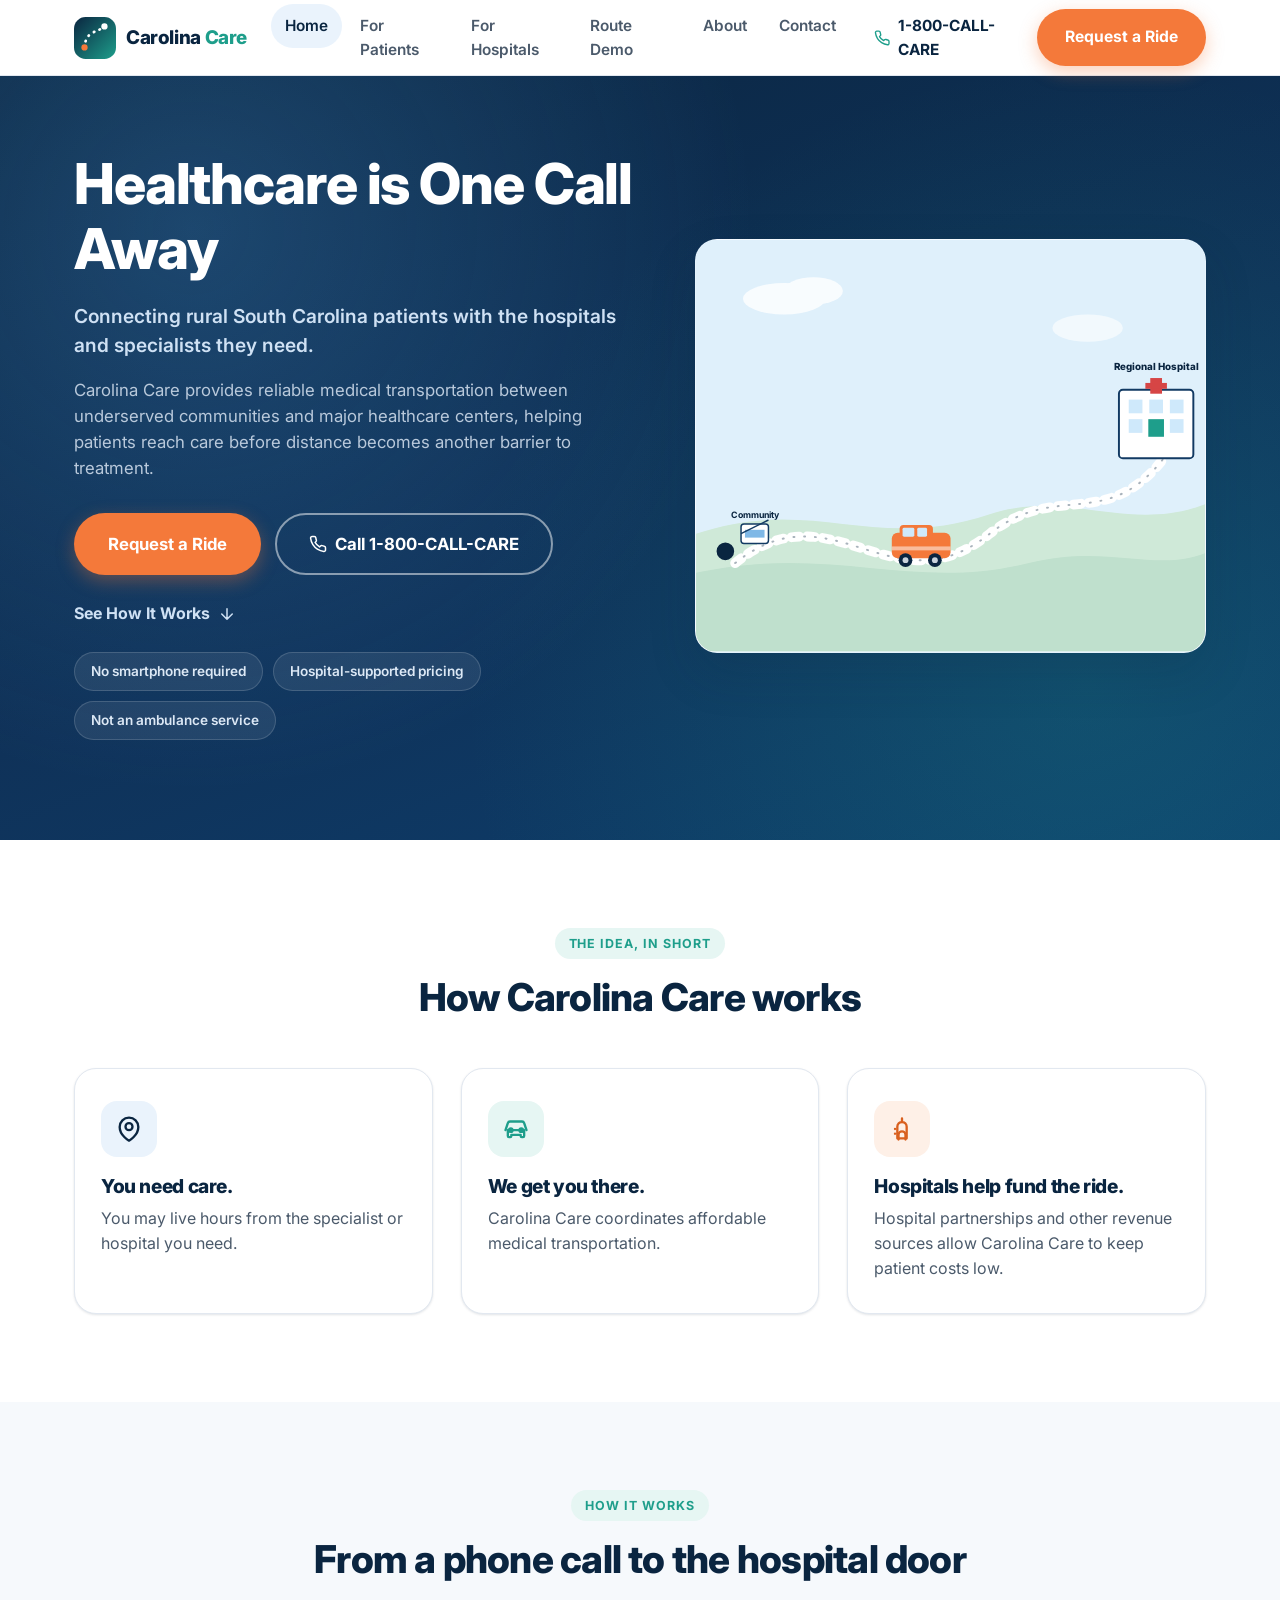
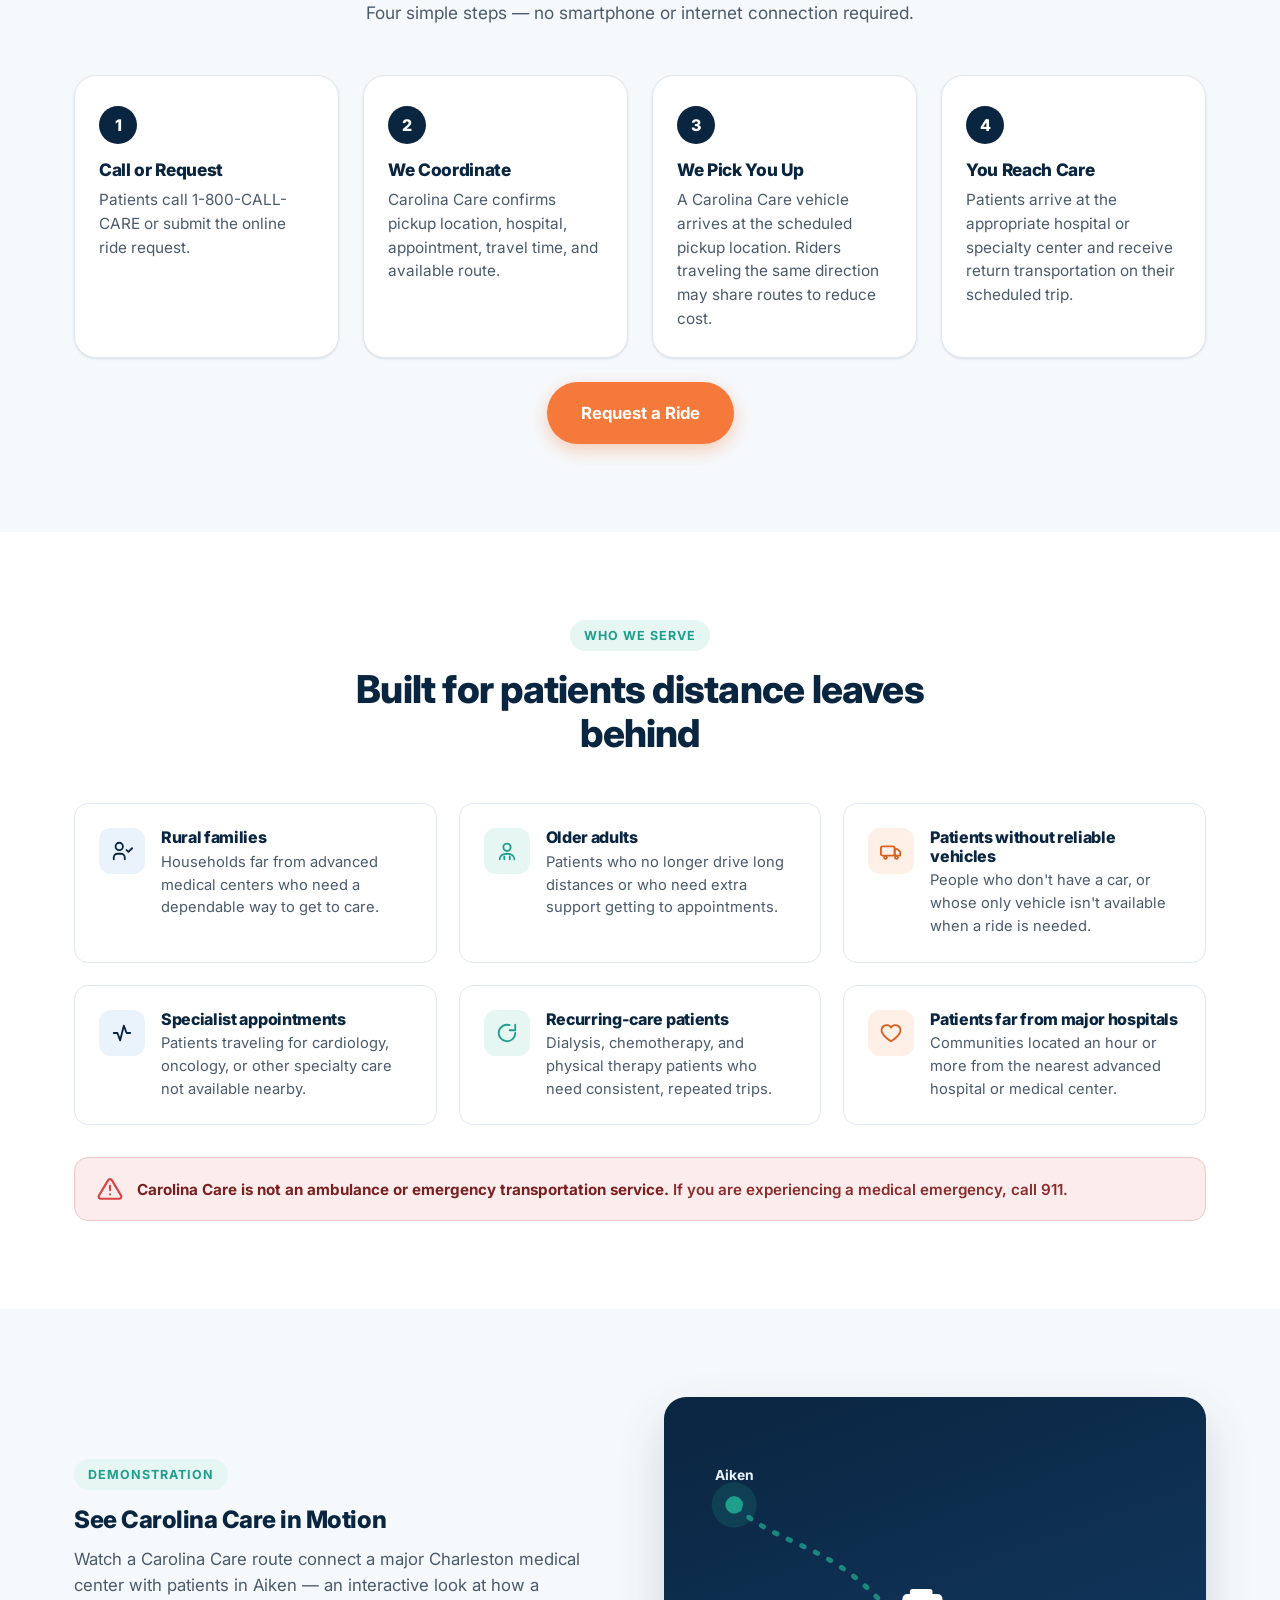
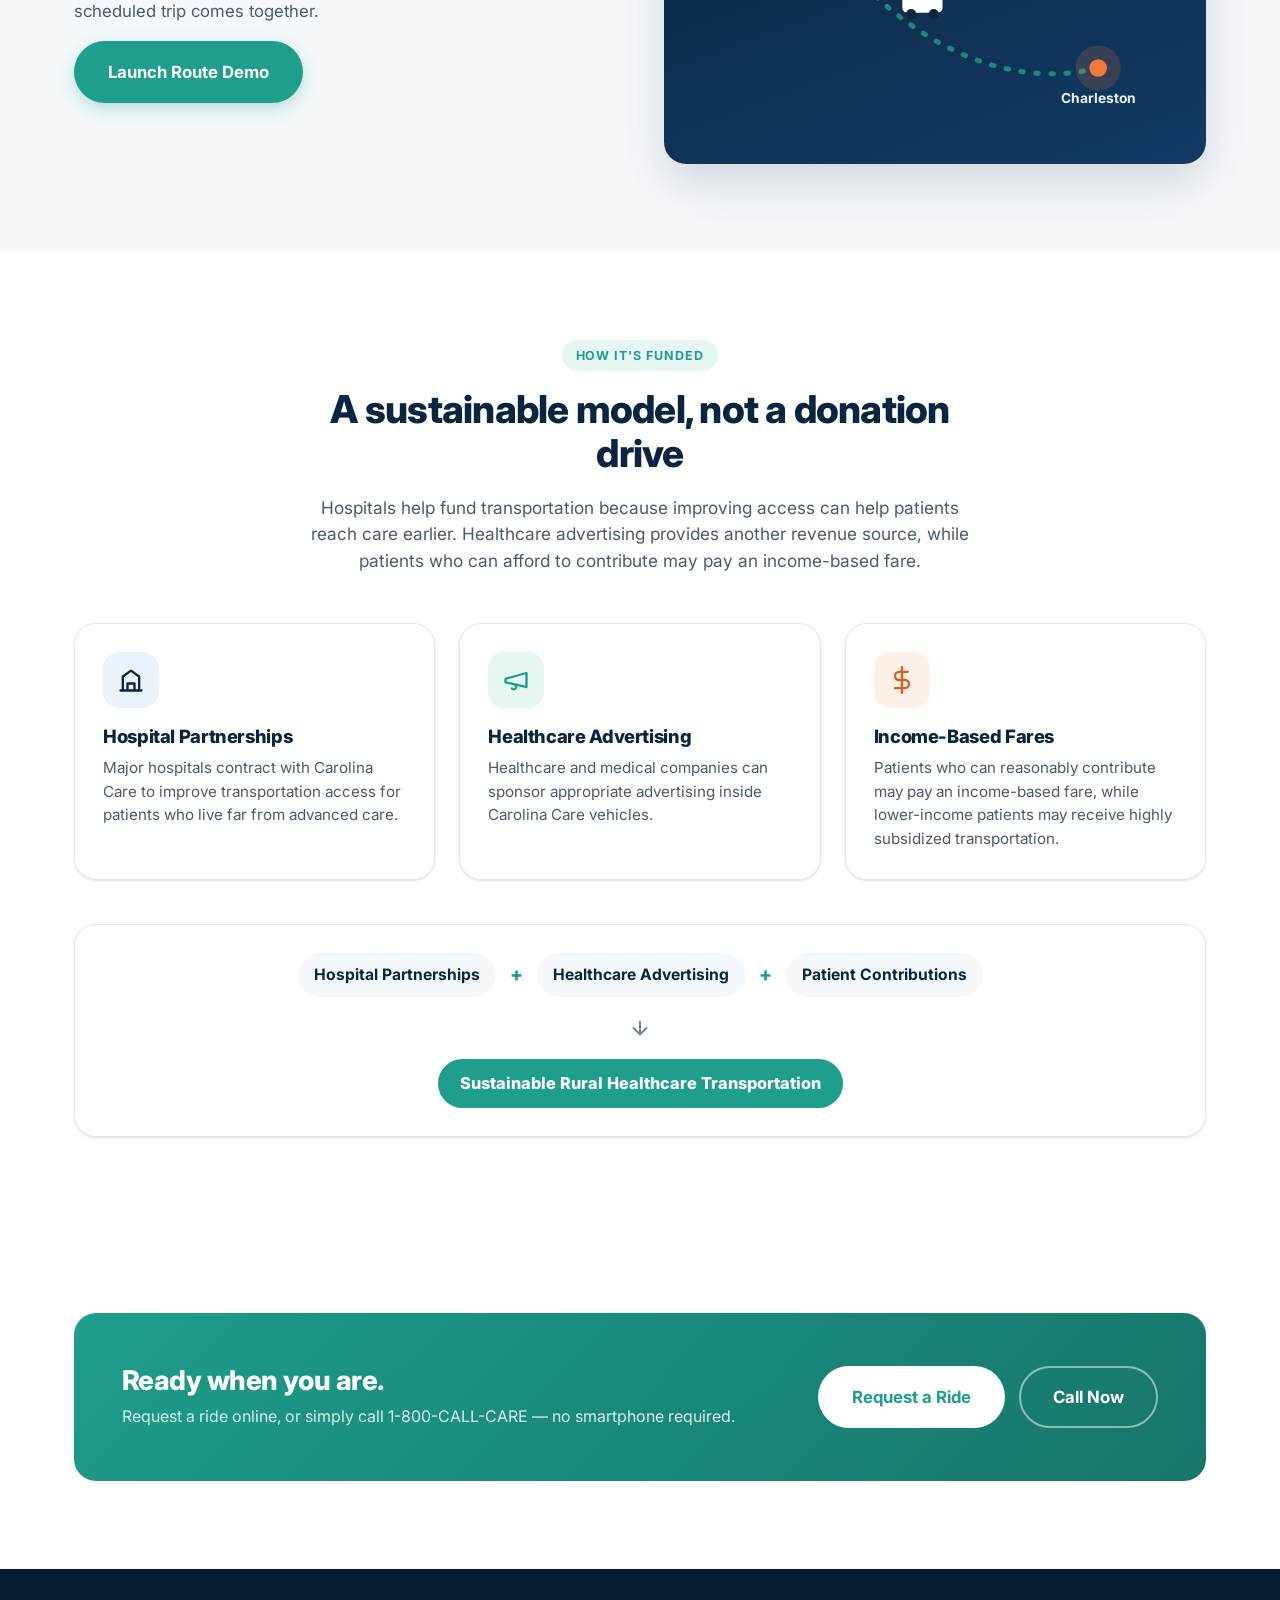
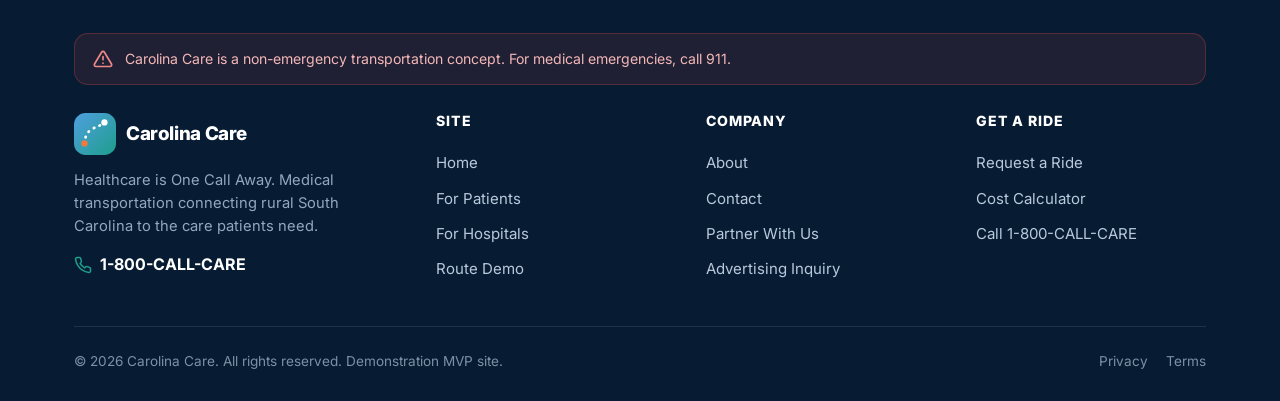
<file: index.html>
<!DOCTYPE html>
<html lang="en">
<head>
<meta charset="UTF-8" />
<meta name="viewport" content="width=device-width, initial-scale=1.0" />
<title>Carolina Care | Healthcare is One Call Away</title>
<meta name="description" content="Carolina Care connects rural and underserved South Carolina communities with hospitals and specialists through reliable, affordable medical transportation." />
<link rel="icon" type="image/svg+xml" href="assets/img/favicon.svg" />
<link rel="preconnect" href="https://fonts.googleapis.com" />
<link rel="preconnect" href="https://fonts.gstatic.com" crossorigin />
<link href="https://fonts.googleapis.com/css2?family=Inter:wght@400;500;600;700;800&display=swap" rel="stylesheet" />
<link rel="stylesheet" href="assets/css/styles.css" />
</head>
<body>
<a class="skip-link" href="#main">Skip to main content</a>

<!-- ===== Header ===== -->
<header class="site-header">
  <div class="container header-inner">
    <a class="brand" href="index.html" aria-label="Carolina Care home">
      <svg class="brand-logo" viewBox="0 0 40 40" fill="none" xmlns="http://www.w3.org/2000/svg" aria-hidden="true">
        <defs><linearGradient id="logoGrad" x1="0" y1="0" x2="40" y2="40" gradientUnits="userSpaceOnUse"><stop stop-color="#0A2540"/><stop offset="1" stop-color="#1E9E8B"/></linearGradient></defs>
        <rect width="40" height="40" rx="11" fill="url(#logoGrad)"/>
        <path d="M10 29C10 29 10 20 16 16C20.5 13 24 13 29 9" stroke="white" stroke-width="2.6" stroke-linecap="round" stroke-dasharray="0.5 5.5"/>
        <circle cx="10" cy="29" r="3" fill="#F4793A"/>
        <circle cx="29" cy="9" r="3" fill="white"/>
      </svg>
      <span class="brand-text">Carolina <span>Care</span></span>
    </a>
    <nav class="main-nav" aria-label="Primary">
      <ul>
        <li><a href="index.html">Home</a></li>
        <li><a href="patients.html">For Patients</a></li>
        <li><a href="hospitals.html">For Hospitals</a></li>
        <li><a href="route-demo.html">Route Demo</a></li>
        <li><a href="about.html">About</a></li>
        <li><a href="contact.html">Contact</a></li>
      </ul>
    </nav>
    <div class="header-actions">
      <a class="phone-link" href="tel:+18002255227">
        <svg viewBox="0 0 24 24" fill="none" stroke="currentColor" stroke-width="2" stroke-linecap="round" stroke-linejoin="round" aria-hidden="true"><path d="M22 16.92v3a2 2 0 0 1-2.18 2 19.79 19.79 0 0 1-8.63-3.07 19.5 19.5 0 0 1-6-6 19.79 19.79 0 0 1-3.07-8.67A2 2 0 0 1 4.11 2h3a2 2 0 0 1 2 1.72c.13.96.36 1.9.68 2.81a2 2 0 0 1-.45 2.11L8.09 9.91a16 16 0 0 0 6 6l1.27-1.27a2 2 0 0 1 2.11-.45c.9.32 1.85.55 2.81.68A2 2 0 0 1 22 16.92z"/></svg>
        1-800-CALL-CARE
      </a>
      <a class="btn btn-primary" href="patients.html#request">Request a Ride</a>
      <button class="hamburger" id="hamburger" aria-label="Open menu" aria-expanded="false" aria-controls="mobile-menu">
        <span></span><span></span><span></span>
      </button>
    </div>
  </div>
  <div class="mobile-menu" id="mobile-menu">
    <ul>
      <li><a href="index.html">Home</a></li>
      <li><a href="patients.html">For Patients</a></li>
      <li><a href="hospitals.html">For Hospitals</a></li>
      <li><a href="route-demo.html">Route Demo</a></li>
      <li><a href="about.html">About</a></li>
      <li><a href="contact.html">Contact</a></li>
    </ul>
    <a class="mobile-phone" href="tel:+18002255227">
      <svg viewBox="0 0 24 24" fill="none" stroke="currentColor" stroke-width="2" stroke-linecap="round" stroke-linejoin="round" aria-hidden="true"><path d="M22 16.92v3a2 2 0 0 1-2.18 2 19.79 19.79 0 0 1-8.63-3.07 19.5 19.5 0 0 1-6-6 19.79 19.79 0 0 1-3.07-8.67A2 2 0 0 1 4.11 2h3a2 2 0 0 1 2 1.72c.13.96.36 1.9.68 2.81a2 2 0 0 1-.45 2.11L8.09 9.91a16 16 0 0 0 6 6l1.27-1.27a2 2 0 0 1 2.11-.45c.9.32 1.85.55 2.81.68A2 2 0 0 1 22 16.92z"/></svg>
      1-800-CALL-CARE
    </a>
    <a class="btn btn-primary btn-block" href="patients.html#request">Request a Ride</a>
  </div>
</header>

<!-- ===== Mobile sticky CTA ===== -->
<div class="mobile-cta-bar">
  <a class="call" href="tel:+18002255227">
    <svg viewBox="0 0 24 24" fill="none" stroke="currentColor" stroke-width="2" stroke-linecap="round" stroke-linejoin="round" aria-hidden="true"><path d="M22 16.92v3a2 2 0 0 1-2.18 2 19.79 19.79 0 0 1-8.63-3.07 19.5 19.5 0 0 1-6-6 19.79 19.79 0 0 1-3.07-8.67A2 2 0 0 1 4.11 2h3a2 2 0 0 1 2 1.72c.13.96.36 1.9.68 2.81a2 2 0 0 1-.45 2.11L8.09 9.91a16 16 0 0 0 6 6l1.27-1.27a2 2 0 0 1 2.11-.45c.9.32 1.85.55 2.81.68A2 2 0 0 1 22 16.92z"/></svg>
    Call
  </a>
  <a class="request" href="patients.html#request">
    <svg viewBox="0 0 24 24" fill="none" stroke="currentColor" stroke-width="2" stroke-linecap="round" stroke-linejoin="round" aria-hidden="true"><path d="M3 12h18M3 12l6-6M3 12l6 6"/></svg>
    Request Ride
  </a>
</div>

<main id="main">

  <!-- ===== Hero ===== -->
  <section class="hero">
    <div class="container hero-grid">
      <div>
        <h1>Healthcare is One Call Away</h1>
        <p class="hero-sub">Connecting rural South Carolina patients with the hospitals and specialists they need.</p>
        <p class="hero-body">Carolina Care provides reliable medical transportation between underserved communities and major healthcare centers, helping patients reach care before distance becomes another barrier to treatment.</p>
        <div class="hero-actions">
          <a class="btn btn-primary btn-lg" href="patients.html#request">Request a Ride</a>
          <a class="btn btn-outline-light btn-lg" href="tel:+18002255227">
            <svg viewBox="0 0 24 24" fill="none" stroke="currentColor" stroke-width="2" stroke-linecap="round" stroke-linejoin="round" aria-hidden="true"><path d="M22 16.92v3a2 2 0 0 1-2.18 2 19.79 19.79 0 0 1-8.63-3.07 19.5 19.5 0 0 1-6-6 19.79 19.79 0 0 1-3.07-8.67A2 2 0 0 1 4.11 2h3a2 2 0 0 1 2 1.72c.13.96.36 1.9.68 2.81a2 2 0 0 1-.45 2.11L8.09 9.91a16 16 0 0 0 6 6l1.27-1.27a2 2 0 0 1 2.11-.45c.9.32 1.85.55 2.81.68A2 2 0 0 1 22 16.92z"/></svg>
            Call 1-800-CALL-CARE
          </a>
        </div>
        <a class="hero-tertiary" href="#how-it-works">
          See How It Works
          <svg viewBox="0 0 24 24" fill="none" stroke="currentColor" stroke-width="2" stroke-linecap="round" stroke-linejoin="round" aria-hidden="true"><path d="M12 5v14M19 12l-7 7-7-7"/></svg>
        </a>
        <div class="badge-row">
          <span class="stat-chip">No smartphone required</span>
          <span class="stat-chip">Hospital-supported pricing</span>
          <span class="stat-chip">Not an ambulance service</span>
        </div>
      </div>
      <div class="hero-visual">
        <div class="hero-scene">
          <svg viewBox="0 0 520 420" xmlns="http://www.w3.org/2000/svg" role="img" aria-label="Illustration of a Carolina Care van driving a South Carolina road from a rural community to a hospital">
            <rect width="520" height="420" fill="#dff0fb"/>
            <g class="cloud-drift" opacity="0.8">
              <ellipse cx="90" cy="60" rx="42" ry="16" fill="#ffffff"/>
              <ellipse cx="120" cy="52" rx="30" ry="14" fill="#ffffff"/>
            </g>
            <g class="cloud-drift" opacity="0.6" style="animation-delay:-6s">
              <ellipse cx="400" cy="90" rx="36" ry="14" fill="#ffffff"/>
            </g>
            <path d="M0 300 C 120 260, 180 320, 300 280 C 380 254, 440 300, 520 270 L520 420 L0 420 Z" fill="#cfe9d8"/>
            <path d="M0 340 C 140 310, 220 360, 340 330 C 420 310, 470 340, 520 320 L520 420 L0 420 Z" fill="#bfe0cd"/>
            <path class="route-dash" d="M40 330 C 140 250, 200 380, 300 300 C 370 245, 420 300, 480 220" stroke="#ffffff" stroke-width="10" fill="none" stroke-linecap="round"/>
            <path d="M40 330 C 140 250, 200 380, 300 300 C 370 245, 420 300, 480 220" stroke="#0a2540" stroke-width="2" fill="none" stroke-dasharray="1 10" stroke-linecap="round" opacity="0.35"/>
            <g transform="translate(30,318)">
              <circle r="8" fill="#0a2540"/>
              <circle class="pulse-dot" r="8" fill="none" stroke="#0a2540" stroke-width="2"/>
            </g>
            <g transform="translate(60,300)">
              <rect x="-14" y="-10" width="28" height="20" rx="3" fill="#ffffff" stroke="#123a63" stroke-width="1.5"/>
              <rect x="-10" y="-4" width="20" height="8" fill="#7fb8e6"/>
              <path d="M-14 0 L14 -14" stroke="#123a63" stroke-width="1.5"/>
              <text x="0" y="-16" text-anchor="middle" font-size="9" fill="#0a2540" font-weight="700" font-family="Inter, sans-serif">Community</text>
            </g>
            <g class="van-float" transform="translate(230,315)">
              <rect x="-30" y="-16" width="60" height="26" rx="6" fill="#f4793a"/>
              <rect x="-22" y="-24" width="34" height="14" rx="4" fill="#f4793a"/>
              <rect x="-19" y="-21" width="12" height="9" rx="1.5" fill="#cfe9fb"/>
              <rect x="-4" y="-21" width="10" height="9" rx="1.5" fill="#cfe9fb"/>
              <circle cx="-16" cy="12" r="7" fill="#0a2540"/>
              <circle cx="14" cy="12" r="7" fill="#0a2540"/>
              <circle cx="-16" cy="12" r="3" fill="#c9d3dc"/>
              <circle cx="14" cy="12" r="3" fill="#c9d3dc"/>
              <rect x="-30" y="-2" width="60" height="4" fill="#ffffff" opacity="0.5"/>
            </g>
            <g transform="translate(470,205)">
              <rect x="-38" y="-52" width="76" height="70" rx="4" fill="#ffffff" stroke="#123a63" stroke-width="2"/>
              <rect x="-28" y="-42" width="14" height="14" fill="#cfe9fb"/>
              <rect x="-7" y="-42" width="14" height="14" fill="#cfe9fb"/>
              <rect x="14" y="-42" width="14" height="14" fill="#cfe9fb"/>
              <rect x="-28" y="-22" width="14" height="14" fill="#cfe9fb"/>
              <rect x="14" y="-22" width="14" height="14" fill="#cfe9fb"/>
              <rect x="-8" y="-22" width="16" height="18" fill="#1e9e8b"/>
              <rect x="-6" y="-64" width="12" height="16" fill="#d64545"/>
              <rect x="-11" y="-59" width="22" height="6" fill="#d64545"/>
              <text x="0" y="-72" text-anchor="middle" font-size="10" fill="#0a2540" font-weight="800" font-family="Inter, sans-serif">Regional Hospital</text>
            </g>
          </svg>
        </div>
      </div>
    </div>
  </section>

  <!-- ===== Quick Explanation ===== -->
  <section class="section">
    <div class="container">
      <div class="section-head">
        <span class="eyebrow">The idea, in short</span>
        <h2>How Carolina Care works</h2>
      </div>
      <div class="trio-grid">
        <div class="trio-card reveal">
          <div class="icon-badge navy">
            <svg viewBox="0 0 24 24" fill="none" stroke="currentColor" stroke-width="2" stroke-linecap="round" stroke-linejoin="round"><path d="M12 22s8-4.5 8-11.8A8 8 0 0 0 4 10.2C4 17.5 12 22 12 22z"/><circle cx="12" cy="10" r="3"/></svg>
          </div>
          <h3>You need care.</h3>
          <p>You may live hours from the specialist or hospital you need.</p>
        </div>
        <div class="trio-card reveal" style="transition-delay:0.08s">
          <div class="icon-badge teal">
            <svg viewBox="0 0 24 24" fill="none" stroke="currentColor" stroke-width="2" stroke-linecap="round" stroke-linejoin="round"><path d="M3 13l2-6a2 2 0 0 1 2-1.4h10A2 2 0 0 1 19 7l2 6"/><path d="M5 13h14v5a1 1 0 0 1-1 1h-1a1 1 0 0 1-1-1v-1H8v1a1 1 0 0 1-1 1H6a1 1 0 0 1-1-1z"/><circle cx="7.5" cy="13" r="1.5"/><circle cx="16.5" cy="13" r="1.5"/></svg>
          </div>
          <h3>We get you there.</h3>
          <p>Carolina Care coordinates affordable medical transportation.</p>
        </div>
        <div class="trio-card reveal" style="transition-delay:0.16s">
          <div class="icon-badge accent">
            <svg viewBox="0 0 24 24" fill="none" stroke="currentColor" stroke-width="2" stroke-linecap="round" stroke-linejoin="round"><path d="M6 12h.01M6 16h.01M12 3v3m0 0a4 4 0 0 1 4 4v10H8V10a4 4 0 0 1 4-4z"/><path d="M9 21v-4a3 3 0 0 1 6 0v4"/></svg>
          </div>
          <h3>Hospitals help fund the ride.</h3>
          <p>Hospital partnerships and other revenue sources allow Carolina Care to keep patient costs low.</p>
        </div>
      </div>
    </div>
  </section>

  <!-- ===== How It Works ===== -->
  <section class="section section-alt" id="how-it-works">
    <div class="container">
      <div class="section-head">
        <span class="eyebrow">How it works</span>
        <h2>From a phone call to the hospital door</h2>
        <p>Four simple steps — no smartphone or internet connection required.</p>
      </div>
      <div class="steps-grid">
        <div class="step-card reveal">
          <span class="step-num">1</span>
          <h3>Call or Request</h3>
          <p>Patients call 1-800-CALL-CARE or submit the online ride request.</p>
        </div>
        <div class="step-card reveal" style="transition-delay:0.06s">
          <span class="step-num">2</span>
          <h3>We Coordinate</h3>
          <p>Carolina Care confirms pickup location, hospital, appointment, travel time, and available route.</p>
        </div>
        <div class="step-card reveal" style="transition-delay:0.12s">
          <span class="step-num">3</span>
          <h3>We Pick You Up</h3>
          <p>A Carolina Care vehicle arrives at the scheduled pickup location. Riders traveling the same direction may share routes to reduce cost.</p>
        </div>
        <div class="step-card reveal" style="transition-delay:0.18s">
          <span class="step-num">4</span>
          <h3>You Reach Care</h3>
          <p>Patients arrive at the appropriate hospital or specialty center and receive return transportation on their scheduled trip.</p>
        </div>
      </div>
      <div class="text-center mt-24">
        <a class="btn btn-primary btn-lg" href="patients.html#request">Request a Ride</a>
      </div>
    </div>
  </section>

  <!-- ===== Who We Serve ===== -->
  <section class="section">
    <div class="container">
      <div class="section-head">
        <span class="eyebrow">Who we serve</span>
        <h2>Built for patients distance leaves behind</h2>
      </div>
      <div class="serve-grid">
        <div class="serve-card reveal">
          <div class="icon-badge navy"><svg viewBox="0 0 24 24" fill="none" stroke="currentColor" stroke-width="2" stroke-linecap="round" stroke-linejoin="round"><path d="M3 21v-2a4 4 0 0 1 4-4h4a4 4 0 0 1 4 4v2"/><circle cx="9" cy="7" r="4"/><path d="M17 11l2 2 4-4"/></svg></div>
          <div><h4>Rural families</h4><p>Households far from advanced medical centers who need a dependable way to get to care.</p></div>
        </div>
        <div class="serve-card reveal" style="transition-delay:0.05s">
          <div class="icon-badge teal"><svg viewBox="0 0 24 24" fill="none" stroke="currentColor" stroke-width="2" stroke-linecap="round" stroke-linejoin="round"><circle cx="12" cy="8" r="4"/><path d="M4 21c0-4 4-6 8-6s8 2 8 6"/><path d="M9 21v-3M15 21v-3"/></svg></div>
          <div><h4>Older adults</h4><p>Patients who no longer drive long distances or who need extra support getting to appointments.</p></div>
        </div>
        <div class="serve-card reveal" style="transition-delay:0.1s">
          <div class="icon-badge accent"><svg viewBox="0 0 24 24" fill="none" stroke="currentColor" stroke-width="2" stroke-linecap="round" stroke-linejoin="round"><rect x="1" y="7" width="15" height="10" rx="2"/><path d="M16 10h3l3 3v4h-6z"/><circle cx="6" cy="19" r="1.6"/><circle cx="18" cy="19" r="1.6"/></svg></div>
          <div><h4>Patients without reliable vehicles</h4><p>People who don't have a car, or whose only vehicle isn't available when a ride is needed.</p></div>
        </div>
        <div class="serve-card reveal" style="transition-delay:0.15s">
          <div class="icon-badge navy"><svg viewBox="0 0 24 24" fill="none" stroke="currentColor" stroke-width="2" stroke-linecap="round" stroke-linejoin="round"><path d="M3 12h4l3 8 4-16 3 8h4"/></svg></div>
          <div><h4>Specialist appointments</h4><p>Patients traveling for cardiology, oncology, or other specialty care not available nearby.</p></div>
        </div>
        <div class="serve-card reveal" style="transition-delay:0.2s">
          <div class="icon-badge teal"><svg viewBox="0 0 24 24" fill="none" stroke="currentColor" stroke-width="2" stroke-linecap="round" stroke-linejoin="round"><path d="M21 12a9 9 0 1 1-6.2-8.56"/><path d="M21 3v6h-6"/></svg></div>
          <div><h4>Recurring-care patients</h4><p>Dialysis, chemotherapy, and physical therapy patients who need consistent, repeated trips.</p></div>
        </div>
        <div class="serve-card reveal" style="transition-delay:0.25s">
          <div class="icon-badge accent"><svg viewBox="0 0 24 24" fill="none" stroke="currentColor" stroke-width="2" stroke-linecap="round" stroke-linejoin="round"><path d="M12 21s-7-4.35-9.5-9A5.5 5.5 0 0 1 12 6a5.5 5.5 0 0 1 9.5 6c-2.5 4.65-9.5 9-9.5 9z"/></svg></div>
          <div><h4>Patients far from major hospitals</h4><p>Communities located an hour or more from the nearest advanced hospital or medical center.</p></div>
        </div>
      </div>
      <div class="emergency-note reveal">
        <svg viewBox="0 0 24 24" fill="none" stroke="currentColor" stroke-width="2" stroke-linecap="round" stroke-linejoin="round" aria-hidden="true"><path d="M10.29 3.86L1.82 18a2 2 0 0 0 1.71 3h16.94a2 2 0 0 0 1.71-3L13.71 3.86a2 2 0 0 0-3.42 0z"/><path d="M12 9v4M12 17h.01"/></svg>
        <span><strong>Carolina Care is not an ambulance or emergency transportation service.</strong> If you are experiencing a medical emergency, call 911.</span>
      </div>
    </div>
  </section>

  <!-- ===== Route Demo Preview ===== -->
  <section class="section section-alt">
    <div class="container route-preview">
      <div class="route-preview-copy reveal">
        <span class="eyebrow">Demonstration</span>
        <h2>See Carolina Care in Motion</h2>
        <p>Watch a Carolina Care route connect a major Charleston medical center with patients in Aiken — an interactive look at how a scheduled trip comes together.</p>
        <a class="btn btn-teal btn-lg" href="route-demo.html">Launch Route Demo</a>
      </div>
      <div class="mini-route-card reveal" style="transition-delay:0.1s">
        <svg viewBox="0 0 400 260" xmlns="http://www.w3.org/2000/svg" role="img" aria-label="Preview of the Charleston to Aiken route animation">
          <path d="M330 200 C 250 220, 180 170, 150 140 C 110 100, 70 100, 40 70" stroke="#1e9e8b" stroke-width="4" fill="none" stroke-linecap="round" stroke-dasharray="2 10" opacity="0.8"/>
          <g transform="translate(330,200)">
            <circle r="18" fill="rgba(244,121,58,0.18)"/>
            <circle r="7" fill="#f4793a"/>
          </g>
          <g transform="translate(40,70)">
            <circle r="18" fill="rgba(30,158,139,0.18)"/>
            <circle r="7" fill="#1e9e8b"/>
          </g>
          <g class="van-float" transform="translate(190,150)">
            <rect x="-16" y="-9" width="32" height="15" rx="4" fill="#ffffff"/>
            <rect x="-10" y="-13" width="18" height="8" rx="2" fill="#ffffff"/>
            <circle cx="-9" cy="7" r="4" fill="#0a2540"/>
            <circle cx="9" cy="7" r="4" fill="#0a2540"/>
          </g>
          <text x="330" y="228" text-anchor="middle" fill="#eaf3fc" font-size="11" font-weight="700" font-family="Inter, sans-serif">Charleston</text>
          <text x="40" y="50" text-anchor="middle" fill="#eaf3fc" font-size="11" font-weight="700" font-family="Inter, sans-serif">Aiken</text>
        </svg>
      </div>
    </div>
  </section>

  <!-- ===== Business Model ===== -->
  <section class="section">
    <div class="container">
      <div class="section-head">
        <span class="eyebrow">How it's funded</span>
        <h2>A sustainable model, not a donation drive</h2>
        <p>Hospitals help fund transportation because improving access can help patients reach care earlier. Healthcare advertising provides another revenue source, while patients who can afford to contribute may pay an income-based fare.</p>
      </div>
      <div class="model-grid">
        <div class="info-card model-card reveal">
          <div class="icon-badge navy"><svg viewBox="0 0 24 24" fill="none" stroke="currentColor" stroke-width="2" stroke-linecap="round" stroke-linejoin="round"><path d="M3 21h18M5 21V9l7-5 7 5v12M9 21v-6h6v6"/></svg></div>
          <h3>Hospital Partnerships</h3>
          <p>Major hospitals contract with Carolina Care to improve transportation access for patients who live far from advanced care.</p>
        </div>
        <div class="info-card model-card reveal" style="transition-delay:0.08s">
          <div class="icon-badge teal"><svg viewBox="0 0 24 24" fill="none" stroke="currentColor" stroke-width="2" stroke-linecap="round" stroke-linejoin="round"><path d="M3 11l18-5v12L3 14v-3z"/><path d="M11.6 16.8a2 2 0 1 1-3.2 2.4"/></svg></div>
          <h3>Healthcare Advertising</h3>
          <p>Healthcare and medical companies can sponsor appropriate advertising inside Carolina Care vehicles.</p>
        </div>
        <div class="info-card model-card reveal" style="transition-delay:0.16s">
          <div class="icon-badge accent"><svg viewBox="0 0 24 24" fill="none" stroke="currentColor" stroke-width="2" stroke-linecap="round" stroke-linejoin="round"><path d="M12 1v22M17 5H9.5a3.5 3.5 0 0 0 0 7h5a3.5 3.5 0 0 1 0 7H6"/></svg></div>
          <h3>Income-Based Fares</h3>
          <p>Patients who can reasonably contribute may pay an income-based fare, while lower-income patients may receive highly subsidized transportation.</p>
        </div>
      </div>
      <div class="equation reveal">
        <span class="eq-item">Hospital Partnerships</span>
        <span class="eq-plus">+</span>
        <span class="eq-item">Healthcare Advertising</span>
        <span class="eq-plus">+</span>
        <span class="eq-item">Patient Contributions</span>
        <span class="eq-arrow-row">
          <svg width="22" height="22" viewBox="0 0 24 24" fill="none" stroke="currentColor" stroke-width="2" stroke-linecap="round" stroke-linejoin="round"><path d="M12 5v14M19 12l-7 7-7-7"/></svg>
        </span>
        <span class="eq-result">Sustainable Rural Healthcare Transportation</span>
      </div>
    </div>
  </section>

  <!-- ===== CTA Banner ===== -->
  <section class="section">
    <div class="container">
      <div class="cta-banner reveal">
        <div>
          <h2>Ready when you are.</h2>
          <p>Request a ride online, or simply call 1-800-CALL-CARE — no smartphone required.</p>
        </div>
        <div class="hero-actions" style="margin-bottom:0">
          <a class="btn btn-primary btn-lg" href="patients.html#request">Request a Ride</a>
          <a class="btn btn-outline-light btn-lg" href="tel:+18002255227">Call Now</a>
        </div>
      </div>
    </div>
  </section>

</main>

<!-- ===== Footer ===== -->
<footer class="site-footer">
  <div class="container">
    <div class="footer-emergency">
      <svg viewBox="0 0 24 24" fill="none" stroke="currentColor" stroke-width="2" stroke-linecap="round" stroke-linejoin="round" aria-hidden="true"><path d="M10.29 3.86L1.82 18a2 2 0 0 0 1.71 3h16.94a2 2 0 0 0 1.71-3L13.71 3.86a2 2 0 0 0-3.42 0z"/><path d="M12 9v4M12 17h.01"/></svg>
      Carolina Care is a non-emergency transportation concept. For medical emergencies, call 911.
    </div>
    <div class="footer-grid">
      <div class="footer-brand">
        <a class="brand" href="index.html" aria-label="Carolina Care home">
          <svg class="brand-logo" viewBox="0 0 40 40" fill="none" xmlns="http://www.w3.org/2000/svg" aria-hidden="true">
            <defs><linearGradient id="logoGradFooter" x1="0" y1="0" x2="40" y2="40" gradientUnits="userSpaceOnUse"><stop stop-color="#4f9fe0"/><stop offset="1" stop-color="#1e9e8b"/></linearGradient></defs>
            <rect width="40" height="40" rx="11" fill="url(#logoGradFooter)"/>
            <path d="M10 29C10 29 10 20 16 16C20.5 13 24 13 29 9" stroke="white" stroke-width="2.6" stroke-linecap="round" stroke-dasharray="0.5 5.5"/>
            <circle cx="10" cy="29" r="3" fill="#f4793a"/>
            <circle cx="29" cy="9" r="3" fill="white"/>
          </svg>
          <span class="brand-text">Carolina Care</span>
        </a>
        <p>Healthcare is One Call Away. Medical transportation connecting rural South Carolina to the care patients need.</p>
        <a class="footer-phone" href="tel:+18002255227">
          <svg viewBox="0 0 24 24" fill="none" stroke="currentColor" stroke-width="2" stroke-linecap="round" stroke-linejoin="round" aria-hidden="true"><path d="M22 16.92v3a2 2 0 0 1-2.18 2 19.79 19.79 0 0 1-8.63-3.07 19.5 19.5 0 0 1-6-6 19.79 19.79 0 0 1-3.07-8.67A2 2 0 0 1 4.11 2h3a2 2 0 0 1 2 1.72c.13.96.36 1.9.68 2.81a2 2 0 0 1-.45 2.11L8.09 9.91a16 16 0 0 0 6 6l1.27-1.27a2 2 0 0 1 2.11-.45c.9.32 1.85.55 2.81.68A2 2 0 0 1 22 16.92z"/></svg>
          1-800-CALL-CARE
        </a>
      </div>
      <div class="footer-col">
        <h4>Site</h4>
        <a href="index.html">Home</a>
        <a href="patients.html">For Patients</a>
        <a href="hospitals.html">For Hospitals</a>
        <a href="route-demo.html">Route Demo</a>
      </div>
      <div class="footer-col">
        <h4>Company</h4>
        <a href="about.html">About</a>
        <a href="contact.html">Contact</a>
        <a href="hospitals.html#partner">Partner With Us</a>
        <a href="contact.html#advertising">Advertising Inquiry</a>
      </div>
      <div class="footer-col">
        <h4>Get a Ride</h4>
        <a href="patients.html#request">Request a Ride</a>
        <a href="patients.html#calculator">Cost Calculator</a>
        <a href="tel:+18002255227">Call 1-800-CALL-CARE</a>
      </div>
    </div>
    <div class="footer-bottom">
      <span>&copy; <span data-year></span> Carolina Care. All rights reserved. Demonstration MVP site.</span>
      <div class="legal-links">
        <a href="privacy.html">Privacy</a>
        <a href="terms.html">Terms</a>
      </div>
    </div>
  </div>
</footer>

<script src="assets/js/main.js"></script>
</body>
</html>
</file>
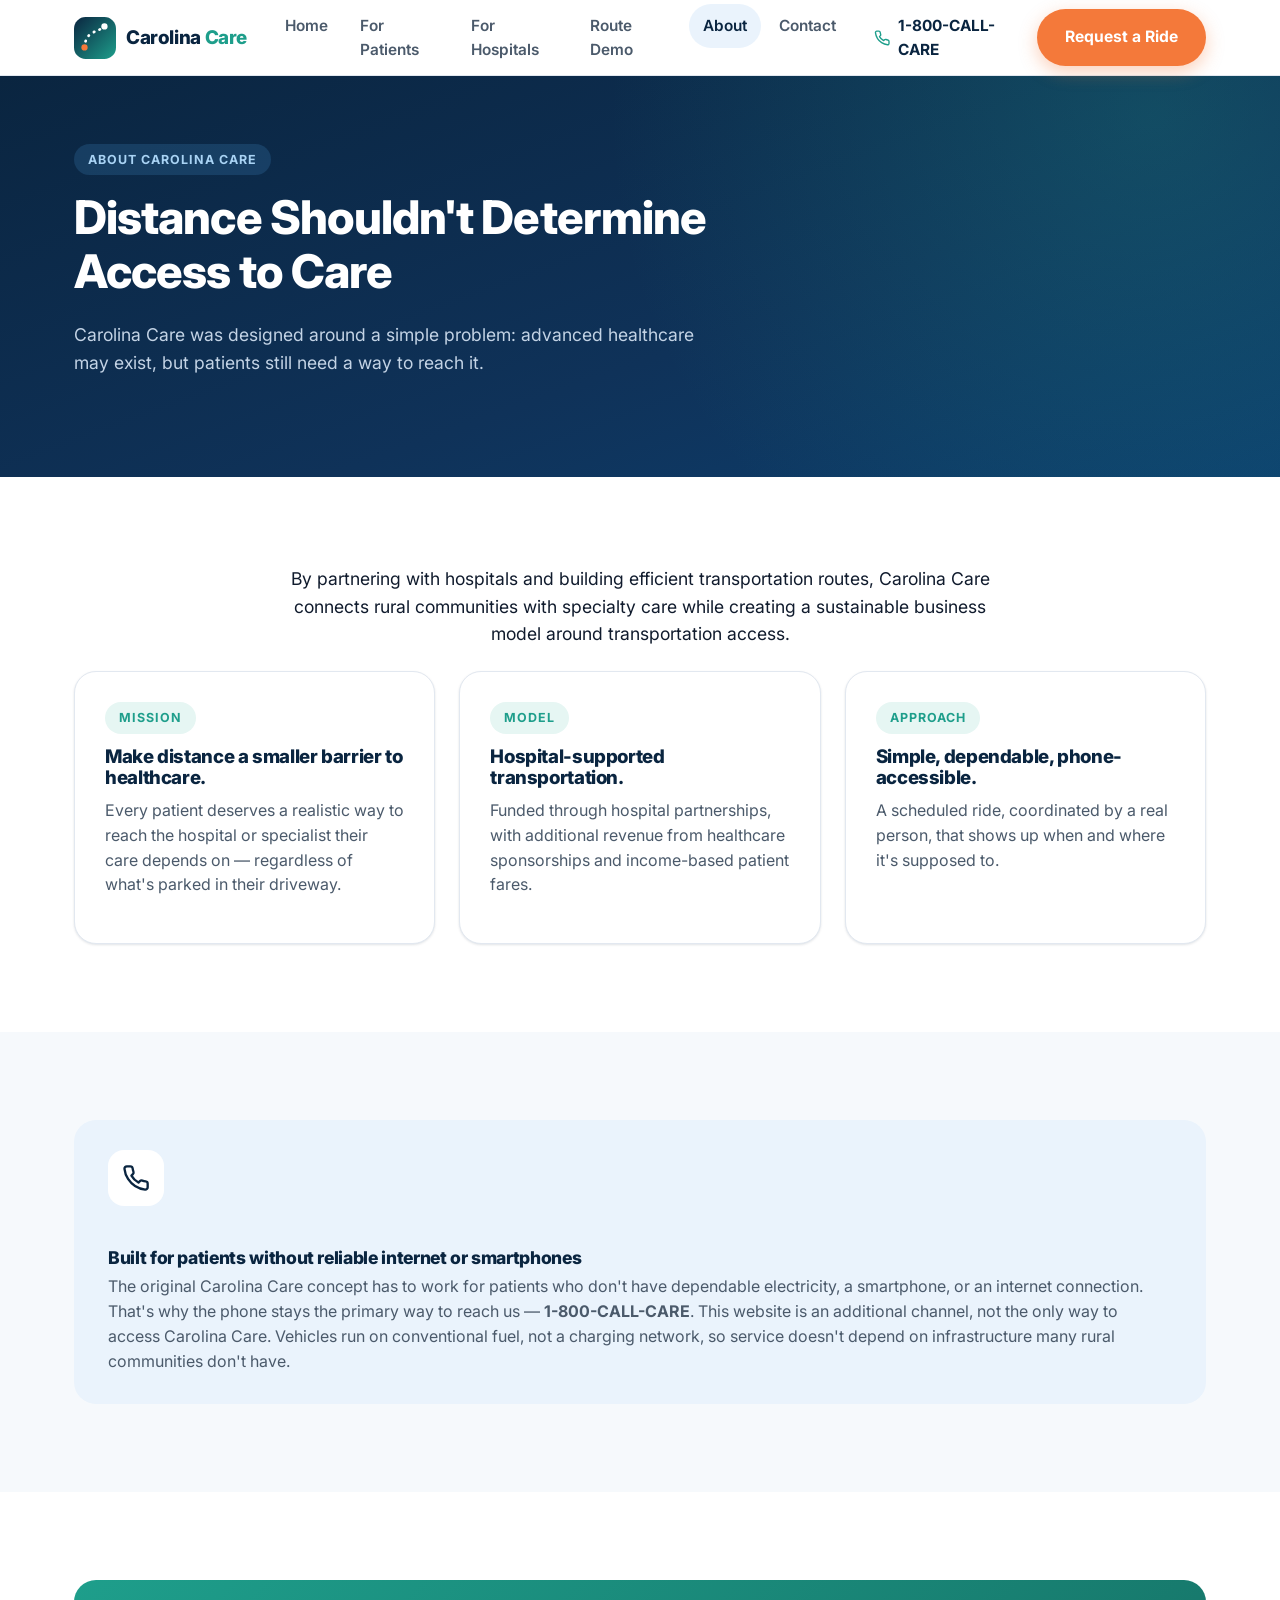
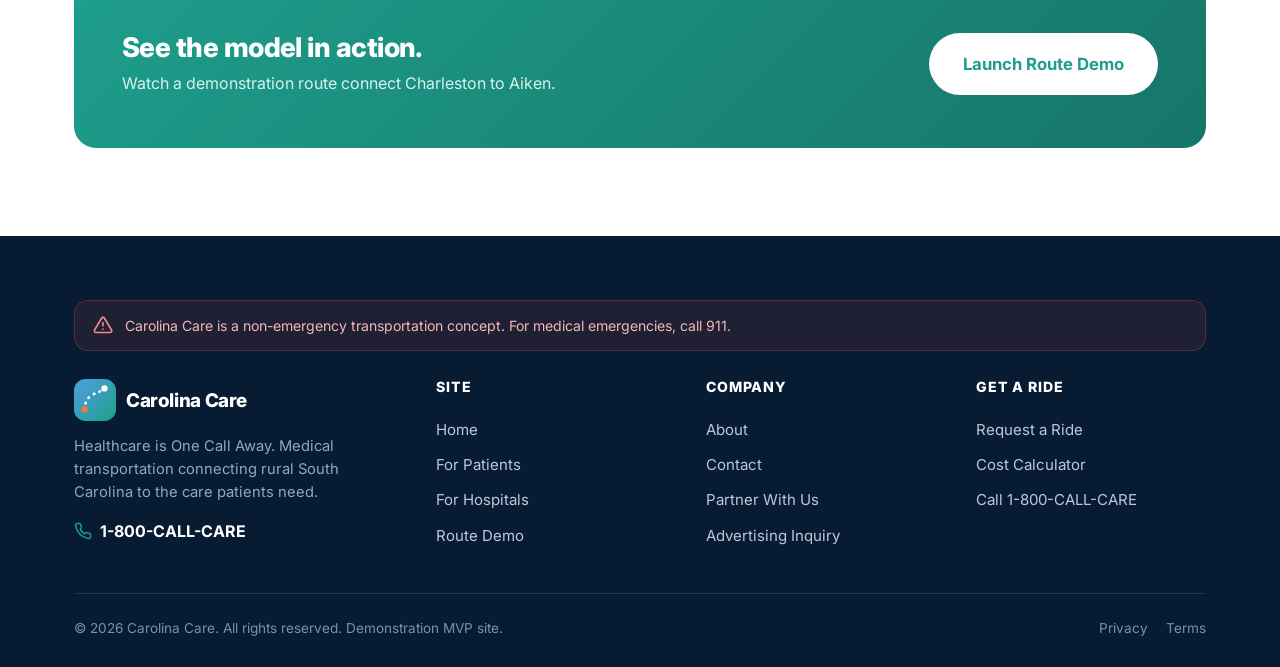
<file: about.html>
<!DOCTYPE html>
<html lang="en">
<head>
<meta charset="UTF-8" />
<meta name="viewport" content="width=device-width, initial-scale=1.0" />
<title>About | Carolina Care</title>
<meta name="description" content="Carolina Care was built around a simple idea: distance shouldn't determine access to care. Learn about our mission, model, and approach." />
<link rel="icon" type="image/svg+xml" href="assets/img/favicon.svg" />
<link rel="preconnect" href="https://fonts.googleapis.com" />
<link rel="preconnect" href="https://fonts.gstatic.com" crossorigin />
<link href="https://fonts.googleapis.com/css2?family=Inter:wght@400;500;600;700;800&display=swap" rel="stylesheet" />
<link rel="stylesheet" href="assets/css/styles.css" />
</head>
<body>
<a class="skip-link" href="#main">Skip to main content</a>

<header class="site-header">
  <div class="container header-inner">
    <a class="brand" href="index.html" aria-label="Carolina Care home">
      <svg class="brand-logo" viewBox="0 0 40 40" fill="none" xmlns="http://www.w3.org/2000/svg" aria-hidden="true">
        <defs><linearGradient id="logoGrad" x1="0" y1="0" x2="40" y2="40" gradientUnits="userSpaceOnUse"><stop stop-color="#0A2540"/><stop offset="1" stop-color="#1E9E8B"/></linearGradient></defs>
        <rect width="40" height="40" rx="11" fill="url(#logoGrad)"/>
        <path d="M10 29C10 29 10 20 16 16C20.5 13 24 13 29 9" stroke="white" stroke-width="2.6" stroke-linecap="round" stroke-dasharray="0.5 5.5"/>
        <circle cx="10" cy="29" r="3" fill="#F4793A"/>
        <circle cx="29" cy="9" r="3" fill="white"/>
      </svg>
      <span class="brand-text">Carolina <span>Care</span></span>
    </a>
    <nav class="main-nav" aria-label="Primary">
      <ul>
        <li><a href="index.html">Home</a></li>
        <li><a href="patients.html">For Patients</a></li>
        <li><a href="hospitals.html">For Hospitals</a></li>
        <li><a href="route-demo.html">Route Demo</a></li>
        <li><a href="about.html">About</a></li>
        <li><a href="contact.html">Contact</a></li>
      </ul>
    </nav>
    <div class="header-actions">
      <a class="phone-link" href="tel:+18002255227">
        <svg viewBox="0 0 24 24" fill="none" stroke="currentColor" stroke-width="2" stroke-linecap="round" stroke-linejoin="round"><path d="M22 16.92v3a2 2 0 0 1-2.18 2 19.79 19.79 0 0 1-8.63-3.07 19.5 19.5 0 0 1-6-6 19.79 19.79 0 0 1-3.07-8.67A2 2 0 0 1 4.11 2h3a2 2 0 0 1 2 1.72c.13.96.36 1.9.68 2.81a2 2 0 0 1-.45 2.11L8.09 9.91a16 16 0 0 0 6 6l1.27-1.27a2 2 0 0 1 2.11-.45c.9.32 1.85.55 2.81.68A2 2 0 0 1 22 16.92z"/></svg>
        1-800-CALL-CARE
      </a>
      <a class="btn btn-primary" href="patients.html#request">Request a Ride</a>
      <button class="hamburger" id="hamburger" aria-label="Open menu" aria-expanded="false" aria-controls="mobile-menu">
        <span></span><span></span><span></span>
      </button>
    </div>
  </div>
  <div class="mobile-menu" id="mobile-menu">
    <ul>
      <li><a href="index.html">Home</a></li>
      <li><a href="patients.html">For Patients</a></li>
      <li><a href="hospitals.html">For Hospitals</a></li>
      <li><a href="route-demo.html">Route Demo</a></li>
      <li><a href="about.html">About</a></li>
      <li><a href="contact.html">Contact</a></li>
    </ul>
    <a class="mobile-phone" href="tel:+18002255227">
      <svg viewBox="0 0 24 24" fill="none" stroke="currentColor" stroke-width="2" stroke-linecap="round" stroke-linejoin="round"><path d="M22 16.92v3a2 2 0 0 1-2.18 2 19.79 19.79 0 0 1-8.63-3.07 19.5 19.5 0 0 1-6-6 19.79 19.79 0 0 1-3.07-8.67A2 2 0 0 1 4.11 2h3a2 2 0 0 1 2 1.72c.13.96.36 1.9.68 2.81a2 2 0 0 1-.45 2.11L8.09 9.91a16 16 0 0 0 6 6l1.27-1.27a2 2 0 0 1 2.11-.45c.9.32 1.85.55 2.81.68A2 2 0 0 1 22 16.92z"/></svg>
      1-800-CALL-CARE
    </a>
    <a class="btn btn-primary btn-block" href="patients.html#request">Request a Ride</a>
  </div>
</header>

<div class="mobile-cta-bar">
  <a class="call" href="tel:+18002255227">
    <svg viewBox="0 0 24 24" fill="none" stroke="currentColor" stroke-width="2" stroke-linecap="round" stroke-linejoin="round"><path d="M22 16.92v3a2 2 0 0 1-2.18 2 19.79 19.79 0 0 1-8.63-3.07 19.5 19.5 0 0 1-6-6 19.79 19.79 0 0 1-3.07-8.67A2 2 0 0 1 4.11 2h3a2 2 0 0 1 2 1.72c.13.96.36 1.9.68 2.81a2 2 0 0 1-.45 2.11L8.09 9.91a16 16 0 0 0 6 6l1.27-1.27a2 2 0 0 1 2.11-.45c.9.32 1.85.55 2.81.68A2 2 0 0 1 22 16.92z"/></svg>
    Call
  </a>
  <a class="request" href="patients.html#request">
    <svg viewBox="0 0 24 24" fill="none" stroke="currentColor" stroke-width="2" stroke-linecap="round" stroke-linejoin="round"><path d="M3 12h18M3 12l6-6M3 12l6 6"/></svg>
    Request Ride
  </a>
</div>

<main id="main">

  <section class="page-hero">
    <div class="container">
      <span class="eyebrow" style="background:rgba(79,159,224,0.18);color:#a9d3f4">About Carolina Care</span>
      <h1>Distance Shouldn't Determine Access to Care</h1>
      <p>Carolina Care was designed around a simple problem: advanced healthcare may exist, but patients still need a way to reach it.</p>
    </div>
  </section>

  <section class="section">
    <div class="container">
      <div class="legal-content text-center" style="max-width:720px;">
        <p style="font-size:1.1rem;color:var(--text);">By partnering with hospitals and building efficient transportation routes, Carolina Care connects rural communities with specialty care while creating a sustainable business model around transportation access.</p>
      </div>

      <div class="pillar-grid mt-24">
        <div class="pillar-card reveal">
          <span class="eyebrow">Mission</span>
          <h3>Make distance a smaller barrier to healthcare.</h3>
          <p>Every patient deserves a realistic way to reach the hospital or specialist their care depends on — regardless of what's parked in their driveway.</p>
        </div>
        <div class="pillar-card reveal" style="transition-delay:0.08s">
          <span class="eyebrow">Model</span>
          <h3>Hospital-supported transportation.</h3>
          <p>Funded through hospital partnerships, with additional revenue from healthcare sponsorships and income-based patient fares.</p>
        </div>
        <div class="pillar-card reveal" style="transition-delay:0.16s">
          <span class="eyebrow">Approach</span>
          <h3>Simple, dependable, phone-accessible.</h3>
          <p>A scheduled ride, coordinated by a real person, that shows up when and where it's supposed to.</p>
        </div>
      </div>
    </div>
  </section>

  <section class="section section-alt">
    <div class="container">
      <div class="access-strip reveal">
        <div class="icon-badge navy" style="background:#fff;">
          <svg viewBox="0 0 24 24" fill="none" stroke="currentColor" stroke-width="2" stroke-linecap="round" stroke-linejoin="round"><path d="M22 16.92v3a2 2 0 0 1-2.18 2 19.79 19.79 0 0 1-8.63-3.07 19.5 19.5 0 0 1-6-6 19.79 19.79 0 0 1-3.07-8.67A2 2 0 0 1 4.11 2h3a2 2 0 0 1 2 1.72c.13.96.36 1.9.68 2.81a2 2 0 0 1-.45 2.11L8.09 9.91a16 16 0 0 0 6 6l1.27-1.27a2 2 0 0 1 2.11-.45c.9.32 1.85.55 2.81.68A2 2 0 0 1 22 16.92z"/></svg>
        </div>
        <div>
          <h3>Built for patients without reliable internet or smartphones</h3>
          <p>The original Carolina Care concept has to work for patients who don't have dependable electricity, a smartphone, or an internet connection. That's why the phone stays the primary way to reach us — <strong>1-800-CALL-CARE</strong>. This website is an additional channel, not the only way to access Carolina Care. Vehicles run on conventional fuel, not a charging network, so service doesn't depend on infrastructure many rural communities don't have.</p>
        </div>
      </div>
    </div>
  </section>

  <section class="section">
    <div class="container">
      <div class="cta-banner reveal">
        <div>
          <h2>See the model in action.</h2>
          <p>Watch a demonstration route connect Charleston to Aiken.</p>
        </div>
        <a class="btn btn-primary btn-lg" href="route-demo.html">Launch Route Demo</a>
      </div>
    </div>
  </section>

</main>

<footer class="site-footer">
  <div class="container">
    <div class="footer-emergency">
      <svg viewBox="0 0 24 24" fill="none" stroke="currentColor" stroke-width="2" stroke-linecap="round" stroke-linejoin="round" aria-hidden="true"><path d="M10.29 3.86L1.82 18a2 2 0 0 0 1.71 3h16.94a2 2 0 0 0 1.71-3L13.71 3.86a2 2 0 0 0-3.42 0z"/><path d="M12 9v4M12 17h.01"/></svg>
      Carolina Care is a non-emergency transportation concept. For medical emergencies, call 911.
    </div>
    <div class="footer-grid">
      <div class="footer-brand">
        <a class="brand" href="index.html" aria-label="Carolina Care home">
          <svg class="brand-logo" viewBox="0 0 40 40" fill="none" xmlns="http://www.w3.org/2000/svg" aria-hidden="true">
            <defs><linearGradient id="logoGradFooter" x1="0" y1="0" x2="40" y2="40" gradientUnits="userSpaceOnUse"><stop stop-color="#4f9fe0"/><stop offset="1" stop-color="#1e9e8b"/></linearGradient></defs>
            <rect width="40" height="40" rx="11" fill="url(#logoGradFooter)"/>
            <path d="M10 29C10 29 10 20 16 16C20.5 13 24 13 29 9" stroke="white" stroke-width="2.6" stroke-linecap="round" stroke-dasharray="0.5 5.5"/>
            <circle cx="10" cy="29" r="3" fill="#f4793a"/>
            <circle cx="29" cy="9" r="3" fill="white"/>
          </svg>
          <span class="brand-text">Carolina Care</span>
        </a>
        <p>Healthcare is One Call Away. Medical transportation connecting rural South Carolina to the care patients need.</p>
        <a class="footer-phone" href="tel:+18002255227">
          <svg viewBox="0 0 24 24" fill="none" stroke="currentColor" stroke-width="2" stroke-linecap="round" stroke-linejoin="round" aria-hidden="true"><path d="M22 16.92v3a2 2 0 0 1-2.18 2 19.79 19.79 0 0 1-8.63-3.07 19.5 19.5 0 0 1-6-6 19.79 19.79 0 0 1-3.07-8.67A2 2 0 0 1 4.11 2h3a2 2 0 0 1 2 1.72c.13.96.36 1.9.68 2.81a2 2 0 0 1-.45 2.11L8.09 9.91a16 16 0 0 0 6 6l1.27-1.27a2 2 0 0 1 2.11-.45c.9.32 1.85.55 2.81.68A2 2 0 0 1 22 16.92z"/></svg>
          1-800-CALL-CARE
        </a>
      </div>
      <div class="footer-col">
        <h4>Site</h4>
        <a href="index.html">Home</a>
        <a href="patients.html">For Patients</a>
        <a href="hospitals.html">For Hospitals</a>
        <a href="route-demo.html">Route Demo</a>
      </div>
      <div class="footer-col">
        <h4>Company</h4>
        <a href="about.html">About</a>
        <a href="contact.html">Contact</a>
        <a href="hospitals.html#partner">Partner With Us</a>
        <a href="contact.html#advertising">Advertising Inquiry</a>
      </div>
      <div class="footer-col">
        <h4>Get a Ride</h4>
        <a href="patients.html#request">Request a Ride</a>
        <a href="patients.html#calculator">Cost Calculator</a>
        <a href="tel:+18002255227">Call 1-800-CALL-CARE</a>
      </div>
    </div>
    <div class="footer-bottom">
      <span>&copy; <span data-year></span> Carolina Care. All rights reserved. Demonstration MVP site.</span>
      <div class="legal-links">
        <a href="privacy.html">Privacy</a>
        <a href="terms.html">Terms</a>
      </div>
    </div>
  </div>
</footer>

<script src="assets/js/main.js"></script>
</body>
</html>
</file>
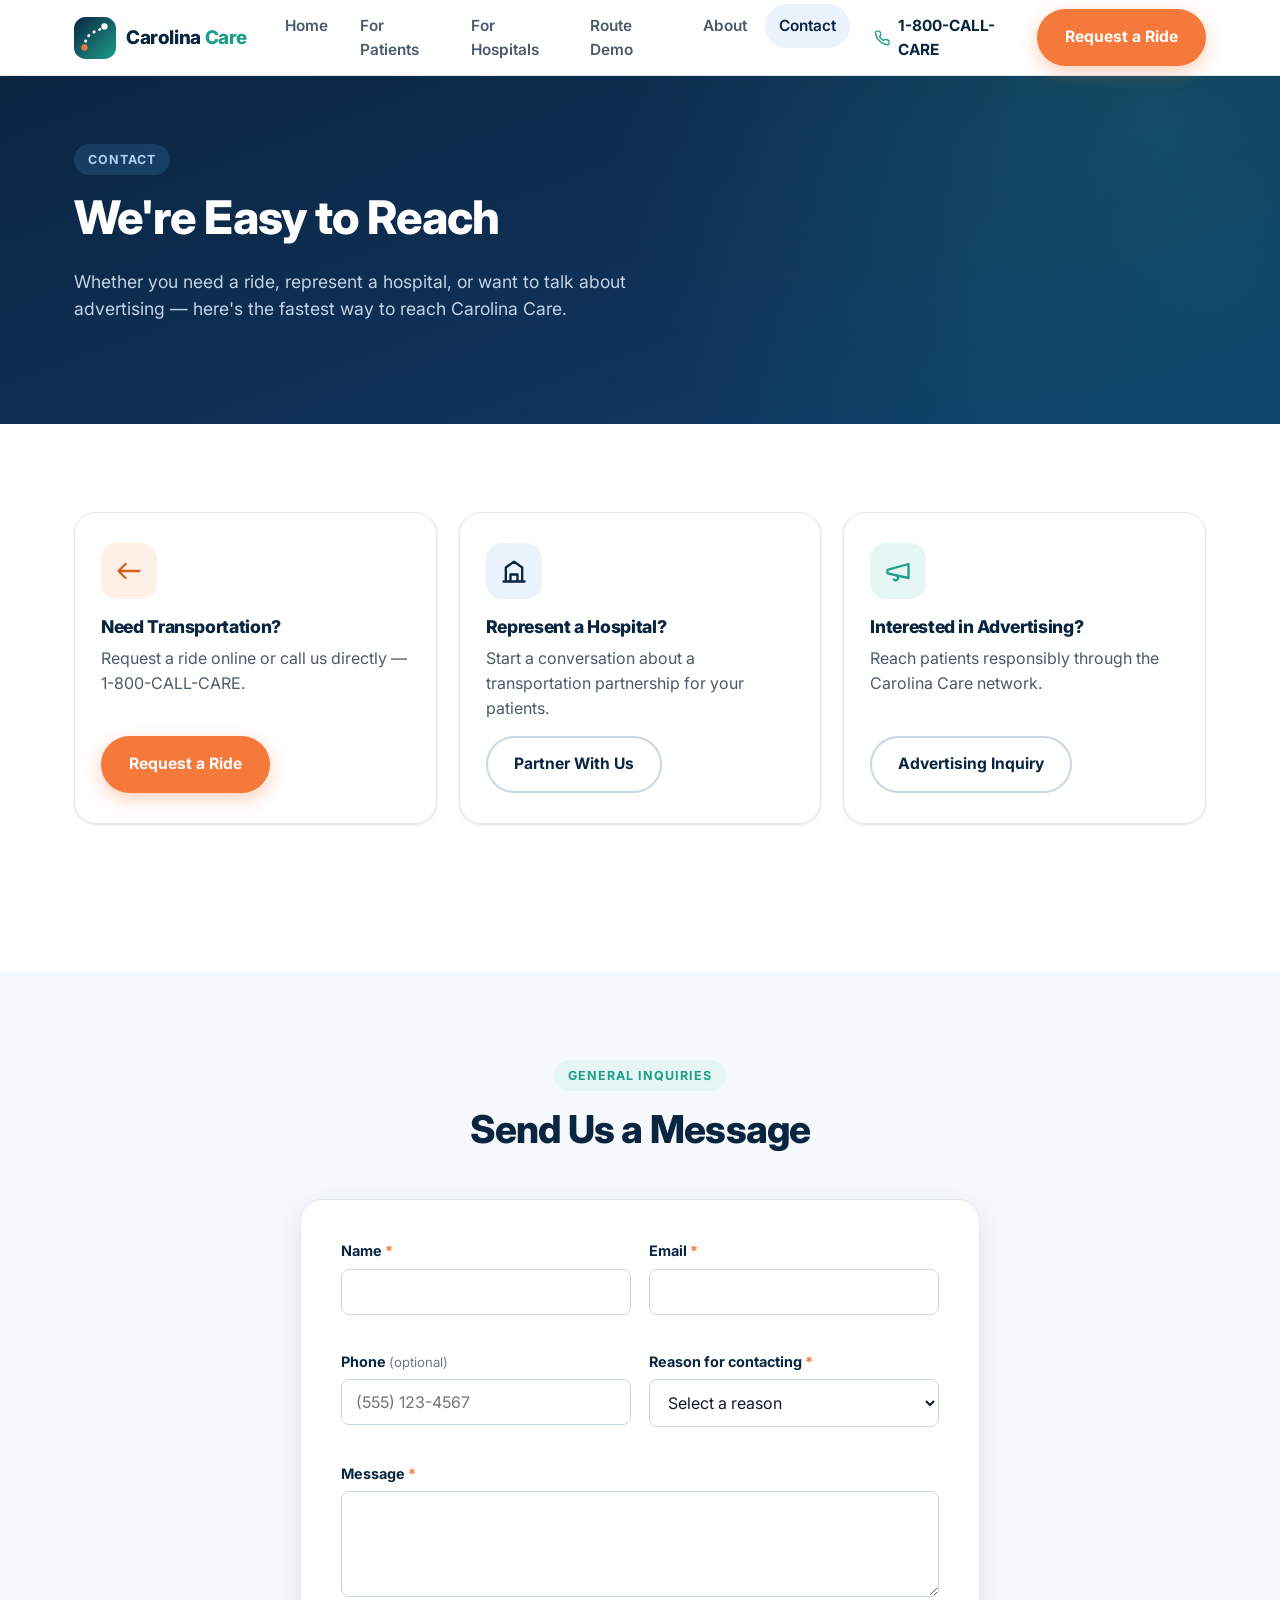
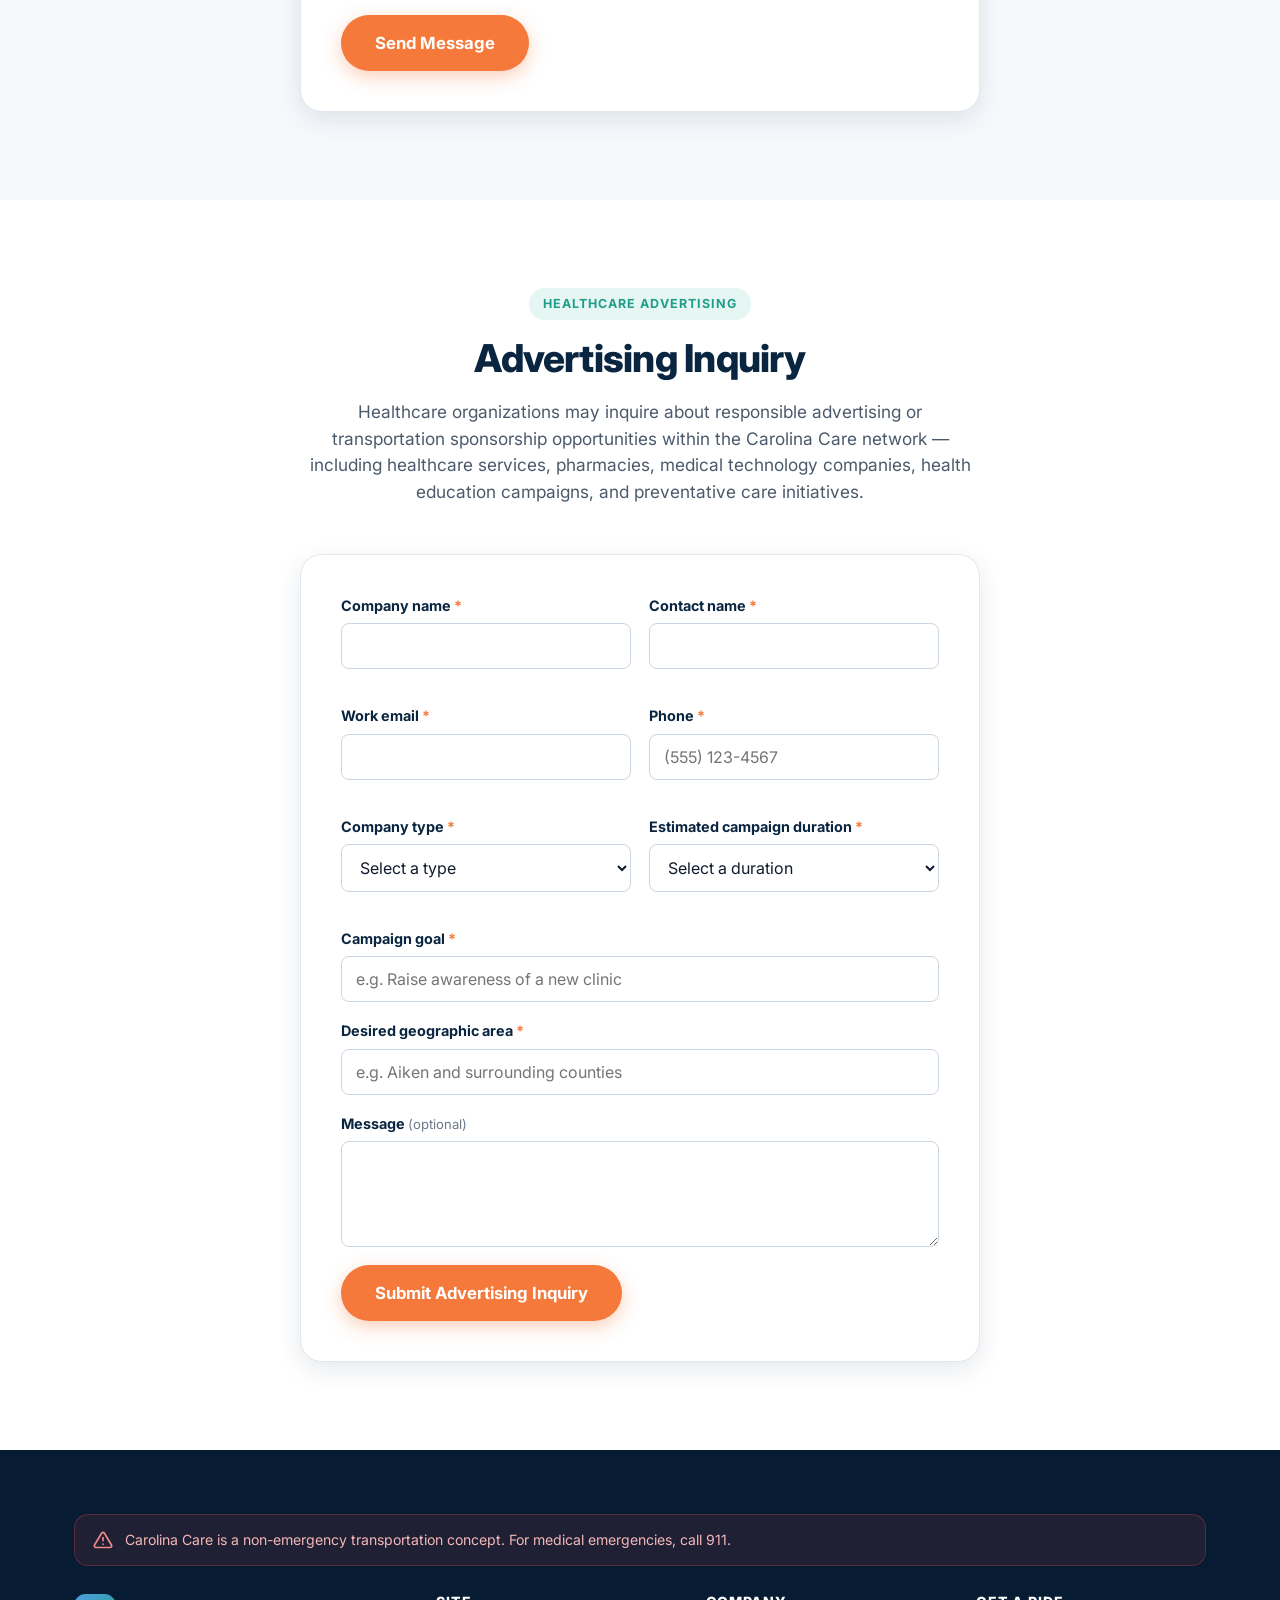
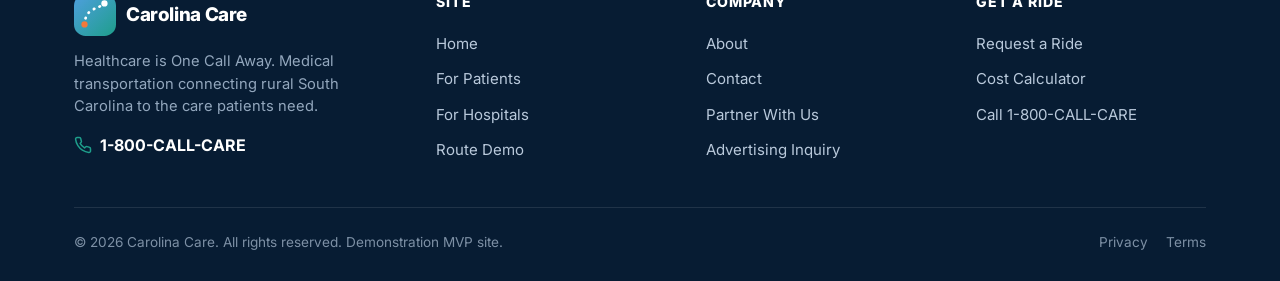
<file: contact.html>
<!DOCTYPE html>
<html lang="en">
<head>
<meta charset="UTF-8" />
<meta name="viewport" content="width=device-width, initial-scale=1.0" />
<title>Contact | Carolina Care</title>
<meta name="description" content="Request a ride, start a hospital partnership conversation, inquire about advertising, or reach the Carolina Care team." />
<link rel="icon" type="image/svg+xml" href="assets/img/favicon.svg" />
<link rel="preconnect" href="https://fonts.googleapis.com" />
<link rel="preconnect" href="https://fonts.gstatic.com" crossorigin />
<link href="https://fonts.googleapis.com/css2?family=Inter:wght@400;500;600;700;800&display=swap" rel="stylesheet" />
<link rel="stylesheet" href="assets/css/styles.css" />
</head>
<body>
<a class="skip-link" href="#main">Skip to main content</a>

<header class="site-header">
  <div class="container header-inner">
    <a class="brand" href="index.html" aria-label="Carolina Care home">
      <svg class="brand-logo" viewBox="0 0 40 40" fill="none" xmlns="http://www.w3.org/2000/svg" aria-hidden="true">
        <defs><linearGradient id="logoGrad" x1="0" y1="0" x2="40" y2="40" gradientUnits="userSpaceOnUse"><stop stop-color="#0A2540"/><stop offset="1" stop-color="#1E9E8B"/></linearGradient></defs>
        <rect width="40" height="40" rx="11" fill="url(#logoGrad)"/>
        <path d="M10 29C10 29 10 20 16 16C20.5 13 24 13 29 9" stroke="white" stroke-width="2.6" stroke-linecap="round" stroke-dasharray="0.5 5.5"/>
        <circle cx="10" cy="29" r="3" fill="#F4793A"/>
        <circle cx="29" cy="9" r="3" fill="white"/>
      </svg>
      <span class="brand-text">Carolina <span>Care</span></span>
    </a>
    <nav class="main-nav" aria-label="Primary">
      <ul>
        <li><a href="index.html">Home</a></li>
        <li><a href="patients.html">For Patients</a></li>
        <li><a href="hospitals.html">For Hospitals</a></li>
        <li><a href="route-demo.html">Route Demo</a></li>
        <li><a href="about.html">About</a></li>
        <li><a href="contact.html">Contact</a></li>
      </ul>
    </nav>
    <div class="header-actions">
      <a class="phone-link" href="tel:+18002255227">
        <svg viewBox="0 0 24 24" fill="none" stroke="currentColor" stroke-width="2" stroke-linecap="round" stroke-linejoin="round"><path d="M22 16.92v3a2 2 0 0 1-2.18 2 19.79 19.79 0 0 1-8.63-3.07 19.5 19.5 0 0 1-6-6 19.79 19.79 0 0 1-3.07-8.67A2 2 0 0 1 4.11 2h3a2 2 0 0 1 2 1.72c.13.96.36 1.9.68 2.81a2 2 0 0 1-.45 2.11L8.09 9.91a16 16 0 0 0 6 6l1.27-1.27a2 2 0 0 1 2.11-.45c.9.32 1.85.55 2.81.68A2 2 0 0 1 22 16.92z"/></svg>
        1-800-CALL-CARE
      </a>
      <a class="btn btn-primary" href="patients.html#request">Request a Ride</a>
      <button class="hamburger" id="hamburger" aria-label="Open menu" aria-expanded="false" aria-controls="mobile-menu">
        <span></span><span></span><span></span>
      </button>
    </div>
  </div>
  <div class="mobile-menu" id="mobile-menu">
    <ul>
      <li><a href="index.html">Home</a></li>
      <li><a href="patients.html">For Patients</a></li>
      <li><a href="hospitals.html">For Hospitals</a></li>
      <li><a href="route-demo.html">Route Demo</a></li>
      <li><a href="about.html">About</a></li>
      <li><a href="contact.html">Contact</a></li>
    </ul>
    <a class="mobile-phone" href="tel:+18002255227">
      <svg viewBox="0 0 24 24" fill="none" stroke="currentColor" stroke-width="2" stroke-linecap="round" stroke-linejoin="round"><path d="M22 16.92v3a2 2 0 0 1-2.18 2 19.79 19.79 0 0 1-8.63-3.07 19.5 19.5 0 0 1-6-6 19.79 19.79 0 0 1-3.07-8.67A2 2 0 0 1 4.11 2h3a2 2 0 0 1 2 1.72c.13.96.36 1.9.68 2.81a2 2 0 0 1-.45 2.11L8.09 9.91a16 16 0 0 0 6 6l1.27-1.27a2 2 0 0 1 2.11-.45c.9.32 1.85.55 2.81.68A2 2 0 0 1 22 16.92z"/></svg>
      1-800-CALL-CARE
    </a>
    <a class="btn btn-primary btn-block" href="patients.html#request">Request a Ride</a>
  </div>
</header>

<div class="mobile-cta-bar">
  <a class="call" href="tel:+18002255227">
    <svg viewBox="0 0 24 24" fill="none" stroke="currentColor" stroke-width="2" stroke-linecap="round" stroke-linejoin="round"><path d="M22 16.92v3a2 2 0 0 1-2.18 2 19.79 19.79 0 0 1-8.63-3.07 19.5 19.5 0 0 1-6-6 19.79 19.79 0 0 1-3.07-8.67A2 2 0 0 1 4.11 2h3a2 2 0 0 1 2 1.72c.13.96.36 1.9.68 2.81a2 2 0 0 1-.45 2.11L8.09 9.91a16 16 0 0 0 6 6l1.27-1.27a2 2 0 0 1 2.11-.45c.9.32 1.85.55 2.81.68A2 2 0 0 1 22 16.92z"/></svg>
    Call
  </a>
  <a class="request" href="patients.html#request">
    <svg viewBox="0 0 24 24" fill="none" stroke="currentColor" stroke-width="2" stroke-linecap="round" stroke-linejoin="round"><path d="M3 12h18M3 12l6-6M3 12l6 6"/></svg>
    Request Ride
  </a>
</div>

<main id="main">

  <section class="page-hero">
    <div class="container">
      <span class="eyebrow" style="background:rgba(79,159,224,0.18);color:#a9d3f4">Contact</span>
      <h1>We're Easy to Reach</h1>
      <p>Whether you need a ride, represent a hospital, or want to talk about advertising — here's the fastest way to reach Carolina Care.</p>
    </div>
  </section>

  <section class="section">
    <div class="container">
      <div class="contact-grid">
        <div class="contact-card reveal">
          <div class="icon-badge accent"><svg viewBox="0 0 24 24" fill="none" stroke="currentColor" stroke-width="2" stroke-linecap="round" stroke-linejoin="round"><path d="M3 12h18M3 12l6-6M3 12l6 6"/></svg></div>
          <h3>Need Transportation?</h3>
          <p>Request a ride online or call us directly — 1-800-CALL-CARE.</p>
          <a class="btn btn-primary" href="patients.html#request">Request a Ride</a>
        </div>
        <div class="contact-card reveal" style="transition-delay:0.08s">
          <div class="icon-badge navy"><svg viewBox="0 0 24 24" fill="none" stroke="currentColor" stroke-width="2" stroke-linecap="round" stroke-linejoin="round"><path d="M3 21h18M5 21V9l7-5 7 5v12M9 21v-6h6v6"/></svg></div>
          <h3>Represent a Hospital?</h3>
          <p>Start a conversation about a transportation partnership for your patients.</p>
          <a class="btn btn-secondary" href="hospitals.html#partner">Partner With Us</a>
        </div>
        <div class="contact-card reveal" style="transition-delay:0.16s">
          <div class="icon-badge teal"><svg viewBox="0 0 24 24" fill="none" stroke="currentColor" stroke-width="2" stroke-linecap="round" stroke-linejoin="round"><path d="M3 11l18-5v12L3 14v-3z"/><path d="M11.6 16.8a2 2 0 1 1-3.2 2.4"/></svg></div>
          <h3>Interested in Advertising?</h3>
          <p>Reach patients responsibly through the Carolina Care network.</p>
          <a class="btn btn-secondary" href="#advertising">Advertising Inquiry</a>
        </div>
      </div>
    </div>
  </section>

  <!-- ===== General Contact Form ===== -->
  <section class="section section-alt">
    <div class="container">
      <div class="section-head">
        <span class="eyebrow">General inquiries</span>
        <h2>Send Us a Message</h2>
      </div>
      <div class="form-card" style="max-width:680px;margin:0 auto;">
        <form id="contact-form" data-carolina-form="cc_contact_messages" data-success-target="contact-success" novalidate>
          <div class="form-row">
            <div class="field" data-field>
              <label class="field-required" for="cf-name">Name</label>
              <input id="cf-name" name="name" type="text" required autocomplete="name" />
              <span class="error-msg">Please enter your name.</span>
            </div>
            <div class="field" data-field>
              <label class="field-required" for="cf-email">Email</label>
              <input id="cf-email" name="email" type="email" required autocomplete="email" />
              <span class="error-msg">Please enter a valid email address.</span>
            </div>
          </div>
          <div class="form-row">
            <div class="field" data-field>
              <label for="cf-phone">Phone <span class="hint">(optional)</span></label>
              <input id="cf-phone" name="phone" type="tel" placeholder="(555) 123-4567" />
              <span class="error-msg">Please enter a valid 10-digit phone number.</span>
            </div>
            <div class="field" data-field>
              <label class="field-required" for="cf-reason">Reason for contacting</label>
              <select id="cf-reason" name="reason" required>
                <option value="">Select a reason</option>
                <option value="patient">Patient transportation question</option>
                <option value="hospital">Hospital partnership</option>
                <option value="advertising">Advertising</option>
                <option value="media">Media / press</option>
                <option value="other">Other</option>
              </select>
              <span class="error-msg">Please select a reason.</span>
            </div>
          </div>
          <div class="field" data-field>
            <label class="field-required" for="cf-message">Message</label>
            <textarea id="cf-message" name="message" rows="4" required></textarea>
            <span class="error-msg">Please enter a message.</span>
          </div>
          <div class="form-foot">
            <button class="btn btn-primary btn-lg" type="submit">
              <span class="spinner"></span>
              <span class="btn-label">Send Message</span>
            </button>
          </div>
        </form>
        <div class="form-success" id="contact-success">
          <div class="success-icon">
            <svg viewBox="0 0 24 24" fill="none" stroke="currentColor" stroke-width="2" stroke-linecap="round" stroke-linejoin="round"><path d="M20 6L9 17l-5-5"/></svg>
          </div>
          <h3>Message received.</h3>
          <p>A member of the Carolina Care team will get back to you soon.</p>
          <button class="btn btn-secondary" type="button" data-reset-form="contact-form">Send Another Message</button>
        </div>
      </div>
    </div>
  </section>

  <!-- ===== Advertiser Inquiry Form ===== -->
  <section class="section" id="advertising">
    <div class="container">
      <div class="section-head">
        <span class="eyebrow">Healthcare advertising</span>
        <h2>Advertising Inquiry</h2>
        <p>Healthcare organizations may inquire about responsible advertising or transportation sponsorship opportunities within the Carolina Care network — including healthcare services, pharmacies, medical technology companies, health education campaigns, and preventative care initiatives.</p>
      </div>
      <div class="form-card" style="max-width:680px;margin:0 auto;">
        <form id="ad-form" data-carolina-form="cc_advertising_inquiries" data-success-target="ad-success" novalidate>
          <div class="form-row">
            <div class="field" data-field>
              <label class="field-required" for="af-company">Company name</label>
              <input id="af-company" name="company_name" type="text" required />
              <span class="error-msg">Please enter your company name.</span>
            </div>
            <div class="field" data-field>
              <label class="field-required" for="af-contact">Contact name</label>
              <input id="af-contact" name="contact_name" type="text" required />
              <span class="error-msg">Please enter a contact name.</span>
            </div>
          </div>
          <div class="form-row">
            <div class="field" data-field>
              <label class="field-required" for="af-email">Work email</label>
              <input id="af-email" name="email" type="email" required />
              <span class="error-msg">Please enter a valid work email.</span>
            </div>
            <div class="field" data-field>
              <label class="field-required" for="af-phone">Phone</label>
              <input id="af-phone" name="phone" type="tel" placeholder="(555) 123-4567" required />
              <span class="error-msg">Please enter a valid 10-digit phone number.</span>
            </div>
          </div>
          <div class="form-row">
            <div class="field" data-field>
              <label class="field-required" for="af-type">Company type</label>
              <select id="af-type" name="company_type" required>
                <option value="">Select a type</option>
                <option value="healthcare-services">Healthcare services</option>
                <option value="pharmacy">Pharmacy</option>
                <option value="medtech">Medical technology</option>
                <option value="health-education">Health education / nonprofit</option>
                <option value="other">Other</option>
              </select>
              <span class="error-msg">Please select a company type.</span>
            </div>
            <div class="field" data-field>
              <label class="field-required" for="af-duration">Estimated campaign duration</label>
              <select id="af-duration" name="campaign_duration" required>
                <option value="">Select a duration</option>
                <option value="1-3-months">1–3 months</option>
                <option value="3-6-months">3–6 months</option>
                <option value="6-12-months">6–12 months</option>
                <option value="ongoing">Ongoing</option>
              </select>
              <span class="error-msg">Please select an estimated duration.</span>
            </div>
          </div>
          <div class="field" data-field>
            <label class="field-required" for="af-goal">Campaign goal</label>
            <input id="af-goal" name="campaign_goal" type="text" placeholder="e.g. Raise awareness of a new clinic" required />
            <span class="error-msg">Please describe your campaign goal.</span>
          </div>
          <div class="field" data-field>
            <label class="field-required" for="af-geo">Desired geographic area</label>
            <input id="af-geo" name="geography" type="text" placeholder="e.g. Aiken and surrounding counties" required />
            <span class="error-msg">Please enter a geographic area.</span>
          </div>
          <div class="field" data-field>
            <label for="af-message">Message <span class="hint">(optional)</span></label>
            <textarea id="af-message" name="message" rows="4"></textarea>
          </div>
          <div class="form-foot">
            <button class="btn btn-primary btn-lg" type="submit">
              <span class="spinner"></span>
              <span class="btn-label">Submit Advertising Inquiry</span>
            </button>
          </div>
        </form>
        <div class="form-success" id="ad-success">
          <div class="success-icon">
            <svg viewBox="0 0 24 24" fill="none" stroke="currentColor" stroke-width="2" stroke-linecap="round" stroke-linejoin="round"><path d="M20 6L9 17l-5-5"/></svg>
          </div>
          <h3>Thank you. Your advertising inquiry has been received.</h3>
          <p>A member of the Carolina Care team will follow up to discuss opportunities.</p>
          <button class="btn btn-secondary" type="button" data-reset-form="ad-form">Submit Another Inquiry</button>
        </div>
      </div>
    </div>
  </section>

</main>

<footer class="site-footer">
  <div class="container">
    <div class="footer-emergency">
      <svg viewBox="0 0 24 24" fill="none" stroke="currentColor" stroke-width="2" stroke-linecap="round" stroke-linejoin="round" aria-hidden="true"><path d="M10.29 3.86L1.82 18a2 2 0 0 0 1.71 3h16.94a2 2 0 0 0 1.71-3L13.71 3.86a2 2 0 0 0-3.42 0z"/><path d="M12 9v4M12 17h.01"/></svg>
      Carolina Care is a non-emergency transportation concept. For medical emergencies, call 911.
    </div>
    <div class="footer-grid">
      <div class="footer-brand">
        <a class="brand" href="index.html" aria-label="Carolina Care home">
          <svg class="brand-logo" viewBox="0 0 40 40" fill="none" xmlns="http://www.w3.org/2000/svg" aria-hidden="true">
            <defs><linearGradient id="logoGradFooter" x1="0" y1="0" x2="40" y2="40" gradientUnits="userSpaceOnUse"><stop stop-color="#4f9fe0"/><stop offset="1" stop-color="#1e9e8b"/></linearGradient></defs>
            <rect width="40" height="40" rx="11" fill="url(#logoGradFooter)"/>
            <path d="M10 29C10 29 10 20 16 16C20.5 13 24 13 29 9" stroke="white" stroke-width="2.6" stroke-linecap="round" stroke-dasharray="0.5 5.5"/>
            <circle cx="10" cy="29" r="3" fill="#f4793a"/>
            <circle cx="29" cy="9" r="3" fill="white"/>
          </svg>
          <span class="brand-text">Carolina Care</span>
        </a>
        <p>Healthcare is One Call Away. Medical transportation connecting rural South Carolina to the care patients need.</p>
        <a class="footer-phone" href="tel:+18002255227">
          <svg viewBox="0 0 24 24" fill="none" stroke="currentColor" stroke-width="2" stroke-linecap="round" stroke-linejoin="round" aria-hidden="true"><path d="M22 16.92v3a2 2 0 0 1-2.18 2 19.79 19.79 0 0 1-8.63-3.07 19.5 19.5 0 0 1-6-6 19.79 19.79 0 0 1-3.07-8.67A2 2 0 0 1 4.11 2h3a2 2 0 0 1 2 1.72c.13.96.36 1.9.68 2.81a2 2 0 0 1-.45 2.11L8.09 9.91a16 16 0 0 0 6 6l1.27-1.27a2 2 0 0 1 2.11-.45c.9.32 1.85.55 2.81.68A2 2 0 0 1 22 16.92z"/></svg>
          1-800-CALL-CARE
        </a>
      </div>
      <div class="footer-col">
        <h4>Site</h4>
        <a href="index.html">Home</a>
        <a href="patients.html">For Patients</a>
        <a href="hospitals.html">For Hospitals</a>
        <a href="route-demo.html">Route Demo</a>
      </div>
      <div class="footer-col">
        <h4>Company</h4>
        <a href="about.html">About</a>
        <a href="contact.html">Contact</a>
        <a href="hospitals.html#partner">Partner With Us</a>
        <a href="contact.html#advertising">Advertising Inquiry</a>
      </div>
      <div class="footer-col">
        <h4>Get a Ride</h4>
        <a href="patients.html#request">Request a Ride</a>
        <a href="patients.html#calculator">Cost Calculator</a>
        <a href="tel:+18002255227">Call 1-800-CALL-CARE</a>
      </div>
    </div>
    <div class="footer-bottom">
      <span>&copy; <span data-year></span> Carolina Care. All rights reserved. Demonstration MVP site.</span>
      <div class="legal-links">
        <a href="privacy.html">Privacy</a>
        <a href="terms.html">Terms</a>
      </div>
    </div>
  </div>
</footer>

<script src="assets/js/main.js"></script>
</body>
</html>
</file>
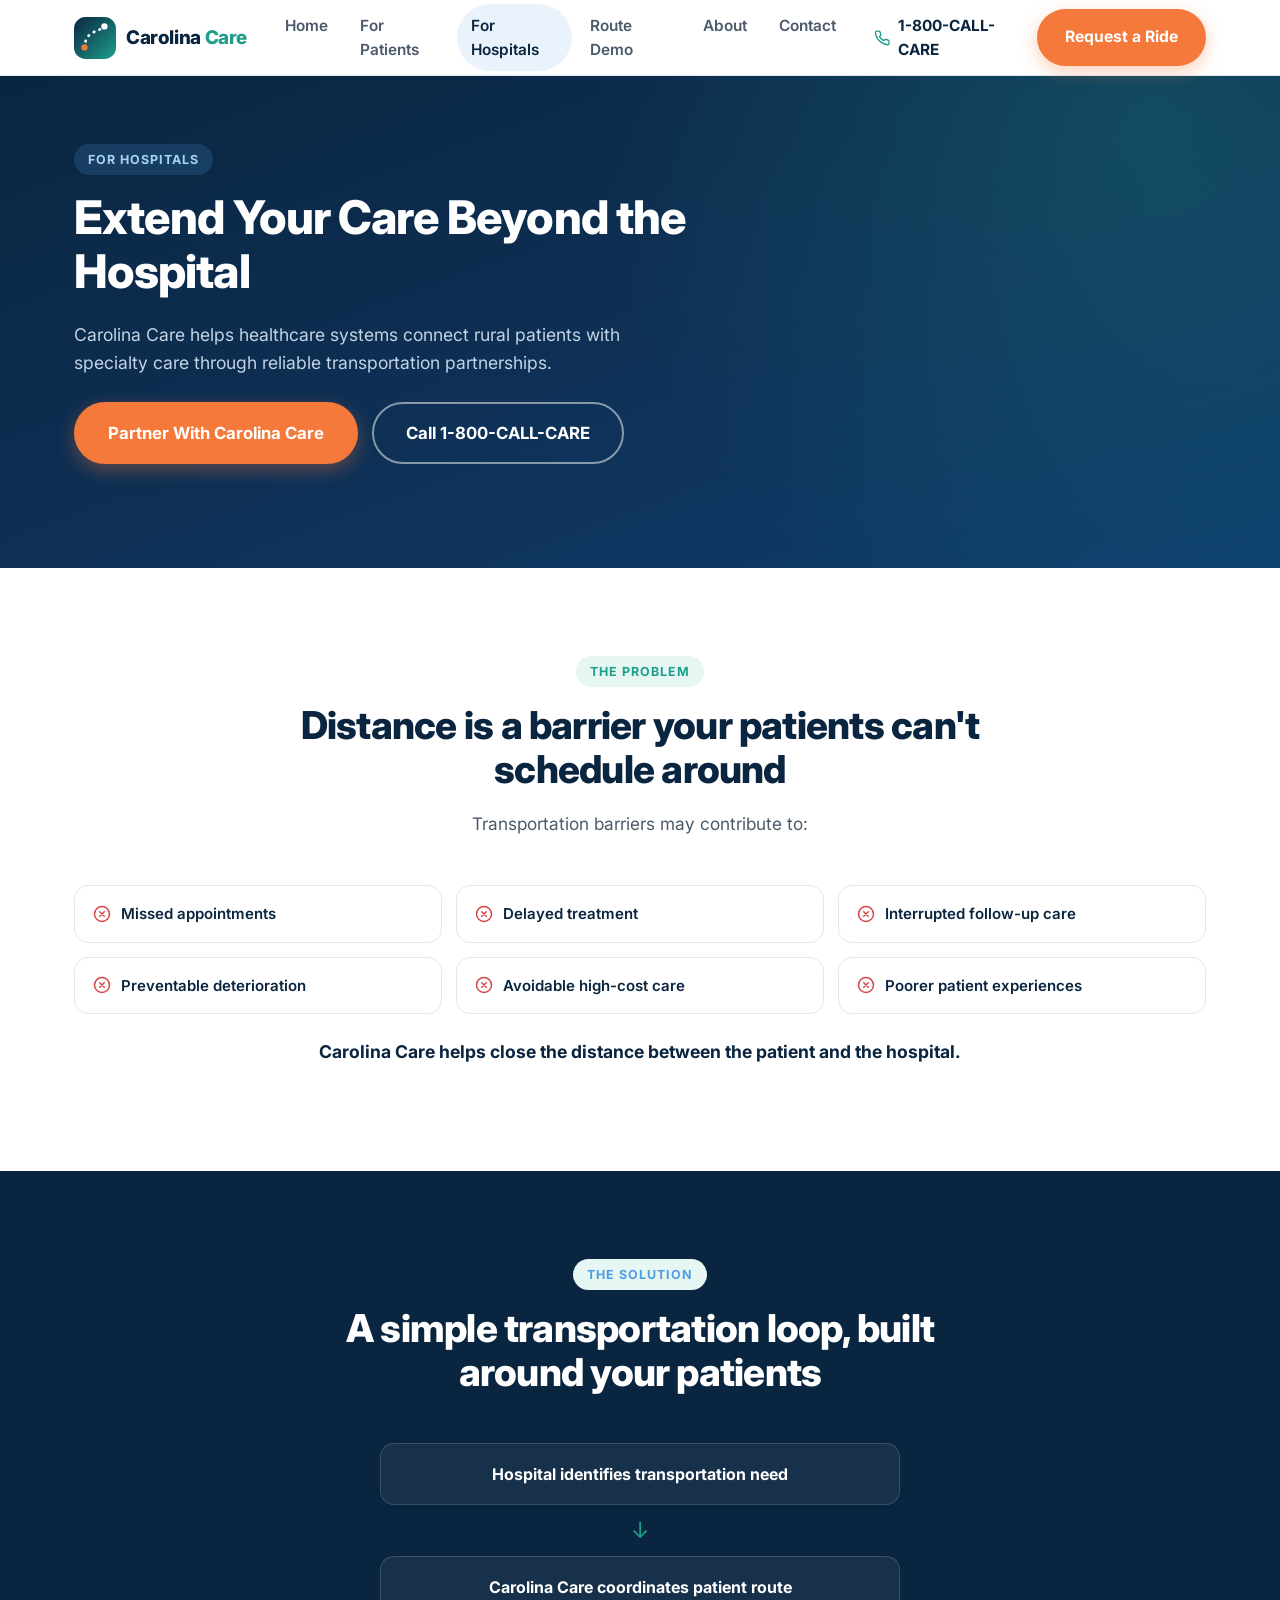
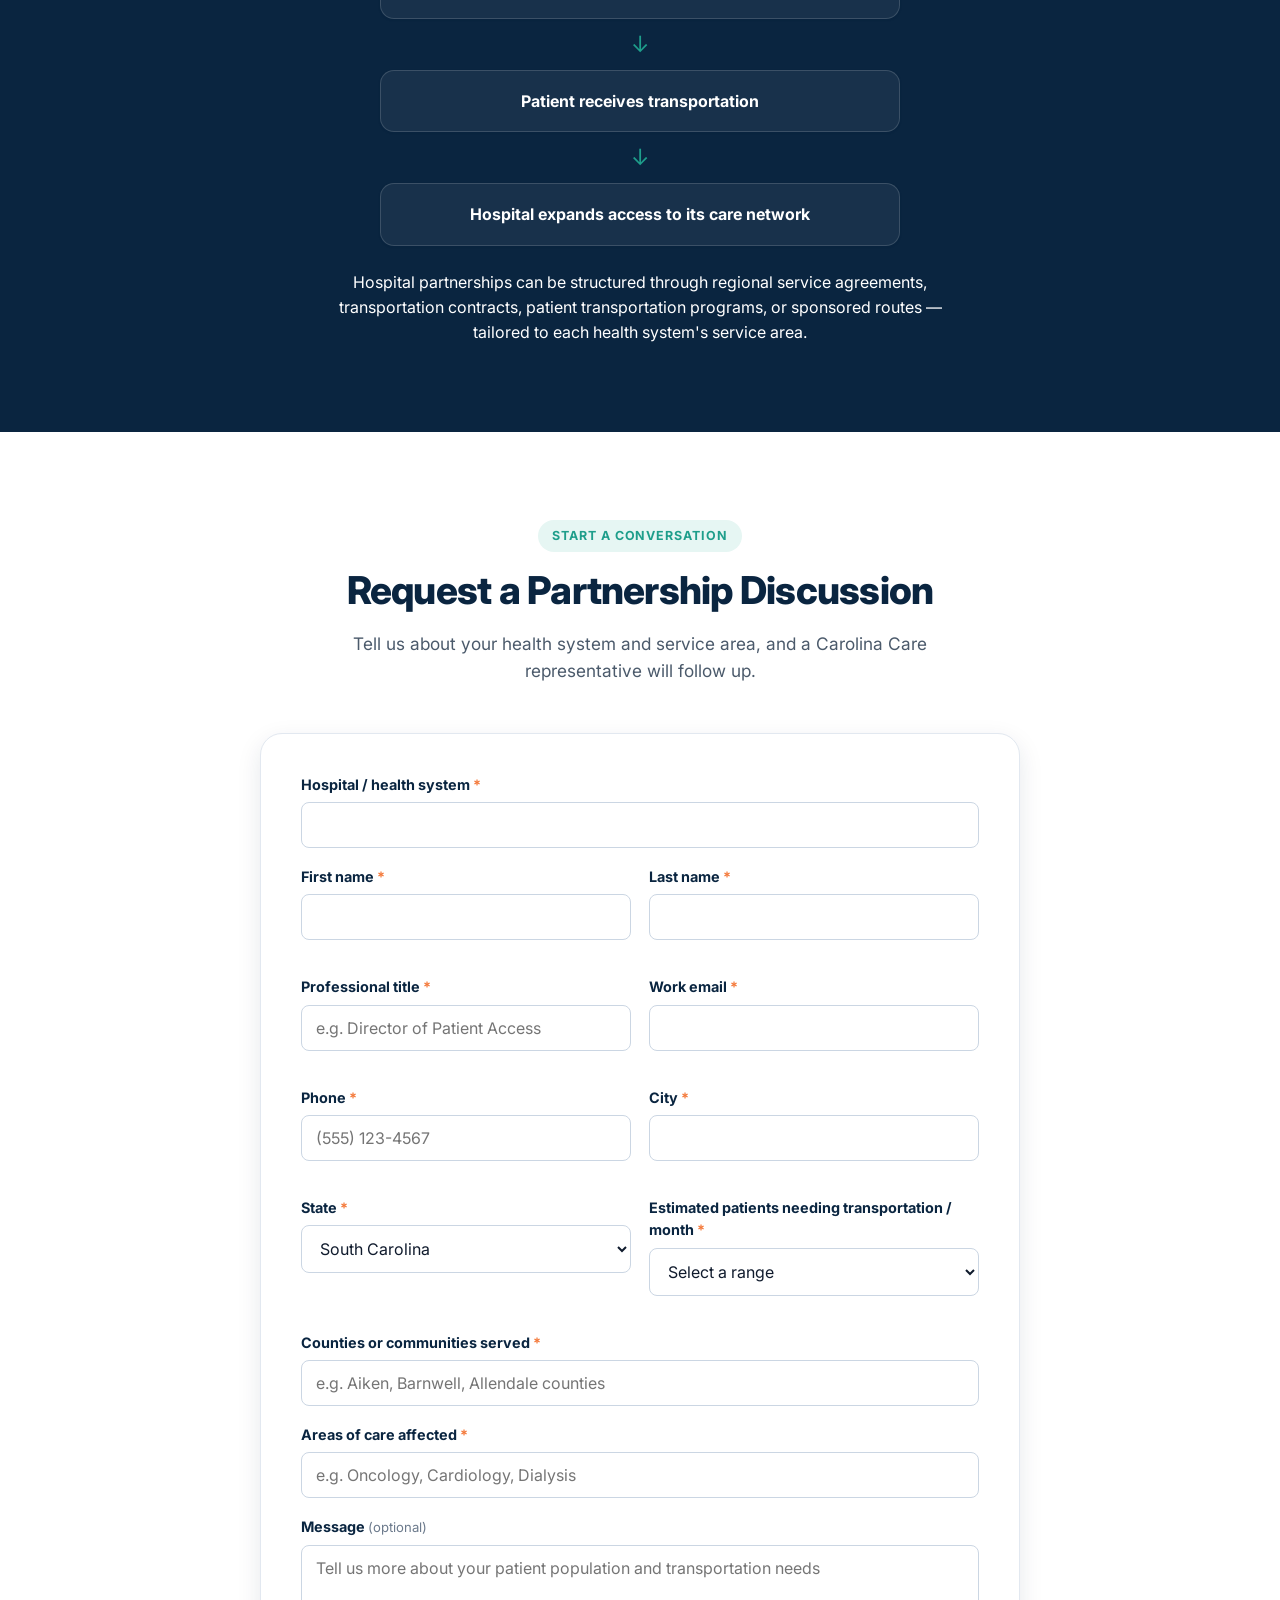
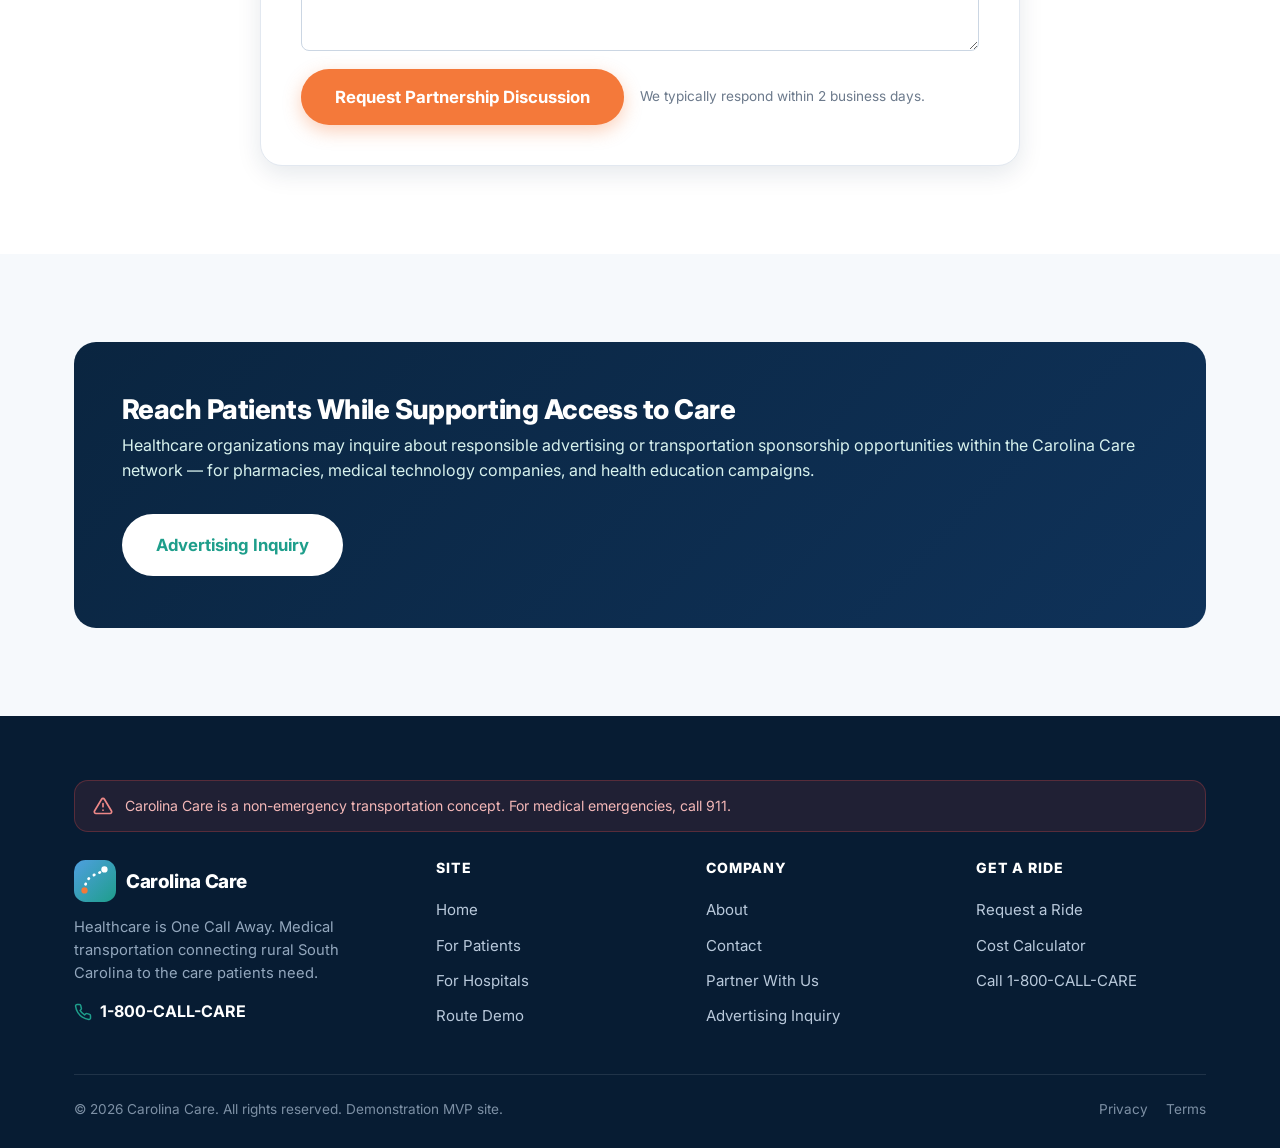
<file: hospitals.html>
<!DOCTYPE html>
<html lang="en">
<head>
<meta charset="UTF-8" />
<meta name="viewport" content="width=device-width, initial-scale=1.0" />
<title>For Hospitals | Carolina Care</title>
<meta name="description" content="Carolina Care helps healthcare systems connect rural patients with specialty care through reliable transportation partnerships." />
<link rel="icon" type="image/svg+xml" href="assets/img/favicon.svg" />
<link rel="preconnect" href="https://fonts.googleapis.com" />
<link rel="preconnect" href="https://fonts.gstatic.com" crossorigin />
<link href="https://fonts.googleapis.com/css2?family=Inter:wght@400;500;600;700;800&display=swap" rel="stylesheet" />
<link rel="stylesheet" href="assets/css/styles.css" />
</head>
<body>
<a class="skip-link" href="#main">Skip to main content</a>

<header class="site-header">
  <div class="container header-inner">
    <a class="brand" href="index.html" aria-label="Carolina Care home">
      <svg class="brand-logo" viewBox="0 0 40 40" fill="none" xmlns="http://www.w3.org/2000/svg" aria-hidden="true">
        <defs><linearGradient id="logoGrad" x1="0" y1="0" x2="40" y2="40" gradientUnits="userSpaceOnUse"><stop stop-color="#0A2540"/><stop offset="1" stop-color="#1E9E8B"/></linearGradient></defs>
        <rect width="40" height="40" rx="11" fill="url(#logoGrad)"/>
        <path d="M10 29C10 29 10 20 16 16C20.5 13 24 13 29 9" stroke="white" stroke-width="2.6" stroke-linecap="round" stroke-dasharray="0.5 5.5"/>
        <circle cx="10" cy="29" r="3" fill="#F4793A"/>
        <circle cx="29" cy="9" r="3" fill="white"/>
      </svg>
      <span class="brand-text">Carolina <span>Care</span></span>
    </a>
    <nav class="main-nav" aria-label="Primary">
      <ul>
        <li><a href="index.html">Home</a></li>
        <li><a href="patients.html">For Patients</a></li>
        <li><a href="hospitals.html">For Hospitals</a></li>
        <li><a href="route-demo.html">Route Demo</a></li>
        <li><a href="about.html">About</a></li>
        <li><a href="contact.html">Contact</a></li>
      </ul>
    </nav>
    <div class="header-actions">
      <a class="phone-link" href="tel:+18002255227">
        <svg viewBox="0 0 24 24" fill="none" stroke="currentColor" stroke-width="2" stroke-linecap="round" stroke-linejoin="round"><path d="M22 16.92v3a2 2 0 0 1-2.18 2 19.79 19.79 0 0 1-8.63-3.07 19.5 19.5 0 0 1-6-6 19.79 19.79 0 0 1-3.07-8.67A2 2 0 0 1 4.11 2h3a2 2 0 0 1 2 1.72c.13.96.36 1.9.68 2.81a2 2 0 0 1-.45 2.11L8.09 9.91a16 16 0 0 0 6 6l1.27-1.27a2 2 0 0 1 2.11-.45c.9.32 1.85.55 2.81.68A2 2 0 0 1 22 16.92z"/></svg>
        1-800-CALL-CARE
      </a>
      <a class="btn btn-primary" href="patients.html#request">Request a Ride</a>
      <button class="hamburger" id="hamburger" aria-label="Open menu" aria-expanded="false" aria-controls="mobile-menu">
        <span></span><span></span><span></span>
      </button>
    </div>
  </div>
  <div class="mobile-menu" id="mobile-menu">
    <ul>
      <li><a href="index.html">Home</a></li>
      <li><a href="patients.html">For Patients</a></li>
      <li><a href="hospitals.html">For Hospitals</a></li>
      <li><a href="route-demo.html">Route Demo</a></li>
      <li><a href="about.html">About</a></li>
      <li><a href="contact.html">Contact</a></li>
    </ul>
    <a class="mobile-phone" href="tel:+18002255227">
      <svg viewBox="0 0 24 24" fill="none" stroke="currentColor" stroke-width="2" stroke-linecap="round" stroke-linejoin="round"><path d="M22 16.92v3a2 2 0 0 1-2.18 2 19.79 19.79 0 0 1-8.63-3.07 19.5 19.5 0 0 1-6-6 19.79 19.79 0 0 1-3.07-8.67A2 2 0 0 1 4.11 2h3a2 2 0 0 1 2 1.72c.13.96.36 1.9.68 2.81a2 2 0 0 1-.45 2.11L8.09 9.91a16 16 0 0 0 6 6l1.27-1.27a2 2 0 0 1 2.11-.45c.9.32 1.85.55 2.81.68A2 2 0 0 1 22 16.92z"/></svg>
      1-800-CALL-CARE
    </a>
    <a class="btn btn-primary btn-block" href="patients.html#request">Request a Ride</a>
  </div>
</header>

<div class="mobile-cta-bar">
  <a class="call" href="tel:+18002255227">
    <svg viewBox="0 0 24 24" fill="none" stroke="currentColor" stroke-width="2" stroke-linecap="round" stroke-linejoin="round"><path d="M22 16.92v3a2 2 0 0 1-2.18 2 19.79 19.79 0 0 1-8.63-3.07 19.5 19.5 0 0 1-6-6 19.79 19.79 0 0 1-3.07-8.67A2 2 0 0 1 4.11 2h3a2 2 0 0 1 2 1.72c.13.96.36 1.9.68 2.81a2 2 0 0 1-.45 2.11L8.09 9.91a16 16 0 0 0 6 6l1.27-1.27a2 2 0 0 1 2.11-.45c.9.32 1.85.55 2.81.68A2 2 0 0 1 22 16.92z"/></svg>
    Call
  </a>
  <a class="request" href="patients.html#request">
    <svg viewBox="0 0 24 24" fill="none" stroke="currentColor" stroke-width="2" stroke-linecap="round" stroke-linejoin="round"><path d="M3 12h18M3 12l6-6M3 12l6 6"/></svg>
    Request Ride
  </a>
</div>

<main id="main">

  <section class="page-hero">
    <div class="container">
      <span class="eyebrow" style="background:rgba(79,159,224,0.18);color:#a9d3f4">For Hospitals</span>
      <h1>Extend Your Care Beyond the Hospital</h1>
      <p>Carolina Care helps healthcare systems connect rural patients with specialty care through reliable transportation partnerships.</p>
      <div class="hero-actions">
        <a class="btn btn-primary btn-lg" href="#partner">Partner With Carolina Care</a>
        <a class="btn btn-outline-light btn-lg" href="tel:+18002255227">Call 1-800-CALL-CARE</a>
      </div>
    </div>
  </section>

  <!-- ===== Problem ===== -->
  <section class="section">
    <div class="container">
      <div class="section-head">
        <span class="eyebrow">The problem</span>
        <h2>Distance is a barrier your patients can't schedule around</h2>
        <p>Transportation barriers may contribute to:</p>
      </div>
      <ul class="problem-list reveal">
        <li><svg viewBox="0 0 24 24" fill="none" stroke="currentColor" stroke-width="2" stroke-linecap="round" stroke-linejoin="round"><circle cx="12" cy="12" r="10"/><path d="M15 9l-6 6M9 9l6 6"/></svg> Missed appointments</li>
        <li><svg viewBox="0 0 24 24" fill="none" stroke="currentColor" stroke-width="2" stroke-linecap="round" stroke-linejoin="round"><circle cx="12" cy="12" r="10"/><path d="M15 9l-6 6M9 9l6 6"/></svg> Delayed treatment</li>
        <li><svg viewBox="0 0 24 24" fill="none" stroke="currentColor" stroke-width="2" stroke-linecap="round" stroke-linejoin="round"><circle cx="12" cy="12" r="10"/><path d="M15 9l-6 6M9 9l6 6"/></svg> Interrupted follow-up care</li>
        <li><svg viewBox="0 0 24 24" fill="none" stroke="currentColor" stroke-width="2" stroke-linecap="round" stroke-linejoin="round"><circle cx="12" cy="12" r="10"/><path d="M15 9l-6 6M9 9l6 6"/></svg> Preventable deterioration</li>
        <li><svg viewBox="0 0 24 24" fill="none" stroke="currentColor" stroke-width="2" stroke-linecap="round" stroke-linejoin="round"><circle cx="12" cy="12" r="10"/><path d="M15 9l-6 6M9 9l6 6"/></svg> Avoidable high-cost care</li>
        <li><svg viewBox="0 0 24 24" fill="none" stroke="currentColor" stroke-width="2" stroke-linecap="round" stroke-linejoin="round"><circle cx="12" cy="12" r="10"/><path d="M15 9l-6 6M9 9l6 6"/></svg> Poorer patient experiences</li>
      </ul>
      <p class="text-center mt-24" style="font-weight:700;color:var(--navy);font-size:1.1rem;">Carolina Care helps close the distance between the patient and the hospital.</p>
    </div>
  </section>

  <!-- ===== Solution ===== -->
  <section class="section section-dark">
    <div class="container">
      <div class="section-head">
        <span class="eyebrow">The solution</span>
        <h2>A simple transportation loop, built around your patients</h2>
      </div>
      <div class="flow-diagram dark reveal">
        <div class="flow-step">Hospital identifies transportation need</div>
        <div class="flow-arrow">↓</div>
        <div class="flow-step">Carolina Care coordinates patient route</div>
        <div class="flow-arrow">↓</div>
        <div class="flow-step">Patient receives transportation</div>
        <div class="flow-arrow">↓</div>
        <div class="flow-step">Hospital expands access to its care network</div>
      </div>
      <p class="text-center mt-24" style="max-width:640px;margin:24px auto 0;">Hospital partnerships can be structured through regional service agreements, transportation contracts, patient transportation programs, or sponsored routes — tailored to each health system's service area.</p>
    </div>
  </section>

  <!-- ===== Partnership Form ===== -->
  <section class="section" id="partner">
    <div class="container">
      <div class="section-head">
        <span class="eyebrow">Start a conversation</span>
        <h2>Request a Partnership Discussion</h2>
        <p>Tell us about your health system and service area, and a Carolina Care representative will follow up.</p>
      </div>

      <div class="form-card" style="max-width:760px;margin:0 auto;">
        <form id="hospital-form" data-carolina-form="cc_hospital_inquiries" data-success-target="hospital-success" novalidate>
          <div class="field" data-field>
            <label class="field-required" for="hf-org">Hospital / health system</label>
            <input id="hf-org" name="organization" type="text" required />
            <span class="error-msg">Please enter your organization's name.</span>
          </div>
          <div class="form-row">
            <div class="field" data-field>
              <label class="field-required" for="hf-first">First name</label>
              <input id="hf-first" name="first_name" type="text" required autocomplete="given-name" />
              <span class="error-msg">Please enter your first name.</span>
            </div>
            <div class="field" data-field>
              <label class="field-required" for="hf-last">Last name</label>
              <input id="hf-last" name="last_name" type="text" required autocomplete="family-name" />
              <span class="error-msg">Please enter your last name.</span>
            </div>
          </div>
          <div class="form-row">
            <div class="field" data-field>
              <label class="field-required" for="hf-title">Professional title</label>
              <input id="hf-title" name="title" type="text" placeholder="e.g. Director of Patient Access" required />
              <span class="error-msg">Please enter your title.</span>
            </div>
            <div class="field" data-field>
              <label class="field-required" for="hf-email">Work email</label>
              <input id="hf-email" name="email" type="email" required autocomplete="email" />
              <span class="error-msg">Please enter a valid work email.</span>
            </div>
          </div>
          <div class="form-row">
            <div class="field" data-field>
              <label class="field-required" for="hf-phone">Phone</label>
              <input id="hf-phone" name="phone" type="tel" required placeholder="(555) 123-4567" />
              <span class="error-msg">Please enter a valid 10-digit phone number.</span>
            </div>
            <div class="field" data-field>
              <label class="field-required" for="hf-city">City</label>
              <input id="hf-city" name="city" type="text" required />
              <span class="error-msg">Please enter a city.</span>
            </div>
          </div>
          <div class="form-row">
            <div class="field" data-field>
              <label class="field-required" for="hf-state">State</label>
              <select id="hf-state" name="state" required>
                <option value="">Select a state</option>
                <option value="SC" selected>South Carolina</option>
                <option value="NC">North Carolina</option>
                <option value="GA">Georgia</option>
                <option value="Other">Other</option>
              </select>
              <span class="error-msg">Please select a state.</span>
            </div>
            <div class="field" data-field>
              <label class="field-required" for="hf-monthly">Estimated patients needing transportation / month</label>
              <select id="hf-monthly" name="estimated_monthly_patients" required>
                <option value="">Select a range</option>
                <option value="1-25">1–25</option>
                <option value="26-75">26–75</option>
                <option value="76-150">76–150</option>
                <option value="150+">150+</option>
              </select>
              <span class="error-msg">Please select an estimate.</span>
            </div>
          </div>
          <div class="field" data-field>
            <label class="field-required" for="hf-counties">Counties or communities served</label>
            <input id="hf-counties" name="service_geography" type="text" placeholder="e.g. Aiken, Barnwell, Allendale counties" required />
            <span class="error-msg">Please list the counties or communities served.</span>
          </div>
          <div class="field" data-field>
            <label class="field-required" for="hf-areas">Areas of care affected</label>
            <input id="hf-areas" name="areas_of_care" type="text" placeholder="e.g. Oncology, Cardiology, Dialysis" required />
            <span class="error-msg">Please list the affected areas of care.</span>
          </div>
          <div class="field" data-field>
            <label for="hf-message">Message <span class="hint">(optional)</span></label>
            <textarea id="hf-message" name="message" rows="4" placeholder="Tell us more about your patient population and transportation needs"></textarea>
          </div>

          <div class="form-foot">
            <button class="btn btn-primary btn-lg" type="submit">
              <span class="spinner"></span>
              <span class="btn-label">Request Partnership Discussion</span>
            </button>
            <span class="form-note">We typically respond within 2 business days.</span>
          </div>
        </form>

        <div class="form-success" id="hospital-success">
          <div class="success-icon">
            <svg viewBox="0 0 24 24" fill="none" stroke="currentColor" stroke-width="2" stroke-linecap="round" stroke-linejoin="round"><path d="M20 6L9 17l-5-5"/></svg>
          </div>
          <h3>Thank you. Your partnership inquiry has been received.</h3>
          <p>A Carolina Care representative will reach out to schedule a discussion.</p>
          <p class="form-note">Questions in the meantime? <a class="link-arrow" href="tel:+18002255227" style="display:inline">Call 1-800-CALL-CARE</a>.</p>
          <button class="btn btn-secondary" type="button" data-reset-form="hospital-form">Submit Another Inquiry</button>
        </div>
      </div>
    </div>
  </section>

  <!-- ===== Advertising teaser ===== -->
  <section class="section section-alt">
    <div class="container">
      <div class="cta-banner reveal" style="background:linear-gradient(135deg,var(--navy) 0%, var(--navy-2) 100%);">
        <div>
          <h2>Reach Patients While Supporting Access to Care</h2>
          <p>Healthcare organizations may inquire about responsible advertising or transportation sponsorship opportunities within the Carolina Care network — for pharmacies, medical technology companies, and health education campaigns.</p>
        </div>
        <a class="btn btn-primary btn-lg" href="contact.html#advertising">Advertising Inquiry</a>
      </div>
    </div>
  </section>

</main>

<footer class="site-footer">
  <div class="container">
    <div class="footer-emergency">
      <svg viewBox="0 0 24 24" fill="none" stroke="currentColor" stroke-width="2" stroke-linecap="round" stroke-linejoin="round" aria-hidden="true"><path d="M10.29 3.86L1.82 18a2 2 0 0 0 1.71 3h16.94a2 2 0 0 0 1.71-3L13.71 3.86a2 2 0 0 0-3.42 0z"/><path d="M12 9v4M12 17h.01"/></svg>
      Carolina Care is a non-emergency transportation concept. For medical emergencies, call 911.
    </div>
    <div class="footer-grid">
      <div class="footer-brand">
        <a class="brand" href="index.html" aria-label="Carolina Care home">
          <svg class="brand-logo" viewBox="0 0 40 40" fill="none" xmlns="http://www.w3.org/2000/svg" aria-hidden="true">
            <defs><linearGradient id="logoGradFooter" x1="0" y1="0" x2="40" y2="40" gradientUnits="userSpaceOnUse"><stop stop-color="#4f9fe0"/><stop offset="1" stop-color="#1e9e8b"/></linearGradient></defs>
            <rect width="40" height="40" rx="11" fill="url(#logoGradFooter)"/>
            <path d="M10 29C10 29 10 20 16 16C20.5 13 24 13 29 9" stroke="white" stroke-width="2.6" stroke-linecap="round" stroke-dasharray="0.5 5.5"/>
            <circle cx="10" cy="29" r="3" fill="#f4793a"/>
            <circle cx="29" cy="9" r="3" fill="white"/>
          </svg>
          <span class="brand-text">Carolina Care</span>
        </a>
        <p>Healthcare is One Call Away. Medical transportation connecting rural South Carolina to the care patients need.</p>
        <a class="footer-phone" href="tel:+18002255227">
          <svg viewBox="0 0 24 24" fill="none" stroke="currentColor" stroke-width="2" stroke-linecap="round" stroke-linejoin="round" aria-hidden="true"><path d="M22 16.92v3a2 2 0 0 1-2.18 2 19.79 19.79 0 0 1-8.63-3.07 19.5 19.5 0 0 1-6-6 19.79 19.79 0 0 1-3.07-8.67A2 2 0 0 1 4.11 2h3a2 2 0 0 1 2 1.72c.13.96.36 1.9.68 2.81a2 2 0 0 1-.45 2.11L8.09 9.91a16 16 0 0 0 6 6l1.27-1.27a2 2 0 0 1 2.11-.45c.9.32 1.85.55 2.81.68A2 2 0 0 1 22 16.92z"/></svg>
          1-800-CALL-CARE
        </a>
      </div>
      <div class="footer-col">
        <h4>Site</h4>
        <a href="index.html">Home</a>
        <a href="patients.html">For Patients</a>
        <a href="hospitals.html">For Hospitals</a>
        <a href="route-demo.html">Route Demo</a>
      </div>
      <div class="footer-col">
        <h4>Company</h4>
        <a href="about.html">About</a>
        <a href="contact.html">Contact</a>
        <a href="hospitals.html#partner">Partner With Us</a>
        <a href="contact.html#advertising">Advertising Inquiry</a>
      </div>
      <div class="footer-col">
        <h4>Get a Ride</h4>
        <a href="patients.html#request">Request a Ride</a>
        <a href="patients.html#calculator">Cost Calculator</a>
        <a href="tel:+18002255227">Call 1-800-CALL-CARE</a>
      </div>
    </div>
    <div class="footer-bottom">
      <span>&copy; <span data-year></span> Carolina Care. All rights reserved. Demonstration MVP site.</span>
      <div class="legal-links">
        <a href="privacy.html">Privacy</a>
        <a href="terms.html">Terms</a>
      </div>
    </div>
  </div>
</footer>

<script src="assets/js/main.js"></script>
</body>
</html>
</file>
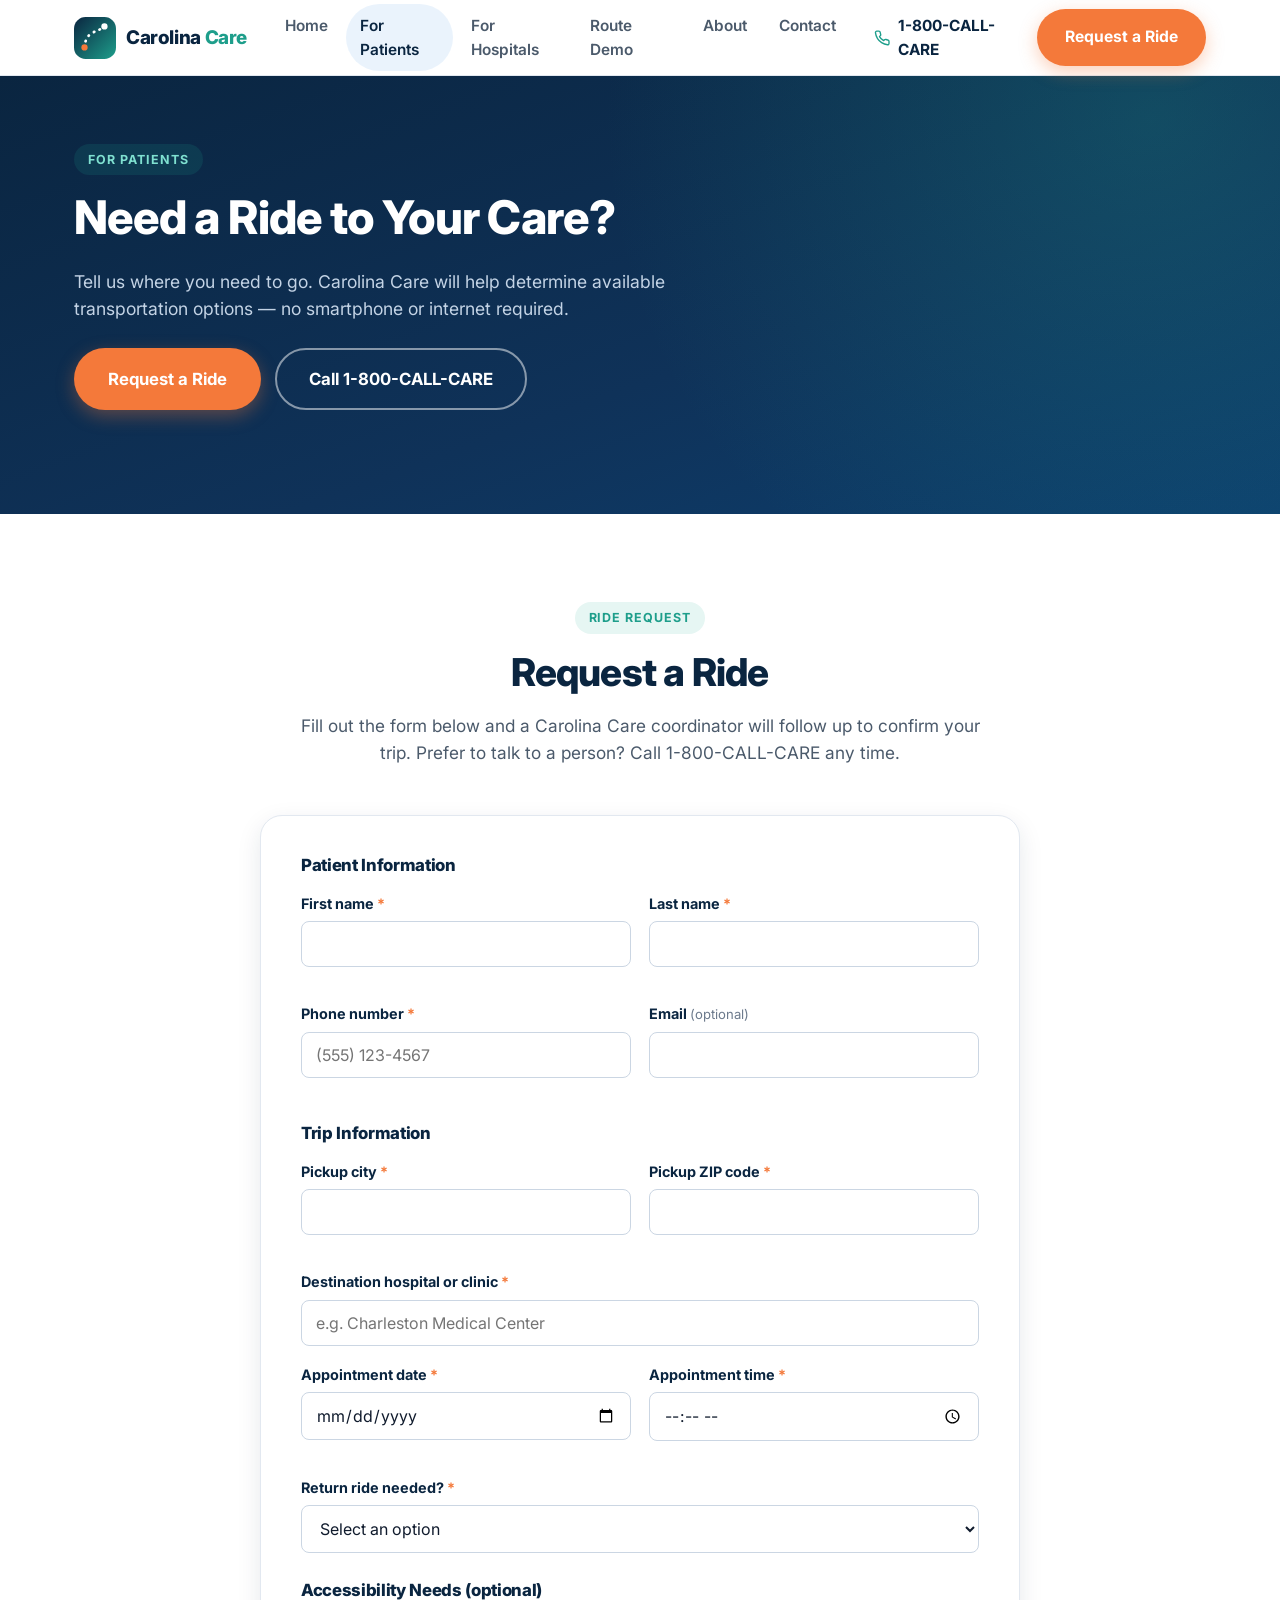
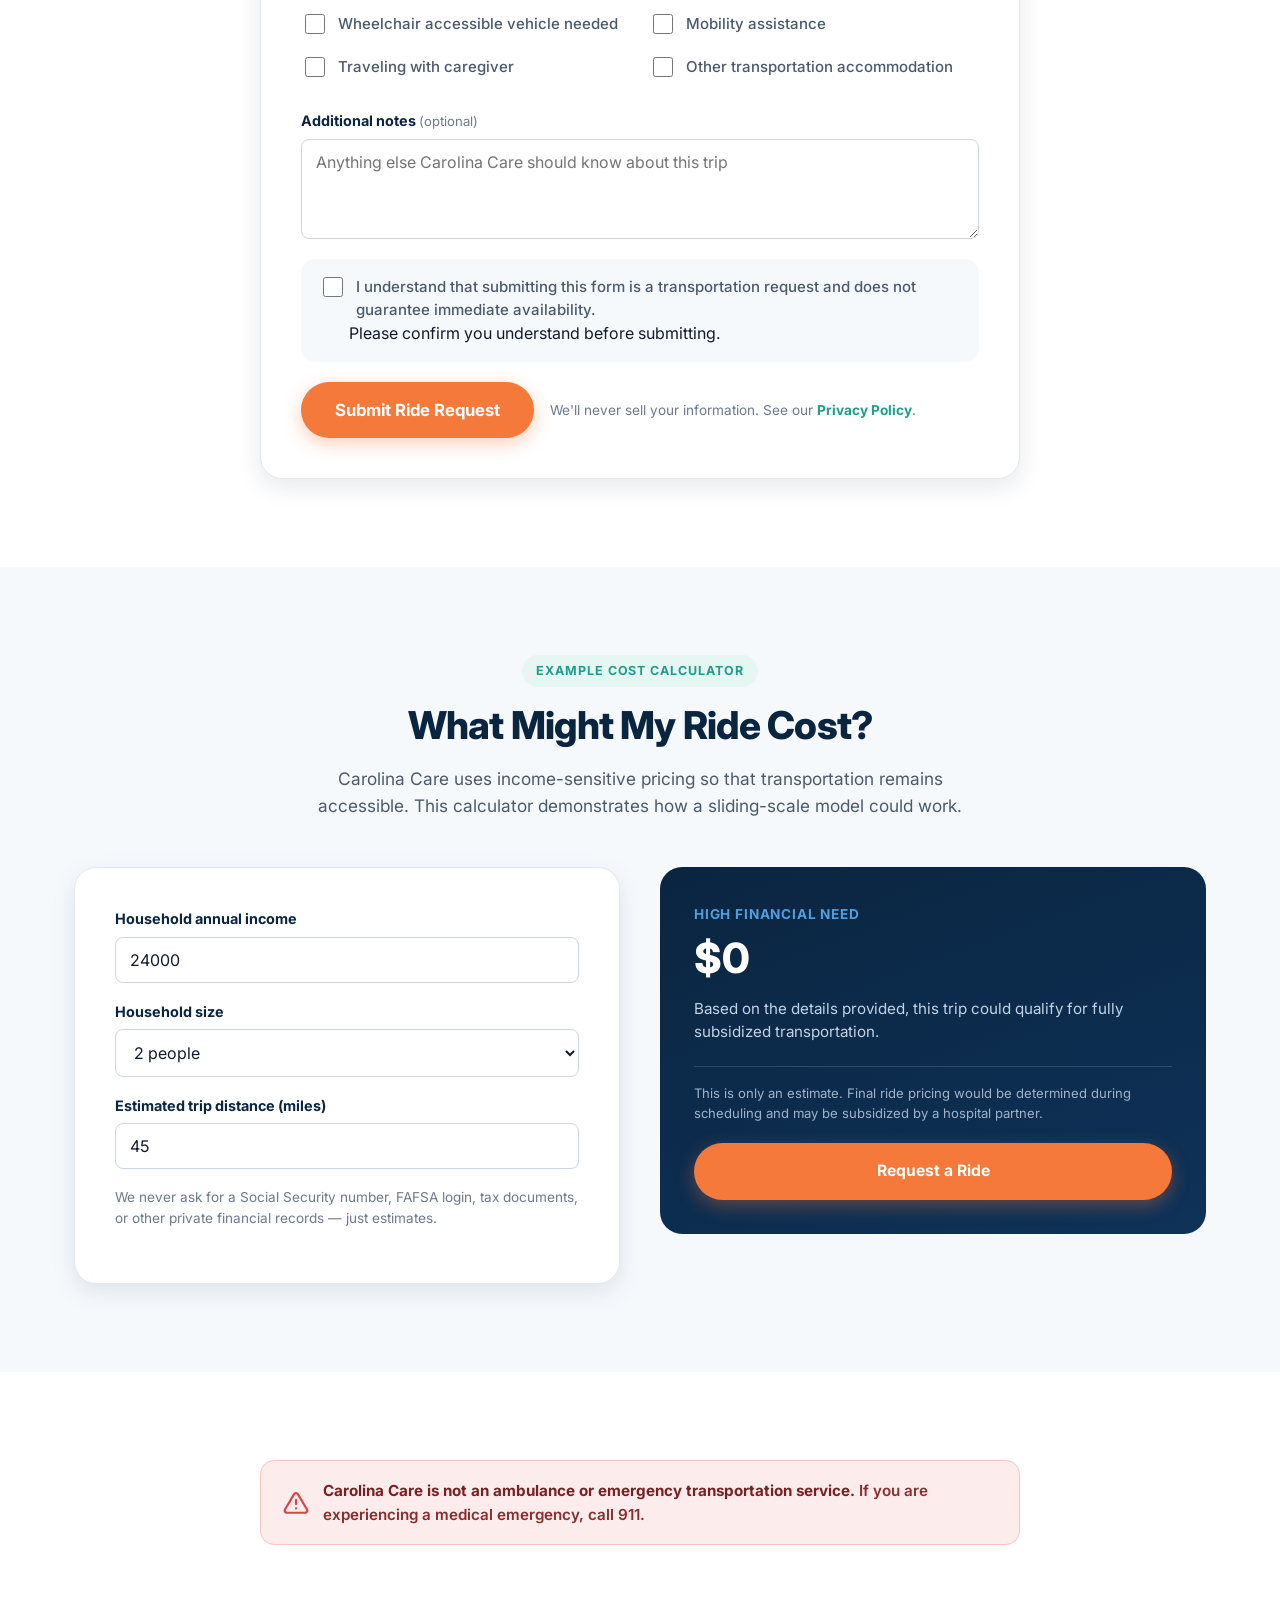
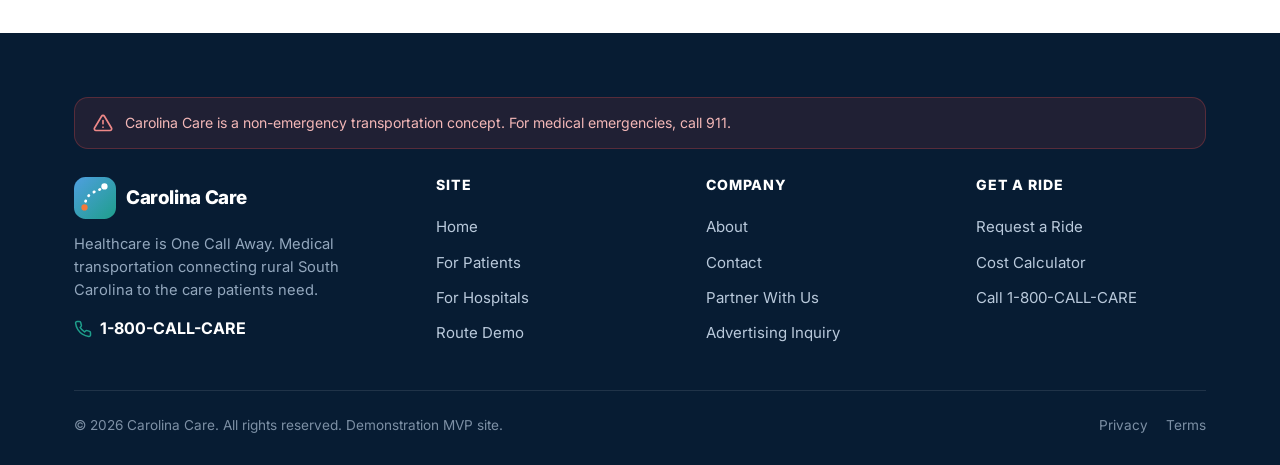
<file: patients.html>
<!DOCTYPE html>
<html lang="en">
<head>
<meta charset="UTF-8" />
<meta name="viewport" content="width=device-width, initial-scale=1.0" />
<title>For Patients | Carolina Care</title>
<meta name="description" content="Request a ride, see an example cost estimate, and learn how Carolina Care's medical transportation works for patients." />
<link rel="icon" type="image/svg+xml" href="assets/img/favicon.svg" />
<link rel="preconnect" href="https://fonts.googleapis.com" />
<link rel="preconnect" href="https://fonts.gstatic.com" crossorigin />
<link href="https://fonts.googleapis.com/css2?family=Inter:wght@400;500;600;700;800&display=swap" rel="stylesheet" />
<link rel="stylesheet" href="assets/css/styles.css" />
</head>
<body>
<a class="skip-link" href="#main">Skip to main content</a>

<header class="site-header">
  <div class="container header-inner">
    <a class="brand" href="index.html" aria-label="Carolina Care home">
      <svg class="brand-logo" viewBox="0 0 40 40" fill="none" xmlns="http://www.w3.org/2000/svg" aria-hidden="true">
        <defs><linearGradient id="logoGrad" x1="0" y1="0" x2="40" y2="40" gradientUnits="userSpaceOnUse"><stop stop-color="#0A2540"/><stop offset="1" stop-color="#1E9E8B"/></linearGradient></defs>
        <rect width="40" height="40" rx="11" fill="url(#logoGrad)"/>
        <path d="M10 29C10 29 10 20 16 16C20.5 13 24 13 29 9" stroke="white" stroke-width="2.6" stroke-linecap="round" stroke-dasharray="0.5 5.5"/>
        <circle cx="10" cy="29" r="3" fill="#F4793A"/>
        <circle cx="29" cy="9" r="3" fill="white"/>
      </svg>
      <span class="brand-text">Carolina <span>Care</span></span>
    </a>
    <nav class="main-nav" aria-label="Primary">
      <ul>
        <li><a href="index.html">Home</a></li>
        <li><a href="patients.html">For Patients</a></li>
        <li><a href="hospitals.html">For Hospitals</a></li>
        <li><a href="route-demo.html">Route Demo</a></li>
        <li><a href="about.html">About</a></li>
        <li><a href="contact.html">Contact</a></li>
      </ul>
    </nav>
    <div class="header-actions">
      <a class="phone-link" href="tel:+18002255227">
        <svg viewBox="0 0 24 24" fill="none" stroke="currentColor" stroke-width="2" stroke-linecap="round" stroke-linejoin="round"><path d="M22 16.92v3a2 2 0 0 1-2.18 2 19.79 19.79 0 0 1-8.63-3.07 19.5 19.5 0 0 1-6-6 19.79 19.79 0 0 1-3.07-8.67A2 2 0 0 1 4.11 2h3a2 2 0 0 1 2 1.72c.13.96.36 1.9.68 2.81a2 2 0 0 1-.45 2.11L8.09 9.91a16 16 0 0 0 6 6l1.27-1.27a2 2 0 0 1 2.11-.45c.9.32 1.85.55 2.81.68A2 2 0 0 1 22 16.92z"/></svg>
        1-800-CALL-CARE
      </a>
      <a class="btn btn-primary" href="#request">Request a Ride</a>
      <button class="hamburger" id="hamburger" aria-label="Open menu" aria-expanded="false" aria-controls="mobile-menu">
        <span></span><span></span><span></span>
      </button>
    </div>
  </div>
  <div class="mobile-menu" id="mobile-menu">
    <ul>
      <li><a href="index.html">Home</a></li>
      <li><a href="patients.html">For Patients</a></li>
      <li><a href="hospitals.html">For Hospitals</a></li>
      <li><a href="route-demo.html">Route Demo</a></li>
      <li><a href="about.html">About</a></li>
      <li><a href="contact.html">Contact</a></li>
    </ul>
    <a class="mobile-phone" href="tel:+18002255227">
      <svg viewBox="0 0 24 24" fill="none" stroke="currentColor" stroke-width="2" stroke-linecap="round" stroke-linejoin="round"><path d="M22 16.92v3a2 2 0 0 1-2.18 2 19.79 19.79 0 0 1-8.63-3.07 19.5 19.5 0 0 1-6-6 19.79 19.79 0 0 1-3.07-8.67A2 2 0 0 1 4.11 2h3a2 2 0 0 1 2 1.72c.13.96.36 1.9.68 2.81a2 2 0 0 1-.45 2.11L8.09 9.91a16 16 0 0 0 6 6l1.27-1.27a2 2 0 0 1 2.11-.45c.9.32 1.85.55 2.81.68A2 2 0 0 1 22 16.92z"/></svg>
      1-800-CALL-CARE
    </a>
    <a class="btn btn-primary btn-block" href="#request">Request a Ride</a>
  </div>
</header>

<div class="mobile-cta-bar">
  <a class="call" href="tel:+18002255227">
    <svg viewBox="0 0 24 24" fill="none" stroke="currentColor" stroke-width="2" stroke-linecap="round" stroke-linejoin="round"><path d="M22 16.92v3a2 2 0 0 1-2.18 2 19.79 19.79 0 0 1-8.63-3.07 19.5 19.5 0 0 1-6-6 19.79 19.79 0 0 1-3.07-8.67A2 2 0 0 1 4.11 2h3a2 2 0 0 1 2 1.72c.13.96.36 1.9.68 2.81a2 2 0 0 1-.45 2.11L8.09 9.91a16 16 0 0 0 6 6l1.27-1.27a2 2 0 0 1 2.11-.45c.9.32 1.85.55 2.81.68A2 2 0 0 1 22 16.92z"/></svg>
    Call
  </a>
  <a class="request" href="#request">
    <svg viewBox="0 0 24 24" fill="none" stroke="currentColor" stroke-width="2" stroke-linecap="round" stroke-linejoin="round"><path d="M3 12h18M3 12l6-6M3 12l6 6"/></svg>
    Request Ride
  </a>
</div>

<main id="main">

  <section class="page-hero">
    <div class="container">
      <span class="eyebrow" style="background:rgba(30,158,139,0.15);color:#7fe0d0">For Patients</span>
      <h1>Need a Ride to Your Care?</h1>
      <p>Tell us where you need to go. Carolina Care will help determine available transportation options — no smartphone or internet required.</p>
      <div class="hero-actions">
        <a class="btn btn-primary btn-lg" href="#request">Request a Ride</a>
        <a class="btn btn-outline-light btn-lg" href="tel:+18002255227">Call 1-800-CALL-CARE</a>
      </div>
    </div>
  </section>

  <!-- ===== Ride Request Form ===== -->
  <section class="section" id="request">
    <div class="container">
      <div class="section-head">
        <span class="eyebrow">Ride request</span>
        <h2>Request a Ride</h2>
        <p>Fill out the form below and a Carolina Care coordinator will follow up to confirm your trip. Prefer to talk to a person? Call 1-800-CALL-CARE any time.</p>
      </div>

      <div class="form-card" style="max-width:760px;margin:0 auto;">
        <form id="ride-form" data-carolina-form="cc_ride_requests" data-success-target="ride-success" novalidate>
          <h3 style="font-size:1.05rem;margin-bottom:18px;">Patient Information</h3>
          <div class="form-row">
            <div class="field" data-field>
              <label class="field-required" for="rf-first">First name</label>
              <input id="rf-first" name="first_name" type="text" required autocomplete="given-name" />
              <span class="error-msg">Please enter your first name.</span>
            </div>
            <div class="field" data-field>
              <label class="field-required" for="rf-last">Last name</label>
              <input id="rf-last" name="last_name" type="text" required autocomplete="family-name" />
              <span class="error-msg">Please enter your last name.</span>
            </div>
          </div>
          <div class="form-row">
            <div class="field" data-field>
              <label class="field-required" for="rf-phone">Phone number</label>
              <input id="rf-phone" name="phone" type="tel" required autocomplete="tel" placeholder="(555) 123-4567" />
              <span class="error-msg">Please enter a valid 10-digit phone number.</span>
            </div>
            <div class="field" data-field>
              <label for="rf-email">Email <span class="hint">(optional)</span></label>
              <input id="rf-email" name="email" type="email" autocomplete="email" />
              <span class="error-msg">Please enter a valid email address.</span>
            </div>
          </div>

          <h3 style="font-size:1.05rem;margin:28px 0 18px;">Trip Information</h3>
          <div class="form-row">
            <div class="field" data-field>
              <label class="field-required" for="rf-city">Pickup city</label>
              <input id="rf-city" name="pickup_city" type="text" required />
              <span class="error-msg">Please enter your pickup city.</span>
            </div>
            <div class="field" data-field>
              <label class="field-required" for="rf-zip">Pickup ZIP code</label>
              <input id="rf-zip" name="pickup_zip" type="text" inputmode="numeric" pattern="[0-9]{5}" maxlength="5" required />
              <span class="error-msg">Please enter a valid 5-digit ZIP code.</span>
            </div>
          </div>
          <div class="field" data-field>
            <label class="field-required" for="rf-destination">Destination hospital or clinic</label>
            <input id="rf-destination" name="destination" type="text" placeholder="e.g. Charleston Medical Center" required />
            <span class="error-msg">Please enter your destination.</span>
          </div>
          <div class="form-row">
            <div class="field" data-field>
              <label class="field-required" for="rf-date">Appointment date</label>
              <input id="rf-date" name="appointment_date" type="date" required />
              <span class="error-msg">Please choose an appointment date.</span>
            </div>
            <div class="field" data-field>
              <label class="field-required" for="rf-time">Appointment time</label>
              <input id="rf-time" name="appointment_time" type="time" required />
              <span class="error-msg">Please choose an appointment time.</span>
            </div>
          </div>
          <div class="field" data-field>
            <label class="field-required" for="rf-return">Return ride needed?</label>
            <select id="rf-return" name="return_ride" required>
              <option value="">Select an option</option>
              <option value="yes">Yes, I need a return ride</option>
              <option value="no">No, one-way trip only</option>
            </select>
            <span class="error-msg">Please let us know if you need a return ride.</span>
          </div>

          <h3 style="font-size:1.05rem;margin:28px 0 12px;">Accessibility Needs <span class="hint">(optional)</span></h3>
          <div class="check-grid">
            <div class="check-row">
              <input type="checkbox" id="rf-wheelchair" name="needs_wheelchair_vehicle" />
              <label for="rf-wheelchair">Wheelchair accessible vehicle needed</label>
            </div>
            <div class="check-row">
              <input type="checkbox" id="rf-mobility" name="needs_mobility_assistance" />
              <label for="rf-mobility">Mobility assistance</label>
            </div>
            <div class="check-row">
              <input type="checkbox" id="rf-caregiver" name="traveling_with_caregiver" />
              <label for="rf-caregiver">Traveling with caregiver</label>
            </div>
            <div class="check-row">
              <input type="checkbox" id="rf-other" name="other_accommodation" />
              <label for="rf-other">Other transportation accommodation</label>
            </div>
          </div>

          <div class="field" data-field style="margin-top:18px;">
            <label for="rf-notes">Additional notes <span class="hint">(optional)</span></label>
            <textarea id="rf-notes" name="notes" rows="3" placeholder="Anything else Carolina Care should know about this trip"></textarea>
          </div>

          <div class="consent-box" data-field>
            <div class="check-row">
              <input type="checkbox" id="rf-consent" name="consent" required />
              <label for="rf-consent">I understand that submitting this form is a transportation request and does not guarantee immediate availability.</label>
            </div>
            <span class="error-msg" style="margin-left:30px;">Please confirm you understand before submitting.</span>
          </div>

          <div class="form-foot">
            <button class="btn btn-primary btn-lg" type="submit">
              <span class="spinner"></span>
              <span class="btn-label">Submit Ride Request</span>
            </button>
            <span class="form-note">We'll never sell your information. See our <a class="link-arrow" href="privacy.html" style="display:inline">Privacy Policy</a>.</span>
          </div>
        </form>

        <div class="form-success" id="ride-success">
          <div class="success-icon">
            <svg viewBox="0 0 24 24" fill="none" stroke="currentColor" stroke-width="2" stroke-linecap="round" stroke-linejoin="round"><path d="M20 6L9 17l-5-5"/></svg>
          </div>
          <h3>Your request has been received.</h3>
          <p>A Carolina Care coordinator will contact you to confirm your trip.</p>
          <p class="form-note">Need help sooner? <a class="link-arrow" href="tel:+18002255227" style="display:inline">Call 1-800-CALL-CARE</a>.</p>
          <button class="btn btn-secondary" type="button" data-reset-form="ride-form">Submit Another Request</button>
        </div>
      </div>
    </div>
  </section>

  <!-- ===== Affordability Calculator ===== -->
  <section class="section section-alt" id="calculator">
    <div class="container">
      <div class="section-head">
        <span class="eyebrow">Example Cost Calculator</span>
        <h2>What Might My Ride Cost?</h2>
        <p>Carolina Care uses income-sensitive pricing so that transportation remains accessible. This calculator demonstrates how a sliding-scale model could work.</p>
      </div>

      <div class="calc-wrap">
        <form id="calc-form" class="form-card" novalidate>
          <div class="field">
            <label for="calc-income">Household annual income</label>
            <input id="calc-income" type="number" min="0" step="1000" placeholder="e.g. 28000" value="24000" />
          </div>
          <div class="field">
            <label for="calc-size">Household size</label>
            <select id="calc-size">
              <option value="1">1 person</option>
              <option value="2" selected>2 people</option>
              <option value="3">3 people</option>
              <option value="4">4 people</option>
              <option value="5">5 people</option>
              <option value="6">6+ people</option>
            </select>
          </div>
          <div class="field">
            <label for="calc-distance">Estimated trip distance (miles)</label>
            <input id="calc-distance" type="number" min="0" step="5" placeholder="e.g. 65" value="45" />
          </div>
          <p class="form-note" style="margin-top:8px;">We never ask for a Social Security number, FAFSA login, tax documents, or other private financial records — just estimates.</p>
        </form>

        <div class="calc-result">
          <span class="tier-label" id="calc-label">Moderate financial need</span>
          <div class="tier-amount" id="calc-amount">$10–$25</div>
          <p class="tier-desc" id="calc-desc">This trip could qualify for a reduced, income-based fare.</p>
          <p class="calc-disclaimer">This is only an estimate. Final ride pricing would be determined during scheduling and may be subsidized by a hospital partner.</p>
          <a class="btn btn-primary btn-block" href="#request">Request a Ride</a>
        </div>
      </div>
    </div>
  </section>

  <section class="section">
    <div class="container">
      <div class="emergency-note reveal" style="max-width:760px;margin:0 auto;">
        <svg viewBox="0 0 24 24" fill="none" stroke="currentColor" stroke-width="2" stroke-linecap="round" stroke-linejoin="round" aria-hidden="true"><path d="M10.29 3.86L1.82 18a2 2 0 0 0 1.71 3h16.94a2 2 0 0 0 1.71-3L13.71 3.86a2 2 0 0 0-3.42 0z"/><path d="M12 9v4M12 17h.01"/></svg>
        <span><strong>Carolina Care is not an ambulance or emergency transportation service.</strong> If you are experiencing a medical emergency, call 911.</span>
      </div>
    </div>
  </section>

</main>

<footer class="site-footer">
  <div class="container">
    <div class="footer-emergency">
      <svg viewBox="0 0 24 24" fill="none" stroke="currentColor" stroke-width="2" stroke-linecap="round" stroke-linejoin="round" aria-hidden="true"><path d="M10.29 3.86L1.82 18a2 2 0 0 0 1.71 3h16.94a2 2 0 0 0 1.71-3L13.71 3.86a2 2 0 0 0-3.42 0z"/><path d="M12 9v4M12 17h.01"/></svg>
      Carolina Care is a non-emergency transportation concept. For medical emergencies, call 911.
    </div>
    <div class="footer-grid">
      <div class="footer-brand">
        <a class="brand" href="index.html" aria-label="Carolina Care home">
          <svg class="brand-logo" viewBox="0 0 40 40" fill="none" xmlns="http://www.w3.org/2000/svg" aria-hidden="true">
            <defs><linearGradient id="logoGradFooter" x1="0" y1="0" x2="40" y2="40" gradientUnits="userSpaceOnUse"><stop stop-color="#4f9fe0"/><stop offset="1" stop-color="#1e9e8b"/></linearGradient></defs>
            <rect width="40" height="40" rx="11" fill="url(#logoGradFooter)"/>
            <path d="M10 29C10 29 10 20 16 16C20.5 13 24 13 29 9" stroke="white" stroke-width="2.6" stroke-linecap="round" stroke-dasharray="0.5 5.5"/>
            <circle cx="10" cy="29" r="3" fill="#f4793a"/>
            <circle cx="29" cy="9" r="3" fill="white"/>
          </svg>
          <span class="brand-text">Carolina Care</span>
        </a>
        <p>Healthcare is One Call Away. Medical transportation connecting rural South Carolina to the care patients need.</p>
        <a class="footer-phone" href="tel:+18002255227">
          <svg viewBox="0 0 24 24" fill="none" stroke="currentColor" stroke-width="2" stroke-linecap="round" stroke-linejoin="round" aria-hidden="true"><path d="M22 16.92v3a2 2 0 0 1-2.18 2 19.79 19.79 0 0 1-8.63-3.07 19.5 19.5 0 0 1-6-6 19.79 19.79 0 0 1-3.07-8.67A2 2 0 0 1 4.11 2h3a2 2 0 0 1 2 1.72c.13.96.36 1.9.68 2.81a2 2 0 0 1-.45 2.11L8.09 9.91a16 16 0 0 0 6 6l1.27-1.27a2 2 0 0 1 2.11-.45c.9.32 1.85.55 2.81.68A2 2 0 0 1 22 16.92z"/></svg>
          1-800-CALL-CARE
        </a>
      </div>
      <div class="footer-col">
        <h4>Site</h4>
        <a href="index.html">Home</a>
        <a href="patients.html">For Patients</a>
        <a href="hospitals.html">For Hospitals</a>
        <a href="route-demo.html">Route Demo</a>
      </div>
      <div class="footer-col">
        <h4>Company</h4>
        <a href="about.html">About</a>
        <a href="contact.html">Contact</a>
        <a href="hospitals.html#partner">Partner With Us</a>
        <a href="contact.html#advertising">Advertising Inquiry</a>
      </div>
      <div class="footer-col">
        <h4>Get a Ride</h4>
        <a href="patients.html#request">Request a Ride</a>
        <a href="patients.html#calculator">Cost Calculator</a>
        <a href="tel:+18002255227">Call 1-800-CALL-CARE</a>
      </div>
    </div>
    <div class="footer-bottom">
      <span>&copy; <span data-year></span> Carolina Care. All rights reserved. Demonstration MVP site.</span>
      <div class="legal-links">
        <a href="privacy.html">Privacy</a>
        <a href="terms.html">Terms</a>
      </div>
    </div>
  </div>
</footer>

<script src="assets/js/main.js"></script>
</body>
</html>
</file>
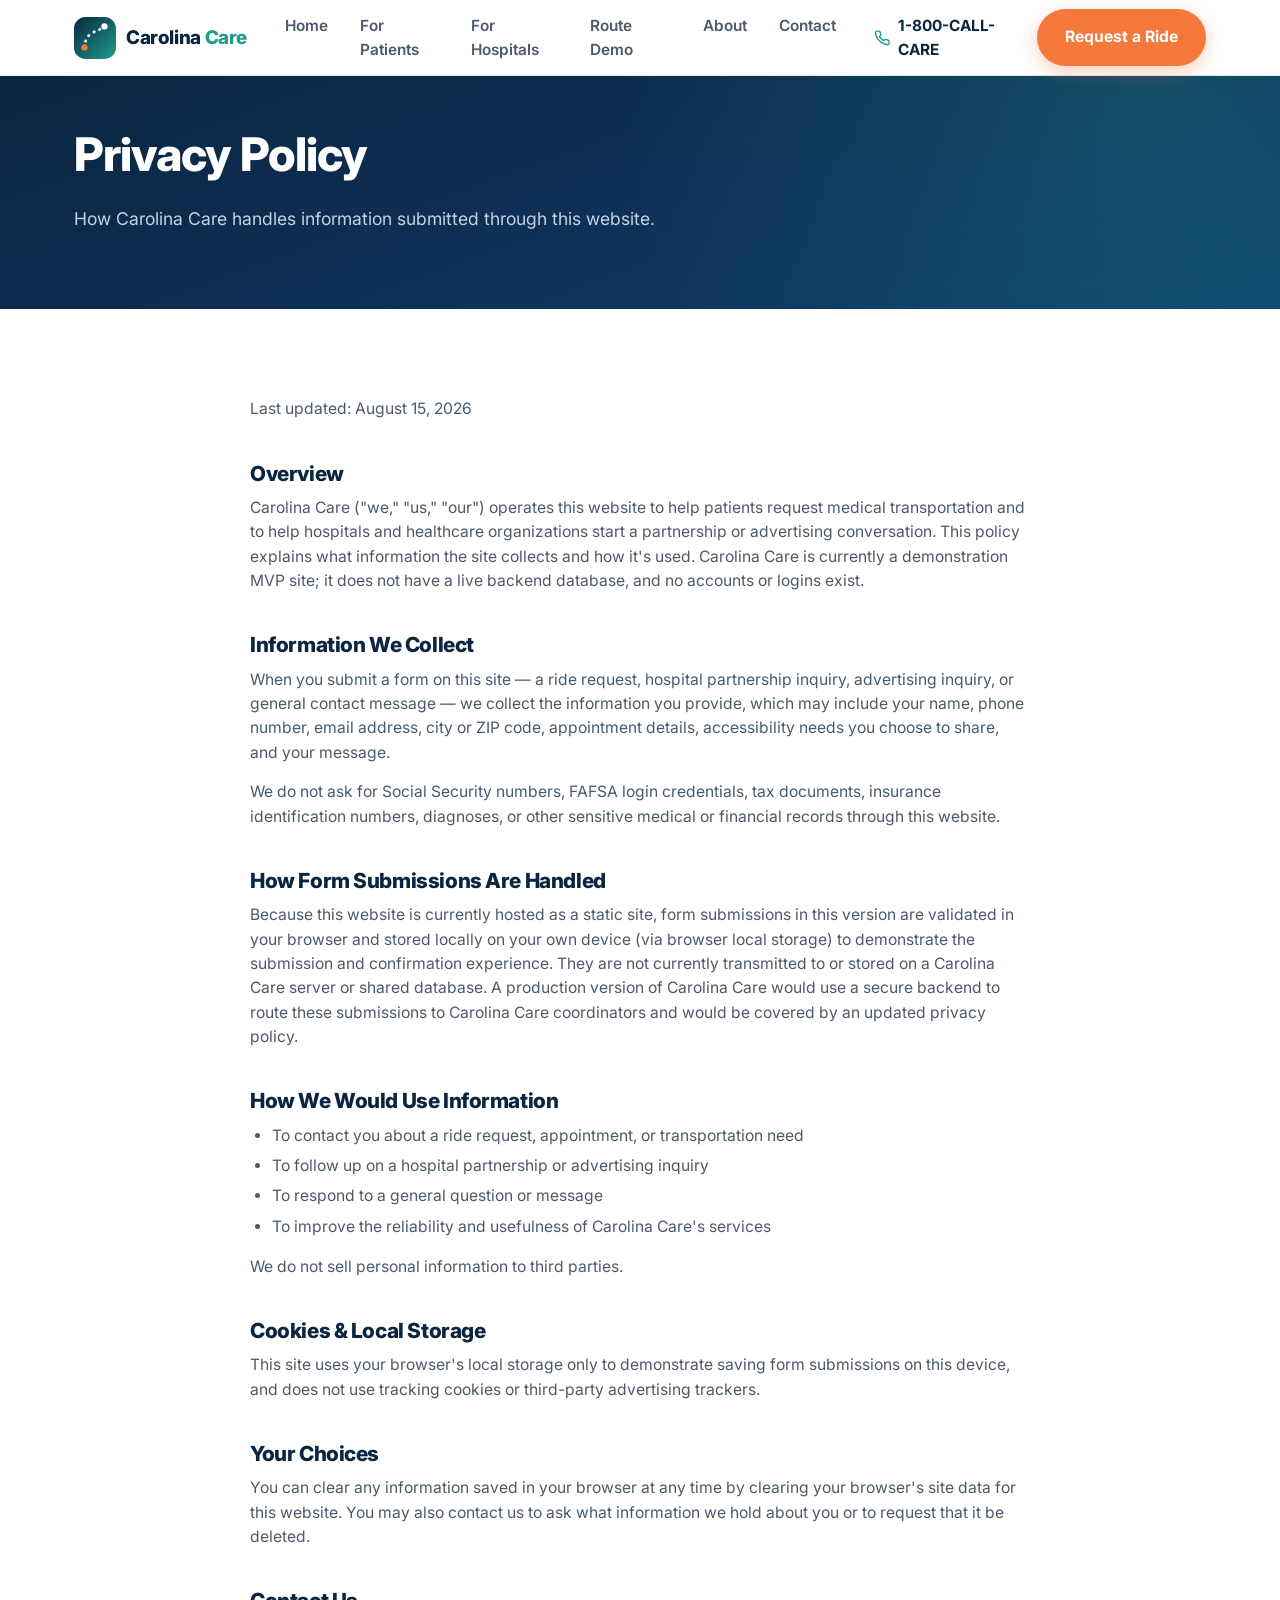
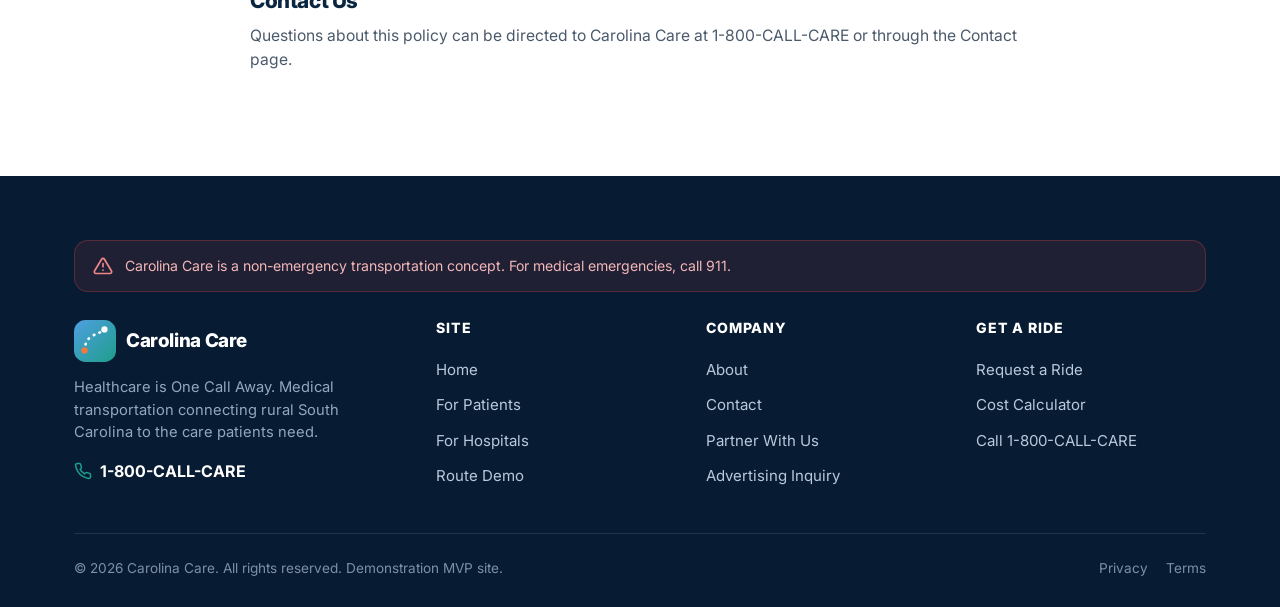
<file: privacy.html>
<!DOCTYPE html>
<html lang="en">
<head>
<meta charset="UTF-8" />
<meta name="viewport" content="width=device-width, initial-scale=1.0" />
<title>Privacy Policy | Carolina Care</title>
<meta name="description" content="How Carolina Care collects, uses, and protects information submitted through this website." />
<link rel="icon" type="image/svg+xml" href="assets/img/favicon.svg" />
<link rel="preconnect" href="https://fonts.googleapis.com" />
<link rel="preconnect" href="https://fonts.gstatic.com" crossorigin />
<link href="https://fonts.googleapis.com/css2?family=Inter:wght@400;500;600;700;800&display=swap" rel="stylesheet" />
<link rel="stylesheet" href="assets/css/styles.css" />
</head>
<body>
<a class="skip-link" href="#main">Skip to main content</a>

<header class="site-header">
  <div class="container header-inner">
    <a class="brand" href="index.html" aria-label="Carolina Care home">
      <svg class="brand-logo" viewBox="0 0 40 40" fill="none" xmlns="http://www.w3.org/2000/svg" aria-hidden="true">
        <defs><linearGradient id="logoGrad" x1="0" y1="0" x2="40" y2="40" gradientUnits="userSpaceOnUse"><stop stop-color="#0A2540"/><stop offset="1" stop-color="#1E9E8B"/></linearGradient></defs>
        <rect width="40" height="40" rx="11" fill="url(#logoGrad)"/>
        <path d="M10 29C10 29 10 20 16 16C20.5 13 24 13 29 9" stroke="white" stroke-width="2.6" stroke-linecap="round" stroke-dasharray="0.5 5.5"/>
        <circle cx="10" cy="29" r="3" fill="#F4793A"/>
        <circle cx="29" cy="9" r="3" fill="white"/>
      </svg>
      <span class="brand-text">Carolina <span>Care</span></span>
    </a>
    <nav class="main-nav" aria-label="Primary">
      <ul>
        <li><a href="index.html">Home</a></li>
        <li><a href="patients.html">For Patients</a></li>
        <li><a href="hospitals.html">For Hospitals</a></li>
        <li><a href="route-demo.html">Route Demo</a></li>
        <li><a href="about.html">About</a></li>
        <li><a href="contact.html">Contact</a></li>
      </ul>
    </nav>
    <div class="header-actions">
      <a class="phone-link" href="tel:+18002255227">
        <svg viewBox="0 0 24 24" fill="none" stroke="currentColor" stroke-width="2" stroke-linecap="round" stroke-linejoin="round"><path d="M22 16.92v3a2 2 0 0 1-2.18 2 19.79 19.79 0 0 1-8.63-3.07 19.5 19.5 0 0 1-6-6 19.79 19.79 0 0 1-3.07-8.67A2 2 0 0 1 4.11 2h3a2 2 0 0 1 2 1.72c.13.96.36 1.9.68 2.81a2 2 0 0 1-.45 2.11L8.09 9.91a16 16 0 0 0 6 6l1.27-1.27a2 2 0 0 1 2.11-.45c.9.32 1.85.55 2.81.68A2 2 0 0 1 22 16.92z"/></svg>
        1-800-CALL-CARE
      </a>
      <a class="btn btn-primary" href="patients.html#request">Request a Ride</a>
      <button class="hamburger" id="hamburger" aria-label="Open menu" aria-expanded="false" aria-controls="mobile-menu">
        <span></span><span></span><span></span>
      </button>
    </div>
  </div>
  <div class="mobile-menu" id="mobile-menu">
    <ul>
      <li><a href="index.html">Home</a></li>
      <li><a href="patients.html">For Patients</a></li>
      <li><a href="hospitals.html">For Hospitals</a></li>
      <li><a href="route-demo.html">Route Demo</a></li>
      <li><a href="about.html">About</a></li>
      <li><a href="contact.html">Contact</a></li>
    </ul>
    <a class="mobile-phone" href="tel:+18002255227">
      <svg viewBox="0 0 24 24" fill="none" stroke="currentColor" stroke-width="2" stroke-linecap="round" stroke-linejoin="round"><path d="M22 16.92v3a2 2 0 0 1-2.18 2 19.79 19.79 0 0 1-8.63-3.07 19.5 19.5 0 0 1-6-6 19.79 19.79 0 0 1-3.07-8.67A2 2 0 0 1 4.11 2h3a2 2 0 0 1 2 1.72c.13.96.36 1.9.68 2.81a2 2 0 0 1-.45 2.11L8.09 9.91a16 16 0 0 0 6 6l1.27-1.27a2 2 0 0 1 2.11-.45c.9.32 1.85.55 2.81.68A2 2 0 0 1 22 16.92z"/></svg>
      1-800-CALL-CARE
    </a>
    <a class="btn btn-primary btn-block" href="patients.html#request">Request a Ride</a>
  </div>
</header>

<div class="mobile-cta-bar">
  <a class="call" href="tel:+18002255227">
    <svg viewBox="0 0 24 24" fill="none" stroke="currentColor" stroke-width="2" stroke-linecap="round" stroke-linejoin="round"><path d="M22 16.92v3a2 2 0 0 1-2.18 2 19.79 19.79 0 0 1-8.63-3.07 19.5 19.5 0 0 1-6-6 19.79 19.79 0 0 1-3.07-8.67A2 2 0 0 1 4.11 2h3a2 2 0 0 1 2 1.72c.13.96.36 1.9.68 2.81a2 2 0 0 1-.45 2.11L8.09 9.91a16 16 0 0 0 6 6l1.27-1.27a2 2 0 0 1 2.11-.45c.9.32 1.85.55 2.81.68A2 2 0 0 1 22 16.92z"/></svg>
    Call
  </a>
  <a class="request" href="patients.html#request">
    <svg viewBox="0 0 24 24" fill="none" stroke="currentColor" stroke-width="2" stroke-linecap="round" stroke-linejoin="round"><path d="M3 12h18M3 12l6-6M3 12l6 6"/></svg>
    Request Ride
  </a>
</div>

<main id="main">
  <section class="page-hero" style="padding:52px 0 60px;">
    <div class="container">
      <h1>Privacy Policy</h1>
      <p>How Carolina Care handles information submitted through this website.</p>
    </div>
  </section>

  <section class="section">
    <div class="container">
      <div class="legal-content">
        <p class="legal-updated">Last updated: August 15, 2026</p>

        <h2>Overview</h2>
        <p>Carolina Care ("we," "us," "our") operates this website to help patients request medical transportation and to help hospitals and healthcare organizations start a partnership or advertising conversation. This policy explains what information the site collects and how it's used. Carolina Care is currently a demonstration MVP site; it does not have a live backend database, and no accounts or logins exist.</p>

        <h2>Information We Collect</h2>
        <p>When you submit a form on this site — a ride request, hospital partnership inquiry, advertising inquiry, or general contact message — we collect the information you provide, which may include your name, phone number, email address, city or ZIP code, appointment details, accessibility needs you choose to share, and your message.</p>
        <p>We do not ask for Social Security numbers, FAFSA login credentials, tax documents, insurance identification numbers, diagnoses, or other sensitive medical or financial records through this website.</p>

        <h2>How Form Submissions Are Handled</h2>
        <p>Because this website is currently hosted as a static site, form submissions in this version are validated in your browser and stored locally on your own device (via browser local storage) to demonstrate the submission and confirmation experience. They are not currently transmitted to or stored on a Carolina Care server or shared database. A production version of Carolina Care would use a secure backend to route these submissions to Carolina Care coordinators and would be covered by an updated privacy policy.</p>

        <h2>How We Would Use Information</h2>
        <ul>
          <li>To contact you about a ride request, appointment, or transportation need</li>
          <li>To follow up on a hospital partnership or advertising inquiry</li>
          <li>To respond to a general question or message</li>
          <li>To improve the reliability and usefulness of Carolina Care's services</li>
        </ul>
        <p>We do not sell personal information to third parties.</p>

        <h2>Cookies &amp; Local Storage</h2>
        <p>This site uses your browser's local storage only to demonstrate saving form submissions on this device, and does not use tracking cookies or third-party advertising trackers.</p>

        <h2>Your Choices</h2>
        <p>You can clear any information saved in your browser at any time by clearing your browser's site data for this website. You may also contact us to ask what information we hold about you or to request that it be deleted.</p>

        <h2>Contact Us</h2>
        <p>Questions about this policy can be directed to Carolina Care at 1-800-CALL-CARE or through the <a href="contact.html">Contact page</a>.</p>
      </div>
    </div>
  </section>
</main>

<footer class="site-footer">
  <div class="container">
    <div class="footer-emergency">
      <svg viewBox="0 0 24 24" fill="none" stroke="currentColor" stroke-width="2" stroke-linecap="round" stroke-linejoin="round" aria-hidden="true"><path d="M10.29 3.86L1.82 18a2 2 0 0 0 1.71 3h16.94a2 2 0 0 0 1.71-3L13.71 3.86a2 2 0 0 0-3.42 0z"/><path d="M12 9v4M12 17h.01"/></svg>
      Carolina Care is a non-emergency transportation concept. For medical emergencies, call 911.
    </div>
    <div class="footer-grid">
      <div class="footer-brand">
        <a class="brand" href="index.html" aria-label="Carolina Care home">
          <svg class="brand-logo" viewBox="0 0 40 40" fill="none" xmlns="http://www.w3.org/2000/svg" aria-hidden="true">
            <defs><linearGradient id="logoGradFooter" x1="0" y1="0" x2="40" y2="40" gradientUnits="userSpaceOnUse"><stop stop-color="#4f9fe0"/><stop offset="1" stop-color="#1e9e8b"/></linearGradient></defs>
            <rect width="40" height="40" rx="11" fill="url(#logoGradFooter)"/>
            <path d="M10 29C10 29 10 20 16 16C20.5 13 24 13 29 9" stroke="white" stroke-width="2.6" stroke-linecap="round" stroke-dasharray="0.5 5.5"/>
            <circle cx="10" cy="29" r="3" fill="#f4793a"/>
            <circle cx="29" cy="9" r="3" fill="white"/>
          </svg>
          <span class="brand-text">Carolina Care</span>
        </a>
        <p>Healthcare is One Call Away. Medical transportation connecting rural South Carolina to the care patients need.</p>
        <a class="footer-phone" href="tel:+18002255227">
          <svg viewBox="0 0 24 24" fill="none" stroke="currentColor" stroke-width="2" stroke-linecap="round" stroke-linejoin="round" aria-hidden="true"><path d="M22 16.92v3a2 2 0 0 1-2.18 2 19.79 19.79 0 0 1-8.63-3.07 19.5 19.5 0 0 1-6-6 19.79 19.79 0 0 1-3.07-8.67A2 2 0 0 1 4.11 2h3a2 2 0 0 1 2 1.72c.13.96.36 1.9.68 2.81a2 2 0 0 1-.45 2.11L8.09 9.91a16 16 0 0 0 6 6l1.27-1.27a2 2 0 0 1 2.11-.45c.9.32 1.85.55 2.81.68A2 2 0 0 1 22 16.92z"/></svg>
          1-800-CALL-CARE
        </a>
      </div>
      <div class="footer-col">
        <h4>Site</h4>
        <a href="index.html">Home</a>
        <a href="patients.html">For Patients</a>
        <a href="hospitals.html">For Hospitals</a>
        <a href="route-demo.html">Route Demo</a>
      </div>
      <div class="footer-col">
        <h4>Company</h4>
        <a href="about.html">About</a>
        <a href="contact.html">Contact</a>
        <a href="hospitals.html#partner">Partner With Us</a>
        <a href="contact.html#advertising">Advertising Inquiry</a>
      </div>
      <div class="footer-col">
        <h4>Get a Ride</h4>
        <a href="patients.html#request">Request a Ride</a>
        <a href="patients.html#calculator">Cost Calculator</a>
        <a href="tel:+18002255227">Call 1-800-CALL-CARE</a>
      </div>
    </div>
    <div class="footer-bottom">
      <span>&copy; <span data-year></span> Carolina Care. All rights reserved. Demonstration MVP site.</span>
      <div class="legal-links">
        <a href="privacy.html">Privacy</a>
        <a href="terms.html">Terms</a>
      </div>
    </div>
  </div>
</footer>

<script src="assets/js/main.js"></script>
</body>
</html>
</file>
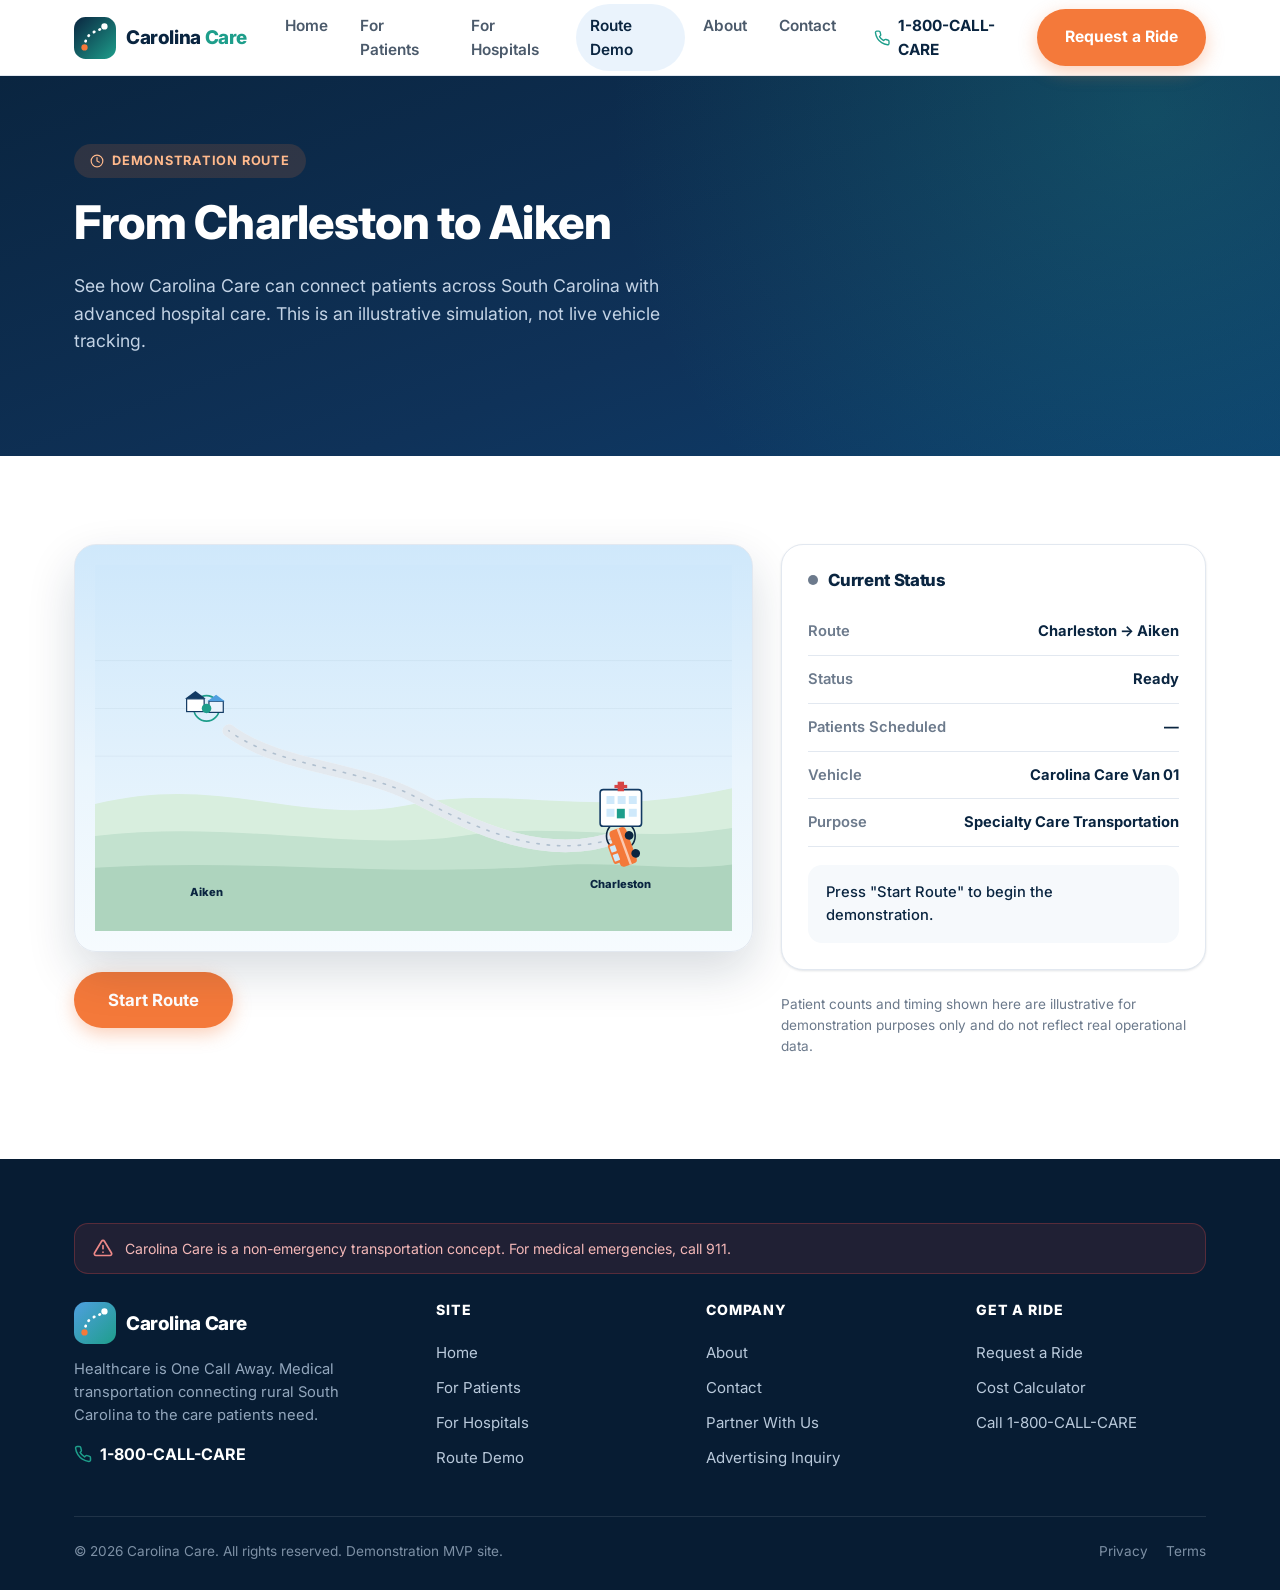
<file: route-demo.html>
<!DOCTYPE html>
<html lang="en">
<head>
<meta charset="UTF-8" />
<meta name="viewport" content="width=device-width, initial-scale=1.0" />
<title>Route Demo | Carolina Care</title>
<meta name="description" content="An interactive demonstration of a Carolina Care route connecting Charleston Medical Center with patients in Aiken, South Carolina." />
<link rel="icon" type="image/svg+xml" href="assets/img/favicon.svg" />
<link rel="preconnect" href="https://fonts.googleapis.com" />
<link rel="preconnect" href="https://fonts.gstatic.com" crossorigin />
<link href="https://fonts.googleapis.com/css2?family=Inter:wght@400;500;600;700;800&display=swap" rel="stylesheet" />
<link rel="stylesheet" href="assets/css/styles.css" />
</head>
<body>
<a class="skip-link" href="#main">Skip to main content</a>

<header class="site-header">
  <div class="container header-inner">
    <a class="brand" href="index.html" aria-label="Carolina Care home">
      <svg class="brand-logo" viewBox="0 0 40 40" fill="none" xmlns="http://www.w3.org/2000/svg" aria-hidden="true">
        <defs><linearGradient id="logoGrad" x1="0" y1="0" x2="40" y2="40" gradientUnits="userSpaceOnUse"><stop stop-color="#0A2540"/><stop offset="1" stop-color="#1E9E8B"/></linearGradient></defs>
        <rect width="40" height="40" rx="11" fill="url(#logoGrad)"/>
        <path d="M10 29C10 29 10 20 16 16C20.5 13 24 13 29 9" stroke="white" stroke-width="2.6" stroke-linecap="round" stroke-dasharray="0.5 5.5"/>
        <circle cx="10" cy="29" r="3" fill="#F4793A"/>
        <circle cx="29" cy="9" r="3" fill="white"/>
      </svg>
      <span class="brand-text">Carolina <span>Care</span></span>
    </a>
    <nav class="main-nav" aria-label="Primary">
      <ul>
        <li><a href="index.html">Home</a></li>
        <li><a href="patients.html">For Patients</a></li>
        <li><a href="hospitals.html">For Hospitals</a></li>
        <li><a href="route-demo.html">Route Demo</a></li>
        <li><a href="about.html">About</a></li>
        <li><a href="contact.html">Contact</a></li>
      </ul>
    </nav>
    <div class="header-actions">
      <a class="phone-link" href="tel:+18002255227">
        <svg viewBox="0 0 24 24" fill="none" stroke="currentColor" stroke-width="2" stroke-linecap="round" stroke-linejoin="round"><path d="M22 16.92v3a2 2 0 0 1-2.18 2 19.79 19.79 0 0 1-8.63-3.07 19.5 19.5 0 0 1-6-6 19.79 19.79 0 0 1-3.07-8.67A2 2 0 0 1 4.11 2h3a2 2 0 0 1 2 1.72c.13.96.36 1.9.68 2.81a2 2 0 0 1-.45 2.11L8.09 9.91a16 16 0 0 0 6 6l1.27-1.27a2 2 0 0 1 2.11-.45c.9.32 1.85.55 2.81.68A2 2 0 0 1 22 16.92z"/></svg>
        1-800-CALL-CARE
      </a>
      <a class="btn btn-primary" href="patients.html#request">Request a Ride</a>
      <button class="hamburger" id="hamburger" aria-label="Open menu" aria-expanded="false" aria-controls="mobile-menu">
        <span></span><span></span><span></span>
      </button>
    </div>
  </div>
  <div class="mobile-menu" id="mobile-menu">
    <ul>
      <li><a href="index.html">Home</a></li>
      <li><a href="patients.html">For Patients</a></li>
      <li><a href="hospitals.html">For Hospitals</a></li>
      <li><a href="route-demo.html">Route Demo</a></li>
      <li><a href="about.html">About</a></li>
      <li><a href="contact.html">Contact</a></li>
    </ul>
    <a class="mobile-phone" href="tel:+18002255227">
      <svg viewBox="0 0 24 24" fill="none" stroke="currentColor" stroke-width="2" stroke-linecap="round" stroke-linejoin="round"><path d="M22 16.92v3a2 2 0 0 1-2.18 2 19.79 19.79 0 0 1-8.63-3.07 19.5 19.5 0 0 1-6-6 19.79 19.79 0 0 1-3.07-8.67A2 2 0 0 1 4.11 2h3a2 2 0 0 1 2 1.72c.13.96.36 1.9.68 2.81a2 2 0 0 1-.45 2.11L8.09 9.91a16 16 0 0 0 6 6l1.27-1.27a2 2 0 0 1 2.11-.45c.9.32 1.85.55 2.81.68A2 2 0 0 1 22 16.92z"/></svg>
      1-800-CALL-CARE
    </a>
    <a class="btn btn-primary btn-block" href="patients.html#request">Request a Ride</a>
  </div>
</header>

<div class="mobile-cta-bar">
  <a class="call" href="tel:+18002255227">
    <svg viewBox="0 0 24 24" fill="none" stroke="currentColor" stroke-width="2" stroke-linecap="round" stroke-linejoin="round"><path d="M22 16.92v3a2 2 0 0 1-2.18 2 19.79 19.79 0 0 1-8.63-3.07 19.5 19.5 0 0 1-6-6 19.79 19.79 0 0 1-3.07-8.67A2 2 0 0 1 4.11 2h3a2 2 0 0 1 2 1.72c.13.96.36 1.9.68 2.81a2 2 0 0 1-.45 2.11L8.09 9.91a16 16 0 0 0 6 6l1.27-1.27a2 2 0 0 1 2.11-.45c.9.32 1.85.55 2.81.68A2 2 0 0 1 22 16.92z"/></svg>
    Call
  </a>
  <a class="request" href="patients.html#request">
    <svg viewBox="0 0 24 24" fill="none" stroke="currentColor" stroke-width="2" stroke-linecap="round" stroke-linejoin="round"><path d="M3 12h18M3 12l6-6M3 12l6 6"/></svg>
    Request Ride
  </a>
</div>

<main id="main">

  <section class="page-hero">
    <div class="container">
      <span class="demo-badge">
        <svg viewBox="0 0 24 24" fill="none" stroke="currentColor" stroke-width="2" stroke-linecap="round" stroke-linejoin="round"><circle cx="12" cy="12" r="10"/><path d="M12 6v6l4 2"/></svg>
        Demonstration Route
      </span>
      <h1>From Charleston to Aiken</h1>
      <p>See how Carolina Care can connect patients across South Carolina with advanced hospital care. This is an illustrative simulation, not live vehicle tracking.</p>
    </div>
  </section>

  <section class="section">
    <div class="container">
      <div class="route-demo-wrap">

        <!-- Visualization -->
        <div>
          <div class="route-stage">
            <svg id="route-svg" viewBox="0 0 800 460" xmlns="http://www.w3.org/2000/svg" role="img" aria-label="Animated map showing a Carolina Care van traveling from Charleston Medical Center to Aiken, South Carolina">
              <defs>
                <linearGradient id="skyGrad" x1="0" y1="0" x2="0" y2="1">
                  <stop offset="0%" stop-color="#cfe8fb"/>
                  <stop offset="100%" stop-color="#f2f9fd"/>
                </linearGradient>
              </defs>
              <rect width="800" height="460" fill="url(#skyGrad)"/>

              <!-- terrain layers for depth -->
              <path d="M0 300 C 160 260, 260 330, 400 300 C 520 276, 620 320, 800 280 L800 460 L0 460 Z" fill="#d8eede"/>
              <path d="M0 340 C 180 320, 320 360, 460 340 C 580 322, 680 350, 800 330 L800 460 L0 460 Z" fill="#c3e2cf"/>
              <path d="M0 380 C 200 368, 380 392, 560 378 C 660 370, 730 386, 800 376 L800 460 L0 460 Z" fill="#aed4be"/>

              <!-- subtle grid for pseudo-3d depth -->
              <g stroke="#0a2540" stroke-width="1" opacity="0.05">
                <line x1="0" y1="120" x2="800" y2="120"/>
                <line x1="0" y1="180" x2="800" y2="180"/>
                <line x1="0" y1="240" x2="800" y2="240"/>
              </g>

              <!-- road bed (static) -->
              <path d="M660,340 C 560,378 460,320 400,290 C 330,254 230,254 168,208" stroke="#ffffff" stroke-width="16" fill="none" stroke-linecap="round"/>
              <path d="M660,340 C 560,378 460,320 400,290 C 330,254 230,254 168,208" stroke="#c7d4e0" stroke-width="16" fill="none" stroke-linecap="round" opacity="0.5" stroke-dasharray="0" />
              <path d="M660,340 C 560,378 460,320 400,290 C 330,254 230,254 168,208" stroke="#8fa6bb" stroke-width="2" fill="none" stroke-linecap="round" stroke-dasharray="3 10" opacity="0.6"/>

              <!-- progress path (animated reveal) -->
              <path id="progress-path" d="M660,340 C 560,378 460,320 400,290 C 330,254 230,254 168,208" stroke="#1e9e8b" stroke-width="7" fill="none" stroke-linecap="round"/>

              <!-- pickup pins near Aiken -->
              <g id="pickup-pins" style="opacity:0;transition:opacity 0.6s ease;">
                <g transform="translate(215,215)">
                  <circle r="9" fill="rgba(244,121,58,0.2)"/>
                  <circle r="4.5" fill="#f4793a"/>
                </g>
                <g transform="translate(180,150)">
                  <circle r="9" fill="rgba(244,121,58,0.2)"/>
                  <circle r="4.5" fill="#f4793a"/>
                </g>
              </g>

              <!-- Charleston marker: hospital -->
              <g id="marker-charleston" transform="translate(660,340)">
                <circle id="charleston-pulse" class="pulse-dot" r="18" fill="none" stroke="#0a2540" stroke-width="2"/>
                <rect x="-26" y="-58" width="52" height="46" rx="4" fill="#ffffff" stroke="#123a63" stroke-width="2"/>
                <rect x="-18" y="-50" width="10" height="10" fill="#cfe9fb"/>
                <rect x="-4" y="-50" width="10" height="10" fill="#cfe9fb"/>
                <rect x="10" y="-50" width="10" height="10" fill="#cfe9fb"/>
                <rect x="-18" y="-34" width="10" height="10" fill="#cfe9fb"/>
                <rect x="10" y="-34" width="10" height="10" fill="#cfe9fb"/>
                <rect x="-5" y="-34" width="10" height="12" fill="#1e9e8b"/>
                <rect x="-4" y="-68" width="8" height="12" fill="#d64545"/>
                <rect x="-8" y="-64" width="16" height="4" fill="#d64545"/>
                <circle r="7" fill="#0a2540"/>
              </g>

              <!-- Aiken marker: community -->
              <g id="marker-aiken" transform="translate(140,180)">
                <circle class="pulse-dot" r="16" fill="none" stroke="#1e9e8b" stroke-width="2"/>
                <g transform="translate(-14,-4)">
                  <rect x="-11" y="-8" width="22" height="16" fill="#ffffff" stroke="#123a63" stroke-width="1.5"/>
                  <path d="M-13 -8 L0 -18 L13 -8" fill="#123a63"/>
                </g>
                <g transform="translate(12,-2)">
                  <rect x="-9" y="-7" width="18" height="14" fill="#eaf3fc" stroke="#123a63" stroke-width="1.5"/>
                  <path d="M-11 -7 L0 -15 L11 -7" fill="#4f9fe0"/>
                </g>
                <circle r="6" fill="#1e9e8b"/>
              </g>

              <!-- Van -->
              <g id="van-group" transform="translate(660,340)">
                <g transform="translate(0,-14) rotate(90)">
                  <rect x="-24" y="-13" width="48" height="22" rx="5" fill="#f4793a"/>
                  <rect x="-17" y="-20" width="26" height="11" rx="3" fill="#f4793a"/>
                  <rect x="-14" y="-18" width="9" height="7" rx="1" fill="#cfe9fb"/>
                  <rect x="-2" y="-18" width="8" height="7" rx="1" fill="#cfe9fb"/>
                  <circle cx="-13" cy="10" r="5.5" fill="#0a2540"/>
                  <circle cx="11" cy="10" r="5.5" fill="#0a2540"/>
                  <rect x="-24" y="-2" width="48" height="3" fill="#ffffff" opacity="0.6"/>
                </g>
              </g>

              <!-- Floating labels -->
              <g id="label-charleston" class="map-label-toggle">
                <foreignObject x="560" y="230" width="200" height="40">
                  <div class="route-map-label" xmlns="http://www.w3.org/1999/xhtml" style="position:static;display:inline-block;">Medical Hub: Charleston</div>
                </foreignObject>
              </g>
              <g id="label-pickup" class="map-label-toggle">
                <foreignObject x="30" y="245" width="200" height="40">
                  <div class="route-map-label" xmlns="http://www.w3.org/1999/xhtml" style="position:static;display:inline-block;">Patient Pickup</div>
                </foreignObject>
              </g>
              <g id="label-connected" class="map-label-toggle">
                <foreignObject x="20" y="95" width="240" height="40">
                  <div class="route-map-label" xmlns="http://www.w3.org/1999/xhtml" style="position:static;display:inline-block;">Patients Connected to Care</div>
                </foreignObject>
              </g>

              <text x="660" y="405" text-anchor="middle" font-size="14" font-weight="800" fill="#0a2540" font-family="Inter, sans-serif">Charleston</text>
              <text x="140" y="415" text-anchor="middle" font-size="14" font-weight="800" fill="#0a2540" font-family="Inter, sans-serif">Aiken</text>
            </svg>
          </div>

          <div class="route-controls">
            <button class="btn btn-primary btn-lg" id="btn-start" type="button">Start Route</button>
            <button class="btn btn-teal btn-lg" id="btn-replay" type="button" style="display:none">Replay Route</button>
            <button class="btn btn-secondary btn-lg" id="btn-return" type="button" style="display:none">Return to Charleston</button>
          </div>
        </div>

        <!-- Status panel -->
        <div>
          <div class="status-panel reveal">
            <h3><span class="status-dot" id="status-dot"></span> Current Status</h3>
            <div class="status-row">
              <span class="label">Route</span>
              <span class="value" id="status-route">Charleston → Aiken</span>
            </div>
            <div class="status-row">
              <span class="label">Status</span>
              <span class="value" id="status-state">Ready</span>
            </div>
            <div class="status-row">
              <span class="label">Patients Scheduled</span>
              <span class="value" id="status-patients">—</span>
            </div>
            <div class="status-row">
              <span class="label">Vehicle</span>
              <span class="value">Carolina Care Van 01</span>
            </div>
            <div class="status-row">
              <span class="label">Purpose</span>
              <span class="value">Specialty Care Transportation</span>
            </div>
            <div class="story-box">
              <p id="story-text">Press "Start Route" to begin the demonstration.</p>
            </div>
          </div>
          <p class="form-note mt-24">Patient counts and timing shown here are illustrative for demonstration purposes only and do not reflect real operational data.</p>
        </div>

      </div>
    </div>
  </section>

</main>

<footer class="site-footer">
  <div class="container">
    <div class="footer-emergency">
      <svg viewBox="0 0 24 24" fill="none" stroke="currentColor" stroke-width="2" stroke-linecap="round" stroke-linejoin="round" aria-hidden="true"><path d="M10.29 3.86L1.82 18a2 2 0 0 0 1.71 3h16.94a2 2 0 0 0 1.71-3L13.71 3.86a2 2 0 0 0-3.42 0z"/><path d="M12 9v4M12 17h.01"/></svg>
      Carolina Care is a non-emergency transportation concept. For medical emergencies, call 911.
    </div>
    <div class="footer-grid">
      <div class="footer-brand">
        <a class="brand" href="index.html" aria-label="Carolina Care home">
          <svg class="brand-logo" viewBox="0 0 40 40" fill="none" xmlns="http://www.w3.org/2000/svg" aria-hidden="true">
            <defs><linearGradient id="logoGradFooter" x1="0" y1="0" x2="40" y2="40" gradientUnits="userSpaceOnUse"><stop stop-color="#4f9fe0"/><stop offset="1" stop-color="#1e9e8b"/></linearGradient></defs>
            <rect width="40" height="40" rx="11" fill="url(#logoGradFooter)"/>
            <path d="M10 29C10 29 10 20 16 16C20.5 13 24 13 29 9" stroke="white" stroke-width="2.6" stroke-linecap="round" stroke-dasharray="0.5 5.5"/>
            <circle cx="10" cy="29" r="3" fill="#f4793a"/>
            <circle cx="29" cy="9" r="3" fill="white"/>
          </svg>
          <span class="brand-text">Carolina Care</span>
        </a>
        <p>Healthcare is One Call Away. Medical transportation connecting rural South Carolina to the care patients need.</p>
        <a class="footer-phone" href="tel:+18002255227">
          <svg viewBox="0 0 24 24" fill="none" stroke="currentColor" stroke-width="2" stroke-linecap="round" stroke-linejoin="round" aria-hidden="true"><path d="M22 16.92v3a2 2 0 0 1-2.18 2 19.79 19.79 0 0 1-8.63-3.07 19.5 19.5 0 0 1-6-6 19.79 19.79 0 0 1-3.07-8.67A2 2 0 0 1 4.11 2h3a2 2 0 0 1 2 1.72c.13.96.36 1.9.68 2.81a2 2 0 0 1-.45 2.11L8.09 9.91a16 16 0 0 0 6 6l1.27-1.27a2 2 0 0 1 2.11-.45c.9.32 1.85.55 2.81.68A2 2 0 0 1 22 16.92z"/></svg>
          1-800-CALL-CARE
        </a>
      </div>
      <div class="footer-col">
        <h4>Site</h4>
        <a href="index.html">Home</a>
        <a href="patients.html">For Patients</a>
        <a href="hospitals.html">For Hospitals</a>
        <a href="route-demo.html">Route Demo</a>
      </div>
      <div class="footer-col">
        <h4>Company</h4>
        <a href="about.html">About</a>
        <a href="contact.html">Contact</a>
        <a href="hospitals.html#partner">Partner With Us</a>
        <a href="contact.html#advertising">Advertising Inquiry</a>
      </div>
      <div class="footer-col">
        <h4>Get a Ride</h4>
        <a href="patients.html#request">Request a Ride</a>
        <a href="patients.html#calculator">Cost Calculator</a>
        <a href="tel:+18002255227">Call 1-800-CALL-CARE</a>
      </div>
    </div>
    <div class="footer-bottom">
      <span>&copy; <span data-year></span> Carolina Care. All rights reserved. Demonstration MVP site.</span>
      <div class="legal-links">
        <a href="privacy.html">Privacy</a>
        <a href="terms.html">Terms</a>
      </div>
    </div>
  </div>
</footer>

<script src="assets/js/main.js"></script>
<script src="assets/js/route-demo.js"></script>
</body>
</html>
</file>
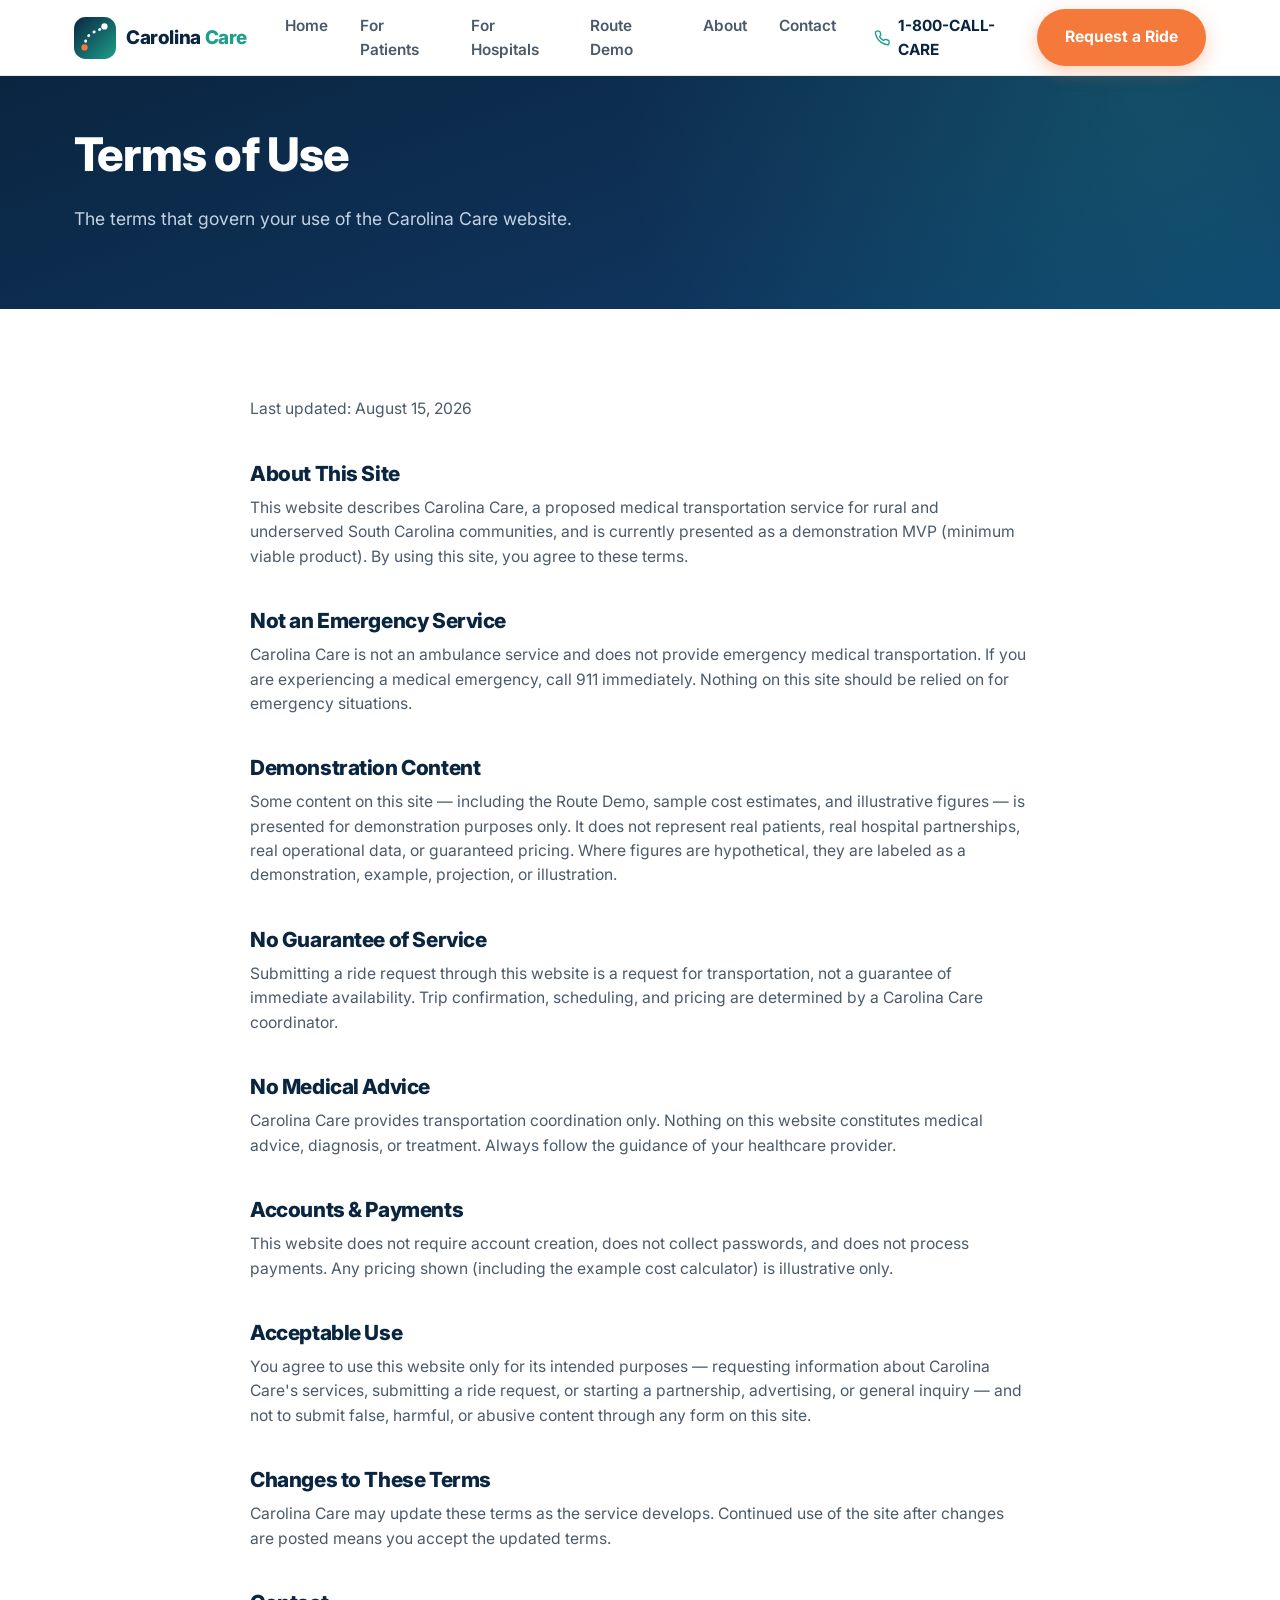
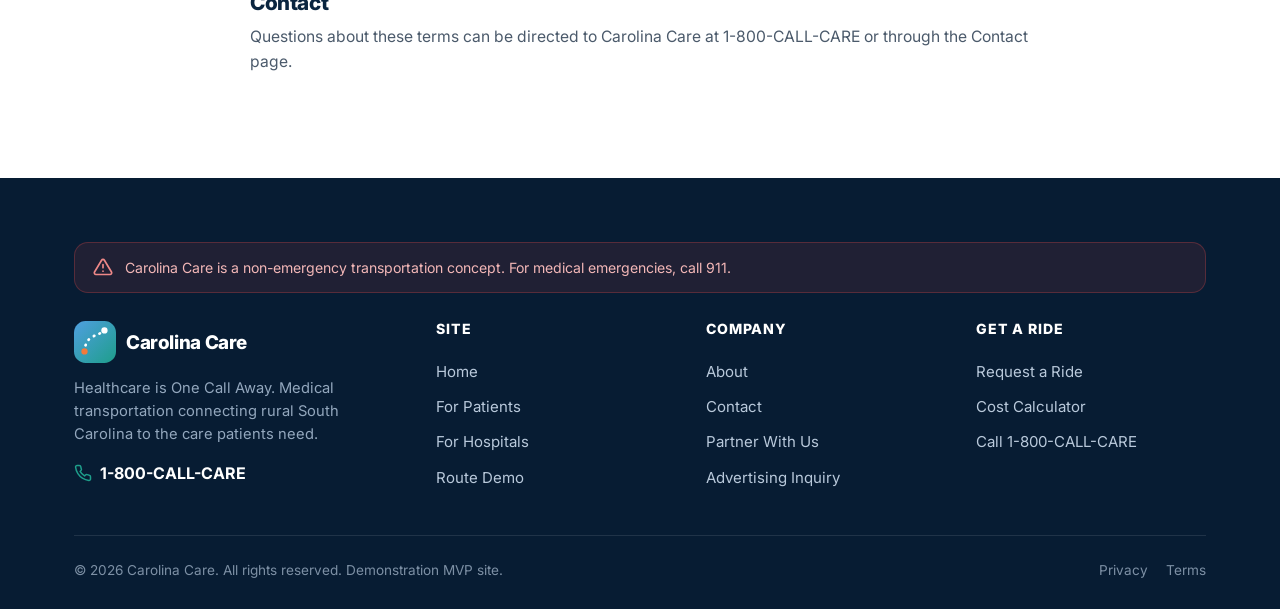
<file: terms.html>
<!DOCTYPE html>
<html lang="en">
<head>
<meta charset="UTF-8" />
<meta name="viewport" content="width=device-width, initial-scale=1.0" />
<title>Terms of Use | Carolina Care</title>
<meta name="description" content="Terms of use for the Carolina Care website and demonstration MVP." />
<link rel="icon" type="image/svg+xml" href="assets/img/favicon.svg" />
<link rel="preconnect" href="https://fonts.googleapis.com" />
<link rel="preconnect" href="https://fonts.gstatic.com" crossorigin />
<link href="https://fonts.googleapis.com/css2?family=Inter:wght@400;500;600;700;800&display=swap" rel="stylesheet" />
<link rel="stylesheet" href="assets/css/styles.css" />
</head>
<body>
<a class="skip-link" href="#main">Skip to main content</a>

<header class="site-header">
  <div class="container header-inner">
    <a class="brand" href="index.html" aria-label="Carolina Care home">
      <svg class="brand-logo" viewBox="0 0 40 40" fill="none" xmlns="http://www.w3.org/2000/svg" aria-hidden="true">
        <defs><linearGradient id="logoGrad" x1="0" y1="0" x2="40" y2="40" gradientUnits="userSpaceOnUse"><stop stop-color="#0A2540"/><stop offset="1" stop-color="#1E9E8B"/></linearGradient></defs>
        <rect width="40" height="40" rx="11" fill="url(#logoGrad)"/>
        <path d="M10 29C10 29 10 20 16 16C20.5 13 24 13 29 9" stroke="white" stroke-width="2.6" stroke-linecap="round" stroke-dasharray="0.5 5.5"/>
        <circle cx="10" cy="29" r="3" fill="#F4793A"/>
        <circle cx="29" cy="9" r="3" fill="white"/>
      </svg>
      <span class="brand-text">Carolina <span>Care</span></span>
    </a>
    <nav class="main-nav" aria-label="Primary">
      <ul>
        <li><a href="index.html">Home</a></li>
        <li><a href="patients.html">For Patients</a></li>
        <li><a href="hospitals.html">For Hospitals</a></li>
        <li><a href="route-demo.html">Route Demo</a></li>
        <li><a href="about.html">About</a></li>
        <li><a href="contact.html">Contact</a></li>
      </ul>
    </nav>
    <div class="header-actions">
      <a class="phone-link" href="tel:+18002255227">
        <svg viewBox="0 0 24 24" fill="none" stroke="currentColor" stroke-width="2" stroke-linecap="round" stroke-linejoin="round"><path d="M22 16.92v3a2 2 0 0 1-2.18 2 19.79 19.79 0 0 1-8.63-3.07 19.5 19.5 0 0 1-6-6 19.79 19.79 0 0 1-3.07-8.67A2 2 0 0 1 4.11 2h3a2 2 0 0 1 2 1.72c.13.96.36 1.9.68 2.81a2 2 0 0 1-.45 2.11L8.09 9.91a16 16 0 0 0 6 6l1.27-1.27a2 2 0 0 1 2.11-.45c.9.32 1.85.55 2.81.68A2 2 0 0 1 22 16.92z"/></svg>
        1-800-CALL-CARE
      </a>
      <a class="btn btn-primary" href="patients.html#request">Request a Ride</a>
      <button class="hamburger" id="hamburger" aria-label="Open menu" aria-expanded="false" aria-controls="mobile-menu">
        <span></span><span></span><span></span>
      </button>
    </div>
  </div>
  <div class="mobile-menu" id="mobile-menu">
    <ul>
      <li><a href="index.html">Home</a></li>
      <li><a href="patients.html">For Patients</a></li>
      <li><a href="hospitals.html">For Hospitals</a></li>
      <li><a href="route-demo.html">Route Demo</a></li>
      <li><a href="about.html">About</a></li>
      <li><a href="contact.html">Contact</a></li>
    </ul>
    <a class="mobile-phone" href="tel:+18002255227">
      <svg viewBox="0 0 24 24" fill="none" stroke="currentColor" stroke-width="2" stroke-linecap="round" stroke-linejoin="round"><path d="M22 16.92v3a2 2 0 0 1-2.18 2 19.79 19.79 0 0 1-8.63-3.07 19.5 19.5 0 0 1-6-6 19.79 19.79 0 0 1-3.07-8.67A2 2 0 0 1 4.11 2h3a2 2 0 0 1 2 1.72c.13.96.36 1.9.68 2.81a2 2 0 0 1-.45 2.11L8.09 9.91a16 16 0 0 0 6 6l1.27-1.27a2 2 0 0 1 2.11-.45c.9.32 1.85.55 2.81.68A2 2 0 0 1 22 16.92z"/></svg>
      1-800-CALL-CARE
    </a>
    <a class="btn btn-primary btn-block" href="patients.html#request">Request a Ride</a>
  </div>
</header>

<div class="mobile-cta-bar">
  <a class="call" href="tel:+18002255227">
    <svg viewBox="0 0 24 24" fill="none" stroke="currentColor" stroke-width="2" stroke-linecap="round" stroke-linejoin="round"><path d="M22 16.92v3a2 2 0 0 1-2.18 2 19.79 19.79 0 0 1-8.63-3.07 19.5 19.5 0 0 1-6-6 19.79 19.79 0 0 1-3.07-8.67A2 2 0 0 1 4.11 2h3a2 2 0 0 1 2 1.72c.13.96.36 1.9.68 2.81a2 2 0 0 1-.45 2.11L8.09 9.91a16 16 0 0 0 6 6l1.27-1.27a2 2 0 0 1 2.11-.45c.9.32 1.85.55 2.81.68A2 2 0 0 1 22 16.92z"/></svg>
    Call
  </a>
  <a class="request" href="patients.html#request">
    <svg viewBox="0 0 24 24" fill="none" stroke="currentColor" stroke-width="2" stroke-linecap="round" stroke-linejoin="round"><path d="M3 12h18M3 12l6-6M3 12l6 6"/></svg>
    Request Ride
  </a>
</div>

<main id="main">
  <section class="page-hero" style="padding:52px 0 60px;">
    <div class="container">
      <h1>Terms of Use</h1>
      <p>The terms that govern your use of the Carolina Care website.</p>
    </div>
  </section>

  <section class="section">
    <div class="container">
      <div class="legal-content">
        <p class="legal-updated">Last updated: August 15, 2026</p>

        <h2>About This Site</h2>
        <p>This website describes Carolina Care, a proposed medical transportation service for rural and underserved South Carolina communities, and is currently presented as a demonstration MVP (minimum viable product). By using this site, you agree to these terms.</p>

        <h2>Not an Emergency Service</h2>
        <p>Carolina Care is not an ambulance service and does not provide emergency medical transportation. If you are experiencing a medical emergency, call 911 immediately. Nothing on this site should be relied on for emergency situations.</p>

        <h2>Demonstration Content</h2>
        <p>Some content on this site — including the Route Demo, sample cost estimates, and illustrative figures — is presented for demonstration purposes only. It does not represent real patients, real hospital partnerships, real operational data, or guaranteed pricing. Where figures are hypothetical, they are labeled as a demonstration, example, projection, or illustration.</p>

        <h2>No Guarantee of Service</h2>
        <p>Submitting a ride request through this website is a request for transportation, not a guarantee of immediate availability. Trip confirmation, scheduling, and pricing are determined by a Carolina Care coordinator.</p>

        <h2>No Medical Advice</h2>
        <p>Carolina Care provides transportation coordination only. Nothing on this website constitutes medical advice, diagnosis, or treatment. Always follow the guidance of your healthcare provider.</p>

        <h2>Accounts &amp; Payments</h2>
        <p>This website does not require account creation, does not collect passwords, and does not process payments. Any pricing shown (including the example cost calculator) is illustrative only.</p>

        <h2>Acceptable Use</h2>
        <p>You agree to use this website only for its intended purposes — requesting information about Carolina Care's services, submitting a ride request, or starting a partnership, advertising, or general inquiry — and not to submit false, harmful, or abusive content through any form on this site.</p>

        <h2>Changes to These Terms</h2>
        <p>Carolina Care may update these terms as the service develops. Continued use of the site after changes are posted means you accept the updated terms.</p>

        <h2>Contact</h2>
        <p>Questions about these terms can be directed to Carolina Care at 1-800-CALL-CARE or through the <a href="contact.html">Contact page</a>.</p>
      </div>
    </div>
  </section>
</main>

<footer class="site-footer">
  <div class="container">
    <div class="footer-emergency">
      <svg viewBox="0 0 24 24" fill="none" stroke="currentColor" stroke-width="2" stroke-linecap="round" stroke-linejoin="round" aria-hidden="true"><path d="M10.29 3.86L1.82 18a2 2 0 0 0 1.71 3h16.94a2 2 0 0 0 1.71-3L13.71 3.86a2 2 0 0 0-3.42 0z"/><path d="M12 9v4M12 17h.01"/></svg>
      Carolina Care is a non-emergency transportation concept. For medical emergencies, call 911.
    </div>
    <div class="footer-grid">
      <div class="footer-brand">
        <a class="brand" href="index.html" aria-label="Carolina Care home">
          <svg class="brand-logo" viewBox="0 0 40 40" fill="none" xmlns="http://www.w3.org/2000/svg" aria-hidden="true">
            <defs><linearGradient id="logoGradFooter" x1="0" y1="0" x2="40" y2="40" gradientUnits="userSpaceOnUse"><stop stop-color="#4f9fe0"/><stop offset="1" stop-color="#1e9e8b"/></linearGradient></defs>
            <rect width="40" height="40" rx="11" fill="url(#logoGradFooter)"/>
            <path d="M10 29C10 29 10 20 16 16C20.5 13 24 13 29 9" stroke="white" stroke-width="2.6" stroke-linecap="round" stroke-dasharray="0.5 5.5"/>
            <circle cx="10" cy="29" r="3" fill="#f4793a"/>
            <circle cx="29" cy="9" r="3" fill="white"/>
          </svg>
          <span class="brand-text">Carolina Care</span>
        </a>
        <p>Healthcare is One Call Away. Medical transportation connecting rural South Carolina to the care patients need.</p>
        <a class="footer-phone" href="tel:+18002255227">
          <svg viewBox="0 0 24 24" fill="none" stroke="currentColor" stroke-width="2" stroke-linecap="round" stroke-linejoin="round" aria-hidden="true"><path d="M22 16.92v3a2 2 0 0 1-2.18 2 19.79 19.79 0 0 1-8.63-3.07 19.5 19.5 0 0 1-6-6 19.79 19.79 0 0 1-3.07-8.67A2 2 0 0 1 4.11 2h3a2 2 0 0 1 2 1.72c.13.96.36 1.9.68 2.81a2 2 0 0 1-.45 2.11L8.09 9.91a16 16 0 0 0 6 6l1.27-1.27a2 2 0 0 1 2.11-.45c.9.32 1.85.55 2.81.68A2 2 0 0 1 22 16.92z"/></svg>
          1-800-CALL-CARE
        </a>
      </div>
      <div class="footer-col">
        <h4>Site</h4>
        <a href="index.html">Home</a>
        <a href="patients.html">For Patients</a>
        <a href="hospitals.html">For Hospitals</a>
        <a href="route-demo.html">Route Demo</a>
      </div>
      <div class="footer-col">
        <h4>Company</h4>
        <a href="about.html">About</a>
        <a href="contact.html">Contact</a>
        <a href="hospitals.html#partner">Partner With Us</a>
        <a href="contact.html#advertising">Advertising Inquiry</a>
      </div>
      <div class="footer-col">
        <h4>Get a Ride</h4>
        <a href="patients.html#request">Request a Ride</a>
        <a href="patients.html#calculator">Cost Calculator</a>
        <a href="tel:+18002255227">Call 1-800-CALL-CARE</a>
      </div>
    </div>
    <div class="footer-bottom">
      <span>&copy; <span data-year></span> Carolina Care. All rights reserved. Demonstration MVP site.</span>
      <div class="legal-links">
        <a href="privacy.html">Privacy</a>
        <a href="terms.html">Terms</a>
      </div>
    </div>
  </div>
</footer>

<script src="assets/js/main.js"></script>
</body>
</html>
</file>
<file: assets/css/styles.css>
/* =========================================================
   Carolina Care — Design System & Site Styles
   ========================================================= */

:root {
  /* Brand colors */
  --navy: #0a2540;
  --navy-2: #0f3259;
  --navy-tint: #123a63;
  --blue: #4f9fe0;
  --blue-soft: #eaf3fc;
  --teal: #1e9e8b;
  --teal-tint: #e6f6f3;
  --accent: #f4793a;
  --accent-dark: #d9601f;
  --accent-tint: #fef0e7;

  --bg: #ffffff;
  --bg-alt: #f6f9fc;
  --bg-dark: #071c33;
  --text: #101b2d;
  --text-muted: #4b5a6b;
  --text-soft: #6c7a8c;
  --border: #e2e8f0;
  --border-strong: #cbd6e3;
  --success: #1e9e8b;
  --success-bg: #e6f6f3;
  --error: #d64545;
  --error-bg: #fdecec;
  --white: #ffffff;

  --radius-sm: 8px;
  --radius-md: 14px;
  --radius-lg: 22px;
  --radius-pill: 999px;

  --shadow-sm: 0 1px 3px rgba(10, 37, 64, 0.08), 0 1px 2px rgba(10, 37, 64, 0.05);
  --shadow-md: 0 8px 24px rgba(10, 37, 64, 0.10);
  --shadow-lg: 0 20px 48px rgba(10, 37, 64, 0.16);

  --container: 1180px;
  --header-h: 76px;

  --ease: cubic-bezier(0.22, 1, 0.36, 1);
  --font: "Inter", -apple-system, BlinkMacSystemFont, "Segoe UI", Roboto, Helvetica, Arial, sans-serif;
}

/* ---------- Reset ---------- */
*, *::before, *::after { box-sizing: border-box; }
html { scroll-behavior: smooth; -webkit-text-size-adjust: 100%; }
body {
  margin: 0;
  font-family: var(--font);
  color: var(--text);
  background: var(--bg);
  line-height: 1.55;
  -webkit-font-smoothing: antialiased;
  padding-bottom: 0;
}
img, svg { max-width: 100%; display: block; }
a { color: inherit; text-decoration: none; }
ul { margin: 0; padding: 0; list-style: none; }
button { font-family: inherit; cursor: pointer; }
h1, h2, h3, h4 { margin: 0 0 0.5em; font-weight: 800; letter-spacing: -0.02em; color: var(--navy); line-height: 1.15; }
p { margin: 0 0 1em; color: var(--text-muted); }
input, textarea, select { font-family: inherit; font-size: 1rem; }

.skip-link {
  position: absolute;
  left: 12px;
  top: -60px;
  background: var(--navy);
  color: #fff;
  padding: 12px 18px;
  border-radius: var(--radius-sm);
  font-weight: 700;
  z-index: 999;
  transition: top 0.2s ease;
}
.skip-link:focus { top: 12px; }

:focus-visible {
  outline: 3px solid var(--blue);
  outline-offset: 2px;
  border-radius: 4px;
}

section[id] { scroll-margin-top: calc(var(--header-h) + 14px); }

.container { max-width: var(--container); margin: 0 auto; padding: 0 24px; }
.section { padding: 88px 0; }
.section-alt { background: var(--bg-alt); }
.section-dark { background: var(--navy); color: #fff; }
.section-dark h2, .section-dark h3, .section-dark p { color: #fff; }
.section-dark .eyebrow { color: var(--blue); }

@media (max-width: 900px) { .section { padding: 64px 0; } }
@media (max-width: 560px) { .section { padding: 48px 0; } }

.eyebrow {
  display: inline-block;
  font-size: 0.78rem;
  font-weight: 700;
  letter-spacing: 0.08em;
  text-transform: uppercase;
  color: var(--teal);
  background: var(--teal-tint);
  padding: 6px 14px;
  border-radius: var(--radius-pill);
  margin-bottom: 16px;
}

.section-head { max-width: 680px; margin: 0 auto 48px; text-align: center; }
.section-head h2 { font-size: clamp(1.7rem, 3vw, 2.4rem); }
.section-head p { font-size: 1.08rem; }
.section-head.left { margin-left: 0; text-align: left; }

/* ---------- Buttons ---------- */
.btn {
  display: inline-flex;
  align-items: center;
  justify-content: center;
  gap: 8px;
  padding: 14px 26px;
  border-radius: var(--radius-pill);
  font-weight: 700;
  font-size: 0.98rem;
  border: 2px solid transparent;
  transition: transform 0.25s var(--ease), box-shadow 0.25s var(--ease), background 0.2s ease, color 0.2s ease, border-color 0.2s ease;
  white-space: nowrap;
}
.btn svg { width: 18px; height: 18px; flex-shrink: 0; }
.btn-primary { background: var(--accent); color: #fff; box-shadow: 0 6px 18px rgba(244, 121, 58, 0.35); }
.btn-primary:hover { background: var(--accent-dark); transform: translateY(-2px); box-shadow: 0 10px 24px rgba(244, 121, 58, 0.4); }
.btn-secondary { background: #fff; color: var(--navy); border-color: var(--border-strong); }
.btn-secondary:hover { border-color: var(--navy); transform: translateY(-2px); box-shadow: var(--shadow-md); }
.btn-outline-light { background: transparent; color: #fff; border-color: rgba(255,255,255,0.5); }
.btn-outline-light:hover { background: rgba(255,255,255,0.12); border-color: #fff; transform: translateY(-2px); }
.btn-teal { background: var(--teal); color: #fff; box-shadow: 0 6px 18px rgba(30, 158, 139, 0.3); }
.btn-teal:hover { background: #187f70; transform: translateY(-2px); }
.btn-ghost { background: transparent; color: var(--navy); border-color: transparent; padding: 10px 4px; }
.btn-ghost:hover { color: var(--teal); }
.btn-block { width: 100%; }
.btn-lg { padding: 16px 32px; font-size: 1.05rem; }
.btn:disabled { opacity: 0.6; cursor: not-allowed; transform: none !important; }

.link-arrow { display: inline-flex; align-items: center; gap: 6px; font-weight: 700; color: var(--teal); transition: gap 0.2s var(--ease); }
.link-arrow:hover { gap: 10px; }

/* ---------- Header ---------- */
.site-header {
  position: sticky;
  top: 0;
  z-index: 200;
  background: rgba(255, 255, 255, 0.92);
  backdrop-filter: saturate(180%) blur(12px);
  border-bottom: 1px solid var(--border);
  height: var(--header-h);
  display: flex;
  align-items: center;
  transition: box-shadow 0.3s ease;
}
.site-header.scrolled { box-shadow: 0 4px 20px rgba(10,37,64,0.08); }
.header-inner { display: flex; align-items: center; justify-content: space-between; gap: 24px; }

.brand { display: flex; align-items: center; gap: 10px; flex-shrink: 0; }
.brand-logo { width: 42px; height: 42px; }
.brand-text { font-weight: 800; font-size: 1.18rem; color: var(--navy); letter-spacing: -0.02em; }
.brand-text span { color: var(--teal); }

.main-nav ul { display: flex; gap: 4px; }
.main-nav a {
  display: inline-block;
  padding: 10px 14px;
  border-radius: var(--radius-pill);
  font-weight: 600;
  font-size: 0.96rem;
  color: var(--text-muted);
  transition: background 0.2s ease, color 0.2s ease;
}
.main-nav a:hover { color: var(--navy); background: var(--bg-alt); }
.main-nav a[aria-current="page"] { color: var(--navy); background: var(--blue-soft); }

.header-actions { display: flex; align-items: center; gap: 14px; }
.phone-link { display: flex; align-items: center; gap: 7px; font-weight: 700; color: var(--navy); font-size: 0.96rem; }
.phone-link svg { width: 18px; height: 18px; color: var(--teal); }
.phone-link:hover { color: var(--teal); }

.hamburger {
  display: none;
  flex-direction: column;
  justify-content: center;
  gap: 5px;
  width: 44px;
  height: 44px;
  background: transparent;
  border: 1px solid var(--border-strong);
  border-radius: var(--radius-sm);
}
.hamburger span { display: block; width: 20px; height: 2px; background: var(--navy); margin: 0 auto; transition: transform 0.3s var(--ease), opacity 0.3s ease; }
.hamburger[aria-expanded="true"] span:nth-child(1) { transform: translateY(7px) rotate(45deg); }
.hamburger[aria-expanded="true"] span:nth-child(2) { opacity: 0; }
.hamburger[aria-expanded="true"] span:nth-child(3) { transform: translateY(-7px) rotate(-45deg); }

.mobile-menu {
  position: fixed;
  inset: var(--header-h) 0 0 0;
  background: #fff;
  z-index: 190;
  transform: translateX(100%);
  transition: transform 0.35s var(--ease);
  overflow-y: auto;
  padding: 28px 24px 40px;
}
.mobile-menu.open { transform: translateX(0); }
.mobile-menu ul { display: flex; flex-direction: column; gap: 4px; margin-bottom: 24px; }
.mobile-menu a { display: block; padding: 16px 12px; font-size: 1.15rem; font-weight: 700; color: var(--navy); border-bottom: 1px solid var(--border); }
.mobile-menu .mobile-phone { display: flex; align-items: center; gap: 10px; font-weight: 800; font-size: 1.2rem; color: var(--navy); padding: 16px 12px; }
.mobile-menu .mobile-phone svg { width: 22px; height: 22px; color: var(--teal); }
.mobile-menu .btn { margin-top: 12px; }

@media (max-width: 980px) {
  .main-nav, .header-actions .phone-link, .header-actions .btn-primary { display: none; }
  .hamburger { display: flex; }
}

/* ---------- Mobile sticky CTA bar ---------- */
.mobile-cta-bar {
  display: none;
  position: fixed;
  bottom: 0; left: 0; right: 0;
  z-index: 180;
  background: #fff;
  border-top: 1px solid var(--border);
  box-shadow: 0 -8px 24px rgba(10,37,64,0.12);
  padding: 10px 14px calc(10px + env(safe-area-inset-bottom));
  gap: 10px;
}
.mobile-cta-bar a {
  flex: 1;
  display: flex;
  align-items: center;
  justify-content: center;
  gap: 8px;
  padding: 13px;
  border-radius: var(--radius-pill);
  font-weight: 700;
  font-size: 0.95rem;
}
.mobile-cta-bar a svg { width: 18px; height: 18px; }
.mobile-cta-bar .call { background: var(--navy); color: #fff; }
.mobile-cta-bar .request { background: var(--accent); color: #fff; }

@media (max-width: 720px) {
  .mobile-cta-bar { display: flex; }
  body { padding-bottom: 74px; }
}

/* ---------- Hero ---------- */
.hero {
  position: relative;
  overflow: hidden;
  background: linear-gradient(160deg, var(--navy) 0%, var(--navy-2) 55%, #0d3f6e 100%);
  color: #fff;
  padding: 76px 0 100px;
}
.hero::before {
  content: "";
  position: absolute;
  inset: 0;
  background-image: radial-gradient(circle at 15% 20%, rgba(79,159,224,0.25), transparent 45%),
                     radial-gradient(circle at 85% 80%, rgba(30,158,139,0.22), transparent 50%);
  pointer-events: none;
}
.hero-grid { position: relative; display: grid; grid-template-columns: 1.05fr 0.95fr; gap: 56px; align-items: center; }
.hero h1 { color: #fff; font-size: clamp(2.3rem, 4.4vw, 3.6rem); margin-bottom: 20px; }
.hero .hero-sub { font-size: 1.2rem; color: #cfe1f4; margin-bottom: 16px; font-weight: 600; }
.hero p.hero-body { color: #b9c9db; font-size: 1.05rem; max-width: 540px; margin-bottom: 32px; }
.hero-actions { display: flex; flex-wrap: wrap; gap: 14px; margin-bottom: 20px; }
.hero-tertiary { display: inline-flex; align-items: center; gap: 8px; color: #cfe1f4; font-weight: 700; margin-top: 6px; }
.hero-tertiary svg { width: 18px; height: 18px; transition: transform 0.2s var(--ease); }
.hero-tertiary:hover svg { transform: translateY(3px); }

.page-hero {
  background: linear-gradient(160deg, var(--navy) 0%, var(--navy-2) 60%, #0d3f6e 100%);
  color: #fff;
  padding: 68px 0 84px;
  position: relative;
  overflow: hidden;
}
.page-hero::before {
  content: "";
  position: absolute; inset: 0;
  background-image: radial-gradient(circle at 90% 10%, rgba(30,158,139,0.25), transparent 45%);
}
.page-hero .container { position: relative; }
.page-hero h1 { color: #fff; font-size: clamp(2rem, 4vw, 2.9rem); max-width: 720px; }
.page-hero p { color: #c3d3e5; font-size: 1.1rem; max-width: 620px; }
.page-hero .hero-actions { margin-top: 26px; }

/* ---------- Hero visual (SVG scene) ---------- */
.hero-visual { position: relative; }
.hero-scene { border-radius: var(--radius-lg); overflow: hidden; box-shadow: var(--shadow-lg); background: linear-gradient(180deg, #dff0fb 0%, #f3f9ff 60%); border: 1px solid rgba(255,255,255,0.15); }
.hero-scene svg { width: 100%; height: auto; display: block; }
.route-dash { stroke-dasharray: 8 8; animation: dashmove 2.4s linear infinite; }
@keyframes dashmove { to { stroke-dashoffset: -160; } }
.van-float { animation: vanfloat 3.2s ease-in-out infinite; }
@keyframes vanfloat { 0%,100% { transform: translateY(0); } 50% { transform: translateY(-4px); } }
.pulse-dot { animation: pulse 2.2s ease-in-out infinite; transform-origin: center; }
@keyframes pulse { 0% { transform: scale(0.8); opacity: 0.9; } 70% { transform: scale(1.9); opacity: 0; } 100% { opacity: 0; } }
.cloud-drift { animation: clouddrift 18s linear infinite; }
@keyframes clouddrift { from { transform: translateX(-10px); } to { transform: translateX(10px); } }

@media (max-width: 980px) {
  .hero-grid { grid-template-columns: 1fr; }
  .hero { padding: 48px 0 64px; text-align: left; }
}

/* ---------- Quick explanation ---------- */
.trio-grid { display: grid; grid-template-columns: repeat(3, 1fr); gap: 28px; }
.trio-card { background: #fff; border: 1px solid var(--border); border-radius: var(--radius-lg); padding: 32px 26px; box-shadow: var(--shadow-sm); transition: transform 0.3s var(--ease), box-shadow 0.3s var(--ease); }
.trio-card:hover { transform: translateY(-6px); box-shadow: var(--shadow-md); }
.icon-badge { width: 56px; height: 56px; border-radius: 16px; display: flex; align-items: center; justify-content: center; margin-bottom: 18px; }
.icon-badge svg { width: 28px; height: 28px; }
.icon-badge.navy { background: var(--blue-soft); color: var(--navy); }
.icon-badge.teal { background: var(--teal-tint); color: var(--teal); }
.icon-badge.accent { background: var(--accent-tint); color: var(--accent-dark); }
.trio-card h3 { font-size: 1.2rem; }
.trio-card p { margin-bottom: 0; }

@media (max-width: 900px) { .trio-grid { grid-template-columns: 1fr; } }

/* ---------- How it works ---------- */
.steps-grid { display: grid; grid-template-columns: repeat(4, 1fr); gap: 24px; counter-reset: step; }
.step-card { position: relative; background: #fff; border: 1px solid var(--border); border-radius: var(--radius-lg); padding: 30px 24px 26px; box-shadow: var(--shadow-sm); transition: transform 0.3s var(--ease), box-shadow 0.3s var(--ease); }
.step-card:hover { transform: translateY(-6px); box-shadow: var(--shadow-md); }
.step-num { display: inline-flex; align-items: center; justify-content: center; width: 38px; height: 38px; border-radius: 50%; background: var(--navy); color: #fff; font-weight: 800; margin-bottom: 16px; }
.step-card h3 { font-size: 1.08rem; margin-bottom: 8px; }
.step-card p { font-size: 0.96rem; margin-bottom: 0; }
.step-connector { display: none; }

@media (max-width: 980px) { .steps-grid { grid-template-columns: 1fr 1fr; } }
@media (max-width: 620px) { .steps-grid { grid-template-columns: 1fr; } }

/* ---------- Who we serve ---------- */
.serve-grid { display: grid; grid-template-columns: repeat(3, 1fr); gap: 22px; }
.serve-card { background: #fff; border: 1px solid var(--border); border-radius: var(--radius-md); padding: 24px; display: flex; gap: 16px; align-items: flex-start; transition: transform 0.25s var(--ease), box-shadow 0.25s var(--ease); }
.serve-card:hover { transform: translateY(-4px); box-shadow: var(--shadow-md); }
.serve-card .icon-badge { margin-bottom: 0; flex-shrink: 0; width: 46px; height: 46px; border-radius: 12px; }
.serve-card .icon-badge svg { width: 22px; height: 22px; }
.serve-card h4 { font-size: 1rem; margin-bottom: 4px; }
.serve-card p { font-size: 0.92rem; margin-bottom: 0; }

.emergency-note {
  display: flex;
  align-items: center;
  gap: 14px;
  background: var(--error-bg);
  border: 1px solid #f3c6c6;
  border-radius: var(--radius-md);
  padding: 18px 22px;
  margin-top: 32px;
  color: #8a2c2c;
  font-weight: 600;
  font-size: 0.95rem;
}
.emergency-note svg { width: 26px; height: 26px; flex-shrink: 0; color: var(--error); }
.emergency-note strong { color: #7a1f1f; }

@media (max-width: 900px) { .serve-grid { grid-template-columns: 1fr; } }

/* ---------- Route preview ---------- */
.route-preview { display: grid; grid-template-columns: 1fr 1fr; gap: 48px; align-items: center; }
.route-preview-copy p { font-size: 1.05rem; }
.mini-route-card { background: linear-gradient(160deg, #0a2540 0%, #123a63 100%); border-radius: var(--radius-lg); padding: 20px; box-shadow: var(--shadow-lg); }
.mini-route-card svg { width: 100%; }
@media (max-width: 980px) { .route-preview { grid-template-columns: 1fr; } }

/* ---------- Business model ---------- */
.model-grid { display: grid; grid-template-columns: repeat(3, 1fr); gap: 24px; margin-bottom: 44px; }
.model-card { background: #fff; border: 1px solid var(--border); border-radius: var(--radius-lg); padding: 30px 26px; box-shadow: var(--shadow-sm); transition: transform 0.3s var(--ease); }
.model-card:hover { transform: translateY(-6px); }
.model-card h3 { font-size: 1.1rem; }
.model-card p { font-size: 0.95rem; margin-bottom: 0; }

.equation {
  display: flex;
  flex-wrap: wrap;
  align-items: center;
  justify-content: center;
  gap: 14px;
  background: #fff;
  border: 1px solid var(--border);
  border-radius: var(--radius-lg);
  padding: 28px;
  text-align: center;
  box-shadow: var(--shadow-sm);
}
.equation .eq-item { font-weight: 700; color: var(--navy); font-size: 0.98rem; background: var(--bg-alt); padding: 10px 16px; border-radius: var(--radius-pill); }
.equation .eq-plus { color: var(--teal); font-weight: 800; font-size: 1.2rem; }
.equation .eq-arrow-row { flex-basis: 100%; display: flex; justify-content: center; margin: 6px 0; color: var(--text-soft); }
.equation .eq-result { font-weight: 800; color: #fff; background: var(--teal); padding: 12px 22px; border-radius: var(--radius-pill); font-size: 1.02rem; }

@media (max-width: 900px) { .model-grid { grid-template-columns: 1fr; } }

/* ---------- CTA banner ---------- */
.cta-banner {
  background: linear-gradient(135deg, var(--teal) 0%, #167569 100%);
  border-radius: var(--radius-lg);
  padding: 52px 48px;
  color: #fff;
  display: flex;
  align-items: center;
  justify-content: space-between;
  gap: 32px;
  flex-wrap: wrap;
}
.cta-banner h2 { color: #fff; margin-bottom: 8px; font-size: 1.7rem; }
.cta-banner p { color: #d8f2ee; margin-bottom: 0; }
.cta-banner .btn-primary { background: #fff; color: var(--teal); box-shadow: none; }
.cta-banner .btn-primary:hover { background: #f4fbfa; }

@media (max-width: 720px) { .cta-banner { padding: 36px 26px; text-align: center; justify-content: center; } }

/* ---------- Cards / generic grid ---------- */
.card-grid-2 { display: grid; grid-template-columns: 1fr 1fr; gap: 24px; }
.card-grid-3 { display: grid; grid-template-columns: repeat(3, 1fr); gap: 24px; }
@media (max-width: 900px) { .card-grid-2, .card-grid-3 { grid-template-columns: 1fr; } }

.info-card { background: #fff; border: 1px solid var(--border); border-radius: var(--radius-lg); padding: 28px; box-shadow: var(--shadow-sm); }
.info-card h3 { font-size: 1.15rem; }

/* ---------- Flow diagram ---------- */
.flow-diagram { display: flex; flex-direction: column; align-items: center; gap: 0; max-width: 520px; margin: 0 auto; }
.flow-step { background: #fff; border: 1px solid var(--border); border-radius: var(--radius-md); padding: 18px 24px; text-align: center; font-weight: 700; color: var(--navy); box-shadow: var(--shadow-sm); width: 100%; }
.flow-arrow { color: var(--teal); padding: 8px 0; font-size: 1.4rem; }
.flow-diagram.dark .flow-step { background: rgba(255,255,255,0.06); border-color: rgba(255,255,255,0.15); color: #fff; }

.problem-list { display: grid; grid-template-columns: repeat(3, 1fr); gap: 14px; }
.problem-list li { background: #fff; border: 1px solid var(--border); border-radius: var(--radius-md); padding: 16px 18px; font-weight: 600; font-size: 0.94rem; color: var(--navy); display: flex; align-items: center; gap: 10px; }
.problem-list li svg { width: 18px; height: 18px; color: var(--error); flex-shrink: 0; }
@media (max-width: 900px) { .problem-list { grid-template-columns: 1fr 1fr; } }
@media (max-width: 560px) { .problem-list { grid-template-columns: 1fr; } }

/* ---------- Forms ---------- */
.form-card { background: #fff; border: 1px solid var(--border); border-radius: var(--radius-lg); padding: 40px; box-shadow: var(--shadow-md); }
@media (max-width: 640px) { .form-card { padding: 26px 20px; } }

.form-row { display: grid; grid-template-columns: 1fr 1fr; gap: 18px; margin-bottom: 18px; }
.form-row.thirds { grid-template-columns: 1fr 1fr 1fr; }
@media (max-width: 640px) { .form-row, .form-row.thirds { grid-template-columns: 1fr; } }

.field { display: flex; flex-direction: column; gap: 6px; margin-bottom: 18px; }
.field label { font-weight: 700; font-size: 0.9rem; color: var(--navy); }
.field .hint { font-weight: 400; color: var(--text-soft); font-size: 0.82rem; }
.field input, .field select, .field textarea {
  border: 1.5px solid var(--border-strong);
  border-radius: var(--radius-sm);
  padding: 12px 14px;
  color: var(--text);
  background: #fff;
  transition: border-color 0.2s ease, box-shadow 0.2s ease;
}
.field input:focus, .field select:focus, .field textarea:focus {
  border-color: var(--blue);
  box-shadow: 0 0 0 4px rgba(79,159,224,0.15);
  outline: none;
}
.field textarea { resize: vertical; min-height: 100px; }
.field.error input, .field.error select, .field.error textarea { border-color: var(--error); background: var(--error-bg); }
.field .error-msg { display: none; color: var(--error); font-size: 0.82rem; font-weight: 600; }
.field.error .error-msg { display: block; }
.field-required::after { content: " *"; color: var(--accent); }

.check-row { display: flex; align-items: flex-start; gap: 10px; margin-bottom: 12px; }
.check-row input[type="checkbox"] { width: 20px; height: 20px; margin-top: 2px; accent-color: var(--teal); flex-shrink: 0; }
.check-row label { font-size: 0.94rem; color: var(--text-muted); font-weight: 500; }
.check-grid { display: grid; grid-template-columns: 1fr 1fr; gap: 6px 18px; margin-bottom: 8px; }
@media (max-width: 560px) { .check-grid { grid-template-columns: 1fr; } }

.consent-box { background: var(--bg-alt); border-radius: var(--radius-md); padding: 16px 18px; margin: 20px 0; }
.consent-box .check-row { margin-bottom: 0; }
.consent-box.error { background: var(--error-bg); }

.form-foot { display: flex; align-items: center; gap: 16px; flex-wrap: wrap; margin-top: 8px; }
.form-note { font-size: 0.85rem; color: var(--text-soft); }

.form-success {
  display: none;
  text-align: center;
  padding: 20px 10px 8px;
}
.form-success.show { display: block; animation: popin 0.4s var(--ease); }
.form-success .success-icon {
  width: 68px; height: 68px; border-radius: 50%;
  background: var(--success-bg); color: var(--success);
  display: flex; align-items: center; justify-content: center;
  margin: 0 auto 18px;
}
.form-success .success-icon svg { width: 34px; height: 34px; }
.form-success h3 { font-size: 1.3rem; }
@keyframes popin { from { opacity: 0; transform: scale(0.92) translateY(8px); } to { opacity: 1; transform: scale(1) translateY(0); } }

form.submitted-hide { display: none; }

.spinner { width: 18px; height: 18px; border: 2.5px solid rgba(255,255,255,0.4); border-top-color: #fff; border-radius: 50%; animation: spin 0.7s linear infinite; display: none; }
.btn.loading .spinner { display: inline-block; }
.btn.loading .btn-label { opacity: 0.85; }
@keyframes spin { to { transform: rotate(360deg); } }

/* ---------- Calculator ---------- */
.calc-wrap { display: grid; grid-template-columns: 1fr 1fr; gap: 40px; align-items: start; }
.calc-result {
  background: linear-gradient(160deg, var(--navy) 0%, var(--navy-2) 100%);
  border-radius: var(--radius-lg);
  padding: 34px;
  color: #fff;
  position: sticky;
  top: calc(var(--header-h) + 20px);
}
.calc-result .tier-label { font-size: 0.85rem; text-transform: uppercase; letter-spacing: 0.06em; color: var(--blue); font-weight: 700; margin-bottom: 10px; }
.calc-result .tier-amount { font-size: 2.6rem; font-weight: 800; margin-bottom: 6px; color: #fff; }
.calc-result .tier-desc { color: #c3d3e5; font-size: 0.95rem; margin-bottom: 22px; }
.calc-disclaimer { font-size: 0.82rem; color: #9fb4cb; border-top: 1px solid rgba(255,255,255,0.15); padding-top: 16px; margin-bottom: 20px; }
@media (max-width: 900px) { .calc-wrap { grid-template-columns: 1fr; } .calc-result { position: static; } }

/* ---------- Route Demo page ---------- */
.demo-badge {
  display: inline-flex; align-items: center; gap: 8px;
  background: rgba(244,121,58,0.15); color: #ffb98c;
  padding: 7px 16px; border-radius: var(--radius-pill);
  font-weight: 700; font-size: 0.8rem; text-transform: uppercase; letter-spacing: 0.06em;
  margin-bottom: 18px;
}
.demo-badge svg { width: 14px; height: 14px; }

.route-demo-wrap { display: grid; grid-template-columns: 1.6fr 1fr; gap: 28px; align-items: start; }
@media (max-width: 1080px) { .route-demo-wrap { grid-template-columns: 1fr; } }

.route-stage {
  background: linear-gradient(180deg, #cfe8fb 0%, #eaf5fd 55%, #f6fbfe 100%);
  border-radius: var(--radius-lg);
  border: 1px solid var(--border);
  box-shadow: var(--shadow-lg);
  padding: 20px;
  position: relative;
  overflow: hidden;
}
.route-stage svg { width: 100%; height: auto; display: block; }
.route-controls { display: flex; flex-wrap: wrap; gap: 12px; margin-top: 20px; }

.status-panel {
  background: #fff;
  border: 1px solid var(--border);
  border-radius: var(--radius-lg);
  padding: 26px;
  box-shadow: var(--shadow-sm);
}
.status-panel h3 { font-size: 1.05rem; margin-bottom: 18px; display: flex; align-items: center; gap: 10px; }
.status-dot { width: 10px; height: 10px; border-radius: 50%; background: var(--text-soft); flex-shrink: 0; }
.status-dot.live { background: var(--teal); animation: pulse2 1.4s ease-in-out infinite; }
@keyframes pulse2 { 0%,100% { opacity: 1; } 50% { opacity: 0.4; } }
.status-row { display: flex; justify-content: space-between; align-items: center; padding: 12px 0; border-bottom: 1px solid var(--border); font-size: 0.92rem; }
.status-row:last-of-type { border-bottom: none; }
.status-row .label { color: var(--text-soft); font-weight: 600; }
.status-row .value { color: var(--navy); font-weight: 700; text-align: right; }
.story-box { margin-top: 18px; background: var(--bg-alt); border-radius: var(--radius-md); padding: 16px 18px; min-height: 64px; display: flex; align-items: center; }
.story-box p { margin: 0; font-size: 0.92rem; color: var(--navy); font-weight: 500; }
.route-map-label { font-weight: 700; font-size: 12.5px; color: var(--navy); background: rgba(255,255,255,0.95); padding: 6px 12px; border-radius: 999px; box-shadow: 0 2px 8px rgba(10,37,64,0.18); display: inline-block; white-space: nowrap; font-family: "Inter", sans-serif; }
.map-label-toggle { opacity: 0; transition: opacity 0.4s ease; }
.map-label-toggle.show { opacity: 1; }

/* ---------- About page ---------- */
.pillar-grid { display: grid; grid-template-columns: repeat(3, 1fr); gap: 24px; }
.pillar-card { background: #fff; border: 1px solid var(--border); border-radius: var(--radius-lg); padding: 30px; box-shadow: var(--shadow-sm); }
.pillar-card .eyebrow { margin-bottom: 12px; }
@media (max-width: 900px) { .pillar-grid { grid-template-columns: 1fr; } }

.access-strip { display: flex; align-items: center; gap: 24px; background: var(--blue-soft); border-radius: var(--radius-lg); padding: 30px 34px; flex-wrap: wrap; }
.access-strip .icon-badge { flex-shrink: 0; }
.access-strip h3 { font-size: 1.1rem; margin-bottom: 6px; }
.access-strip p { margin-bottom: 0; }

/* ---------- Contact page ---------- */
.contact-grid { display: grid; grid-template-columns: repeat(3, 1fr); gap: 22px; margin-bottom: 60px; }
.contact-card { background: #fff; border: 1px solid var(--border); border-radius: var(--radius-lg); padding: 30px 26px; text-align: left; box-shadow: var(--shadow-sm); transition: transform 0.3s var(--ease), box-shadow 0.3s var(--ease); display: flex; flex-direction: column; }
.contact-card:hover { transform: translateY(-6px); box-shadow: var(--shadow-md); }
.contact-card h3 { font-size: 1.1rem; }
.contact-card p { flex-grow: 1; }
.contact-card .btn { align-self: flex-start; }
@media (max-width: 900px) { .contact-grid { grid-template-columns: 1fr; } }

/* ---------- Footer ---------- */
.site-footer { background: var(--bg-dark); color: #b9c9db; padding: 64px 0 28px; }
.footer-grid { display: grid; grid-template-columns: 1.4fr 1fr 1fr 1fr; gap: 40px; margin-bottom: 40px; }
.footer-brand .brand-text { color: #fff; }
.footer-brand p { color: #93a7bd; margin-top: 14px; font-size: 0.92rem; max-width: 280px; }
.footer-phone { display: flex; align-items: center; gap: 8px; color: #fff; font-weight: 700; margin-top: 14px; }
.footer-phone svg { width: 18px; height: 18px; color: var(--teal); }
.footer-col h4 { color: #fff; font-size: 0.88rem; text-transform: uppercase; letter-spacing: 0.06em; margin-bottom: 16px; }
.footer-col a { display: block; padding: 6px 0; color: #b9c9db; font-size: 0.94rem; transition: color 0.2s ease; }
.footer-col a:hover { color: #fff; }
.footer-emergency {
  display: flex; align-items: center; gap: 12px;
  background: rgba(214,69,69,0.12); border: 1px solid rgba(214,69,69,0.3);
  border-radius: var(--radius-md); padding: 14px 18px; font-size: 0.88rem; color: #f3b7b7; margin-bottom: 28px;
}
.footer-emergency svg { width: 20px; height: 20px; color: #e88; flex-shrink: 0; }
.footer-bottom { display: flex; justify-content: space-between; align-items: center; flex-wrap: wrap; gap: 12px; border-top: 1px solid rgba(255,255,255,0.1); padding-top: 24px; font-size: 0.85rem; color: #7d90a5; }
.footer-bottom .legal-links { display: flex; gap: 18px; }
.footer-bottom .legal-links a { color: #7d90a5; }
.footer-bottom .legal-links a:hover { color: #fff; }

@media (max-width: 900px) { .footer-grid { grid-template-columns: 1fr 1fr; } }
@media (max-width: 560px) { .footer-grid { grid-template-columns: 1fr; gap: 30px; } .footer-bottom { flex-direction: column; align-items: flex-start; } }

/* ---------- Legal pages ---------- */
.legal-content { max-width: 780px; margin: 0 auto; }
.legal-content h2 { margin-top: 40px; font-size: 1.3rem; }
.legal-content h2:first-child { margin-top: 0; }
.legal-content p, .legal-content li { color: var(--text-muted); font-size: 0.98rem; }
.legal-content ul { list-style: disc; padding-left: 22px; margin-bottom: 1em; }
.legal-content ul li { margin-bottom: 6px; }
.legal-updated { color: var(--text-soft); font-size: 0.88rem; margin-bottom: 36px; }

/* ---------- Reveal animation ---------- */
.reveal { opacity: 0; transform: translateY(24px); transition: opacity 0.7s var(--ease), transform 0.7s var(--ease); }
.reveal.in-view { opacity: 1; transform: translateY(0); }
.reveal-stagger.in-view > * { animation: none; }

@media (prefers-reduced-motion: reduce) {
  html { scroll-behavior: auto; }
  .reveal { opacity: 1; transform: none; transition: none; }
  .route-dash, .van-float, .pulse-dot, .cloud-drift, .status-dot.live { animation: none; }
}

/* ---------- Misc ---------- */
.text-center { text-align: center; }
.mt-24 { margin-top: 24px; }
.badge-row { display: flex; flex-wrap: wrap; gap: 10px; margin-top: 26px; }
.stat-chip { background: rgba(255,255,255,0.08); border: 1px solid rgba(255,255,255,0.15); color: #dce8f5; padding: 8px 16px; border-radius: var(--radius-pill); font-size: 0.85rem; font-weight: 600; }
</file>
